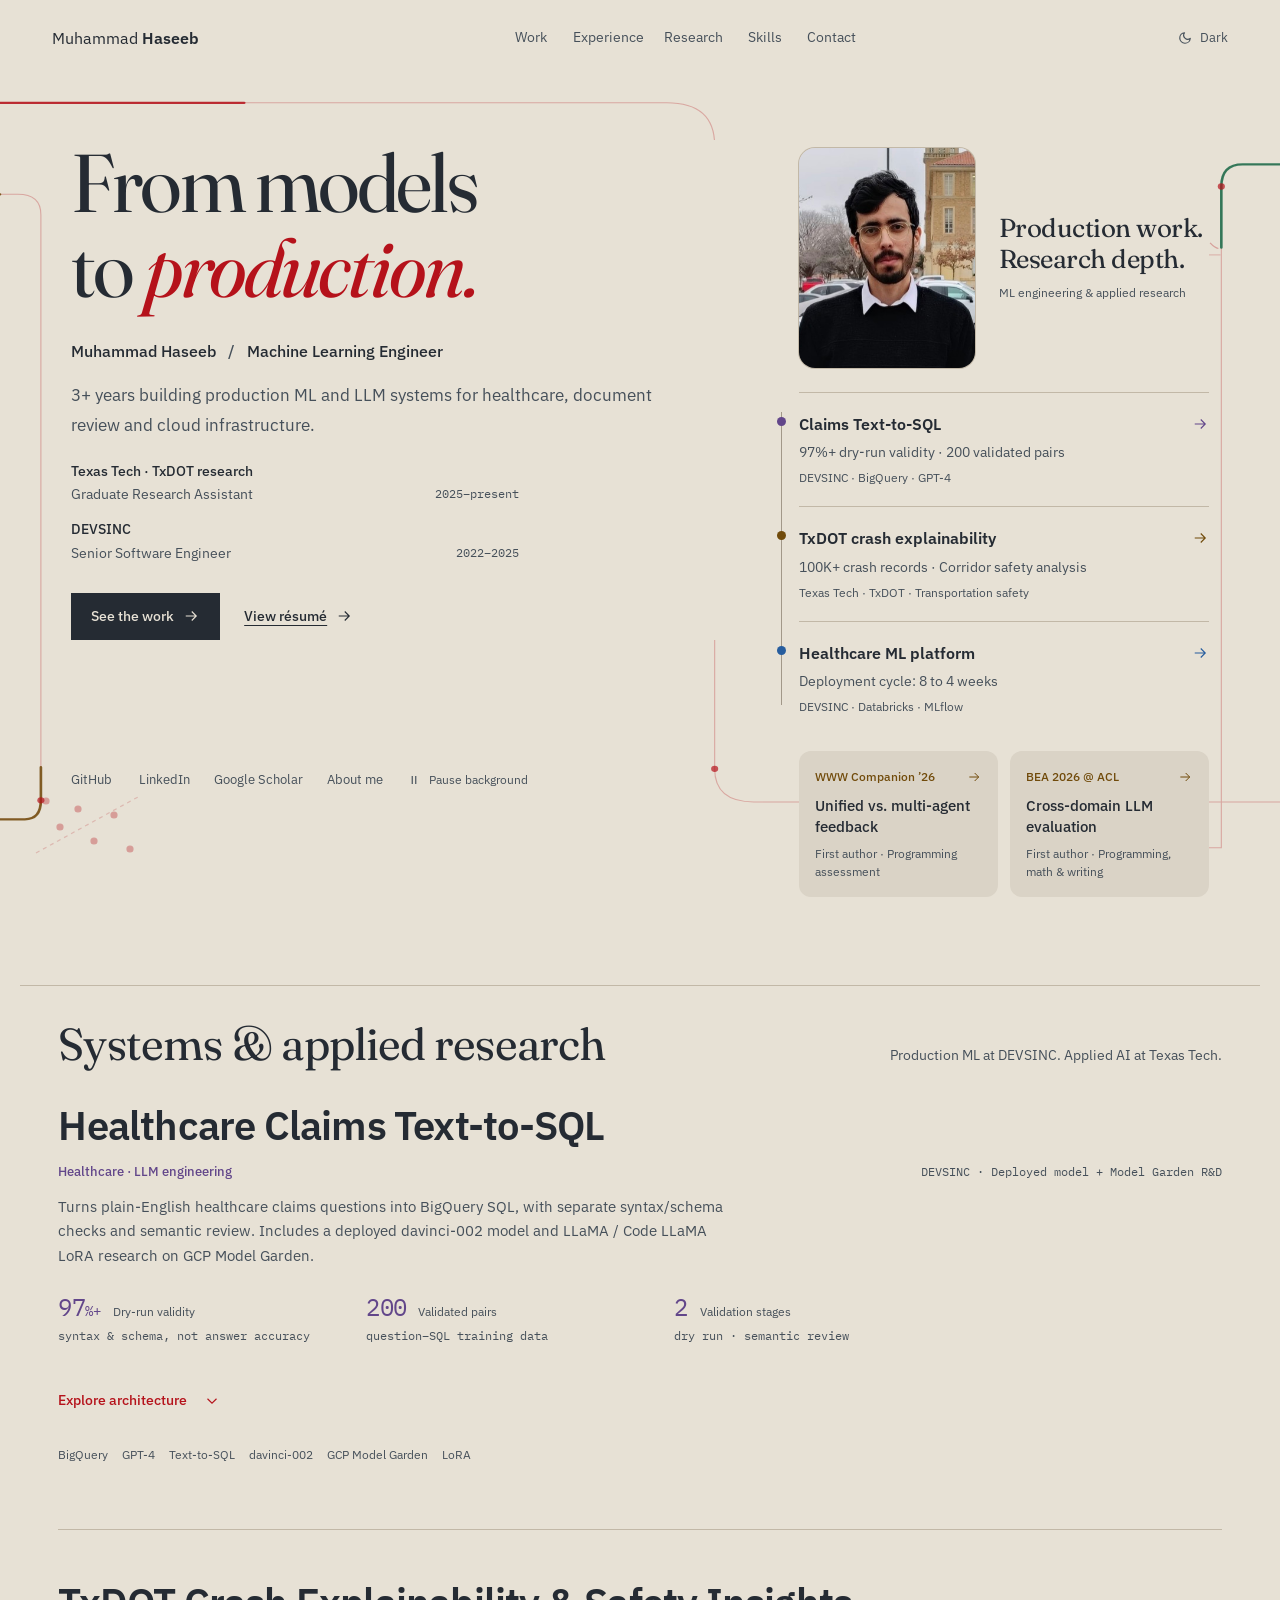
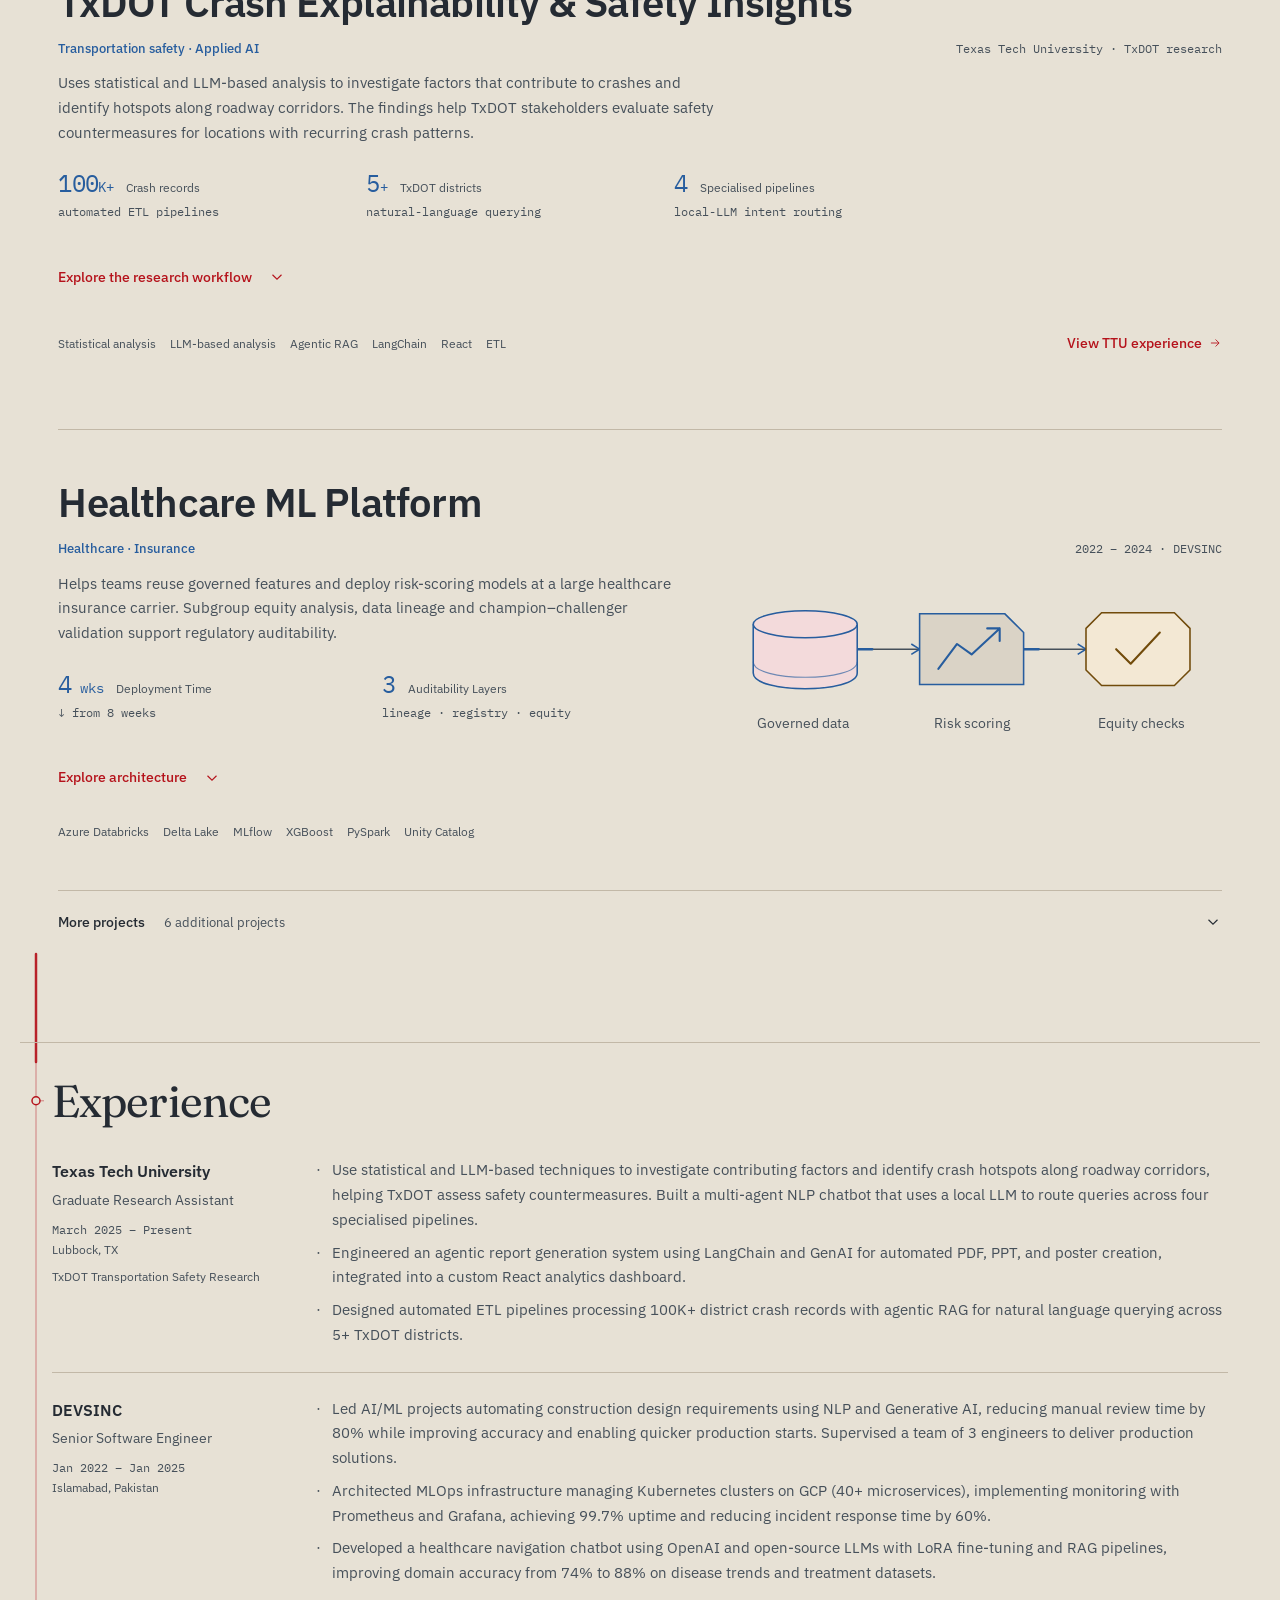
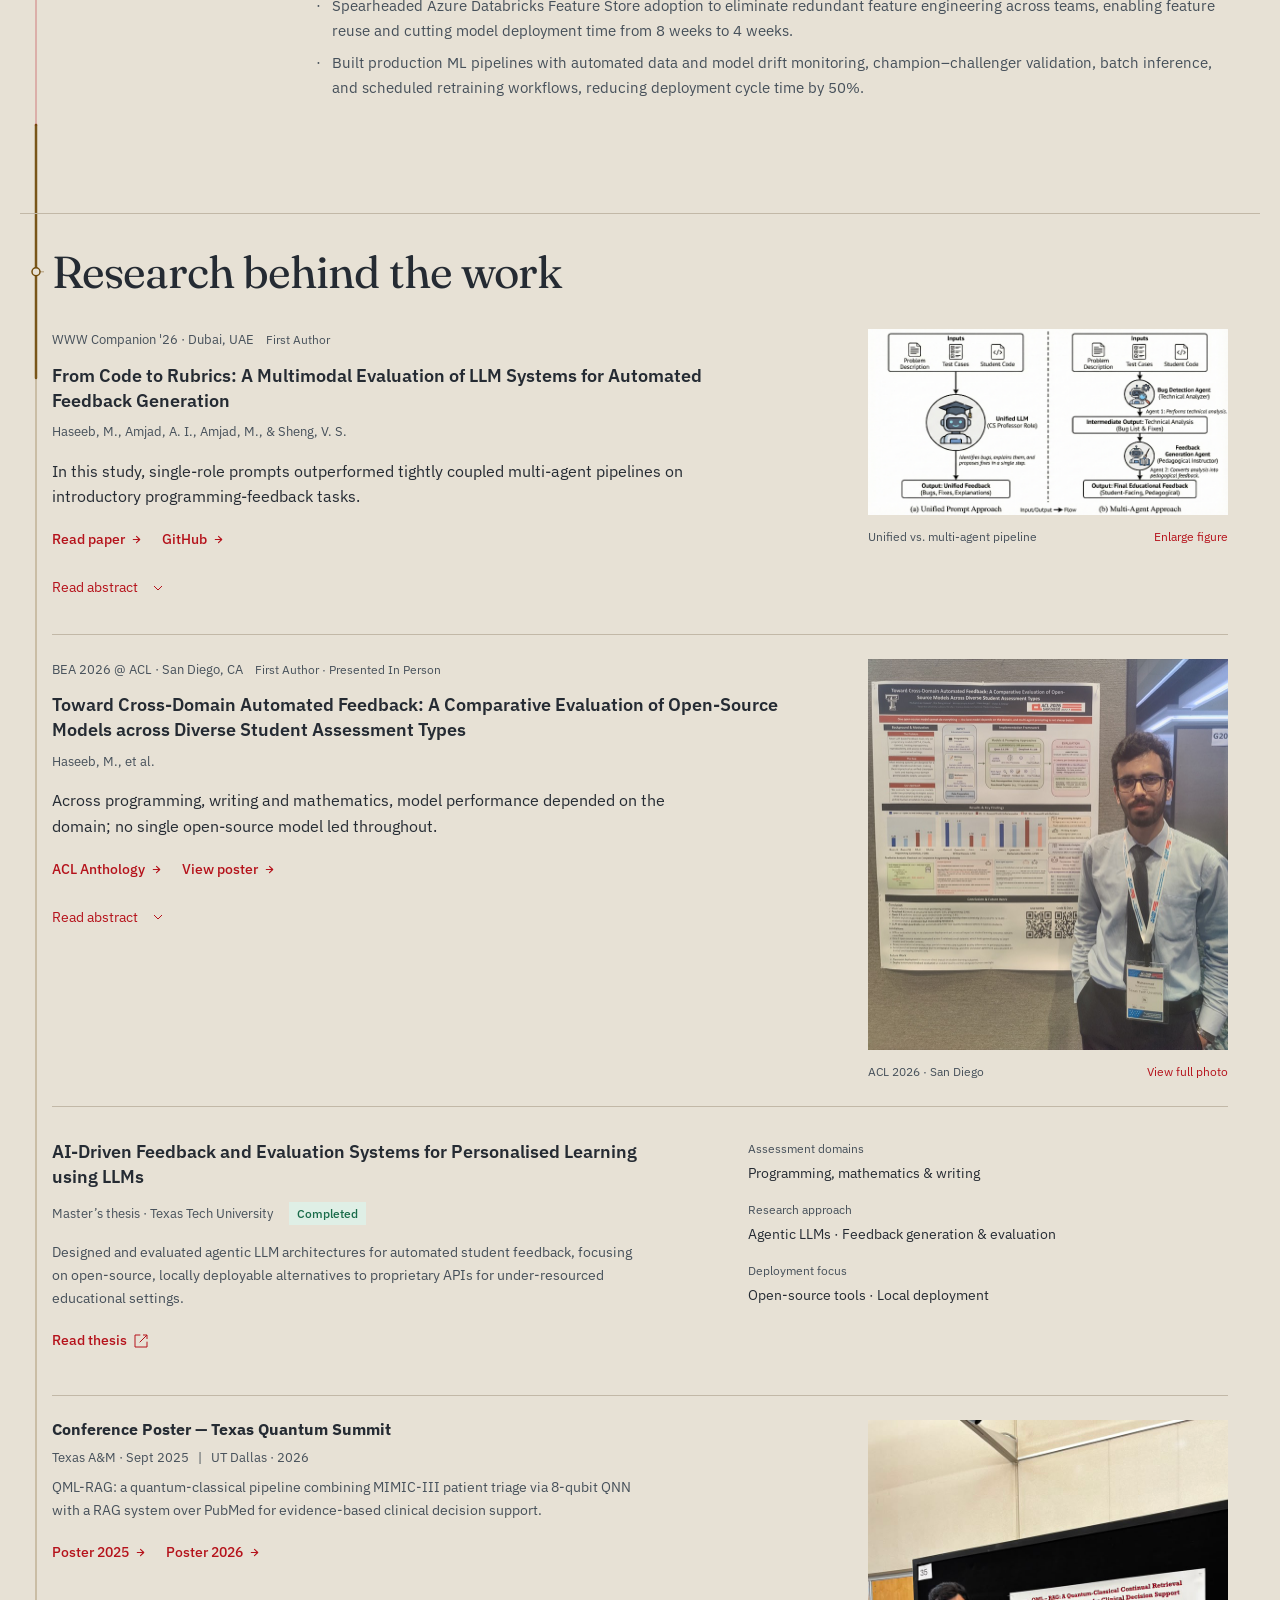
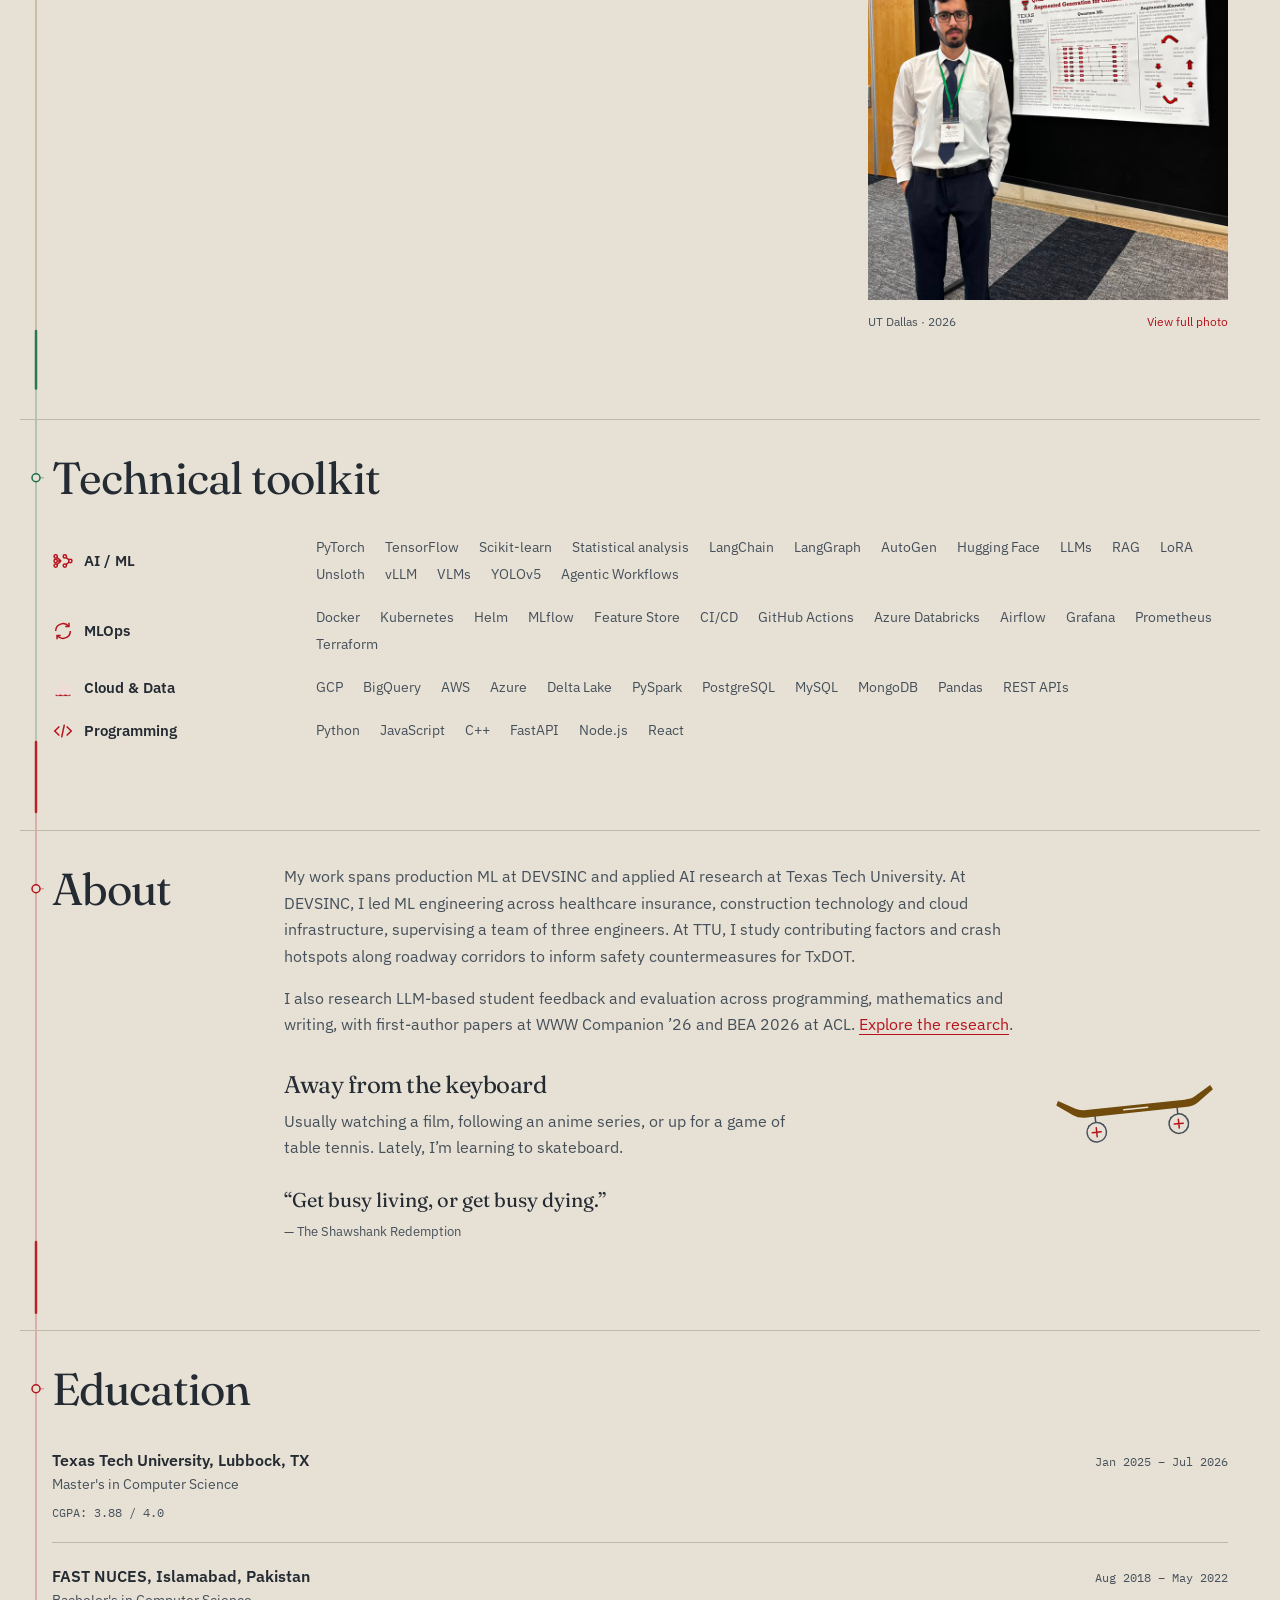
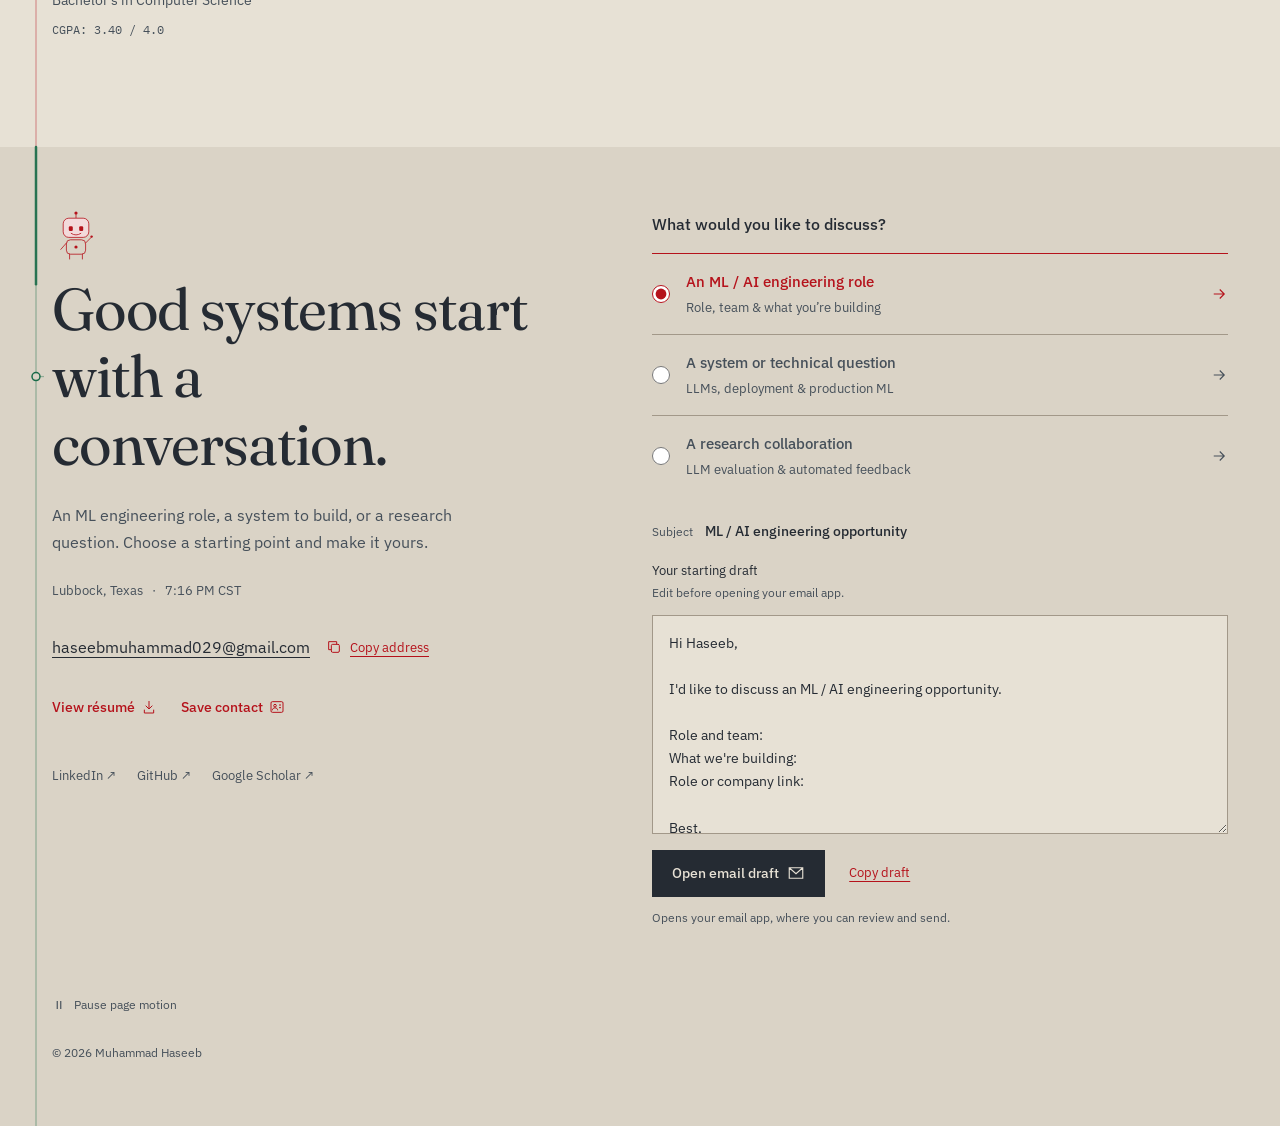
<file: index.html>
<!DOCTYPE html>
<html lang="en" data-theme="dark">
<head>
<meta charset="UTF-8">
<meta name="viewport" content="width=device-width, initial-scale=1.0">
<title>Muhammad Haseeb — ML Engineer</title>
<meta name="description" content="Muhammad Haseeb — Machine Learning Engineer. 3+ years building production LLM, NLP, and agentic AI systems at scale. Researcher at Texas Tech University.">
<link rel="preconnect" href="https://fonts.googleapis.com">
<link rel="preconnect" href="https://fonts.gstatic.com" crossorigin>
<link href="https://fonts.googleapis.com/css2?family=Fraunces:ital,opsz,wght@0,9..144,300;0,9..144,400;0,9..144,600;1,9..144,400&family=IBM+Plex+Sans:wght@300;400;500;600&family=IBM+Plex+Mono:wght@400;500&display=swap" rel="stylesheet">
<!-- Apply saved theme before first paint — prevents flash -->
<script>(()=>{let saved;try{saved=localStorage.getItem('mh-theme')}catch{}const manual=saved==='dark'||saved==='light';document.documentElement.dataset.theme=manual?saved:matchMedia('(prefers-color-scheme: dark)').matches?'dark':'light';document.documentElement.dataset.themeSource=manual?'saved':'system'})()</script>
<link rel="stylesheet" href="style.css">
</head>
<body>
<a class="skip-link" href="#main">Skip to content</a>

<!-- ============================================================
     NAV
     ============================================================ -->
<header class="site-nav">
  <div class="w nav-inner">
    <a href="#" class="nav-logo">Muhammad <strong>Haseeb</strong></a>
    <button class="nav-toggle" id="navToggle" type="button" aria-label="Open navigation" aria-expanded="false" aria-controls="mainNav" hidden>
      <svg width="20" height="20" viewBox="0 0 24 24" fill="none" stroke="currentColor" stroke-width="1.5" stroke-linecap="round" aria-hidden="true"><path class="nav-menu-icon" d="M4 6h16M4 12h16M4 18h16"/><path class="nav-close-icon" d="m6 6 12 12M18 6 6 18"/></svg>
    </button>
    <nav class="nav-links" id="mainNav" aria-label="Main navigation">
      <a href="#work">Work</a>
      <a href="#experience">Experience</a>
      <a href="#research">Research</a>
      <a href="#skills">Skills</a>
      <a href="#contact">Contact</a>
    </nav>
    <button class="theme-btn" id="themeToggle" aria-label="Toggle colour theme">
      <svg id="themeIcon" width="14" height="14" viewBox="0 0 24 24" fill="none" stroke="currentColor" stroke-width="2" stroke-linecap="round" stroke-linejoin="round" aria-hidden="true">
        <!-- moon (shown in dark mode — click to go light) -->
        <path d="M21 12.79A9 9 0 1 1 11.21 3 7 7 0 0 0 21 12.79z"/>
      </svg>
      <span id="themeLabel">Light</span>
    </button>
  </div>
</header>

<!-- ============================================================
     HERO
     ============================================================ -->
<main id="main" tabindex="-1">

<section class="hero" aria-labelledby="intro-title">
  <div class="hero-circuit" aria-hidden="true">
    <svg viewBox="0 0 1440 1040" preserveAspectRatio="none" fill="none">
      <g class="circuit-base">
        <path d="M0 34H750Q804 34 804 88V878Q804 920 848 920H1440"/>
        <path d="M1440 112H1398Q1374 112 1374 140V978H952"/>
        <path d="M0 942H28Q46 942 46 918V176Q46 150 20 150H0"/>
      </g>
      <g class="circuit-traces">
        <path class="circuit-trace" pathLength="100" d="M0 34H750Q804 34 804 88V878Q804 920 848 920H1440"/>
        <path class="circuit-trace circuit-trace-secondary" pathLength="100" d="M1440 112H1398Q1374 112 1374 140V978H952"/>
        <path class="circuit-trace circuit-trace-third" pathLength="100" d="M0 942H28Q46 942 46 918V176Q46 150 20 150H0"/>
      </g>
      <g class="circuit-ports"><circle cx="804" cy="88" r="4"/><circle cx="804" cy="878" r="4"/><circle cx="1374" cy="140" r="4"/><circle cx="46" cy="918" r="4"/></g>
    </svg>
  </div>

  <div class="hero-float" aria-hidden="true">
    <svg class="hf hf-loss" viewBox="0 0 160 90" fill="none"><path class="hf-axis" d="M10 8V78H152"/><path class="hf-curve" pathLength="100" d="M12 16C30 62 46 40 64 52S100 66 118 58S140 70 150 72"/><circle class="hf-dot" r="3.2"><animateMotion dur="7s" repeatCount="indefinite" path="M12 16C30 62 46 40 64 52S100 66 118 58S140 70 150 72"/></circle></svg>
    <svg class="hf hf-scatter" viewBox="0 0 120 90" fill="none"><circle class="hf-p p1" cx="20" cy="22" r="3"/><circle class="hf-p p2" cx="34" cy="48" r="3"/><circle class="hf-p p3" cx="52" cy="30" r="3"/><circle class="hf-p p4" cx="68" cy="62" r="3"/><circle class="hf-p p5" cx="88" cy="36" r="3"/><circle class="hf-p p6" cx="104" cy="70" r="3"/><path class="hf-fit" d="M10 74L112 18"/></svg>
  </div>
  <div class="w hero-inner">
    <div class="hero-text">
      <h1 id="intro-title"><span class="hero-title-line">From models</span><span class="hero-title-line">to <em>production.</em></span></h1>
      <p class="hero-role">Muhammad Haseeb <span aria-hidden="true">/</span> Machine Learning Engineer</p>
      <p class="hero-sub">3+ years building production ML and LLM systems for healthcare, document review and cloud infrastructure.</p>
      <dl class="hero-career" aria-label="Experience at a glance">
        <div><dt>Texas Tech · TxDOT research</dt><dd>Graduate Research Assistant <span>2025–present</span></dd></div>
        <div><dt>DEVSINC</dt><dd>Senior Software Engineer <span>2022–2025</span></dd></div>
      </dl>
      <div class="hero-cta">
        <a class="btn btn-primary" href="#work">See the work <svg width="18" height="18" viewBox="0 0 24 24" fill="none" stroke="currentColor" stroke-width="1.5" aria-hidden="true"><path d="M5 12h14m-6-6 6 6-6 6"/></svg></a>
        <a class="btn btn-resume" href="assets/resume.pdf" target="_blank" rel="noopener">View résumé <svg width="18" height="18" viewBox="0 0 24 24" fill="none" stroke="currentColor" stroke-width="1.5" aria-hidden="true"><path d="M5 12h14m-6-6 6 6-6 6"/></svg></a>
      </div>

    </div>
    <aside class="hero-evidence" aria-label="Selected production results and research">
      <div class="hero-profile">
        <span class="hero-portrait"><img src="assets/photo-portrait-480.jpg" alt="Muhammad Haseeb" width="176" height="220" fetchpriority="high" decoding="async"></span>
        <div><h2>Production work.<br>Research depth.</h2><p>ML engineering &amp; applied research</p></div>
      </div>
      <div class="hero-projects">
        <a class="hero-project hero-project-claims" href="#claims-text-to-sql">
          <span class="hero-project-title">Claims Text-to-SQL <svg width="18" height="18" viewBox="0 0 24 24" fill="none" stroke="currentColor" stroke-width="1.5" aria-hidden="true"><path d="M5 12h14m-6-6 6 6-6 6"/></svg></span>
          <span class="hero-project-impact">97%+ dry-run validity · 200 validated pairs</span>
          <span class="hero-project-stack">DEVSINC · BigQuery · GPT-4</span>
        </a>
        <a class="hero-project hero-project-ttu" href="#txdot-research">
          <span class="hero-project-title">TxDOT crash explainability <svg width="18" height="18" viewBox="0 0 24 24" fill="none" stroke="currentColor" stroke-width="1.5" aria-hidden="true"><path d="M5 12h14m-6-6 6 6-6 6"/></svg></span>
          <span class="hero-project-impact">100K+ crash records · Corridor safety analysis</span>
          <span class="hero-project-stack">Texas Tech · TxDOT · Transportation safety</span>
        </a>
        <a class="hero-project hero-project-health" href="#healthcare-platform">
          <span class="hero-project-title">Healthcare ML platform <svg width="18" height="18" viewBox="0 0 24 24" fill="none" stroke="currentColor" stroke-width="1.5" aria-hidden="true"><path d="M5 12h14m-6-6 6 6-6 6"/></svg></span>
          <span class="hero-project-impact">Deployment cycle: 8 to 4 weeks</span>
          <span class="hero-project-stack">DEVSINC · Databricks · MLflow</span>
        </a>
      </div>

      <div class="hero-papers" aria-label="Selected research publications">
        <a class="hero-paper" href="#paper-www">
          <span class="hero-paper-venue">WWW Companion ’26 <svg width="16" height="16" viewBox="0 0 24 24" fill="none" stroke="currentColor" stroke-width="1.5" aria-hidden="true"><path d="M5 12h14m-6-6 6 6-6 6"/></svg></span>
          <strong>Unified vs. multi-agent feedback</strong>
          <span>First author<span class="hero-paper-detail"> · Programming assessment</span></span>
        </a>
        <a class="hero-paper" href="#paper-bea">
          <span class="hero-paper-venue">BEA 2026 @ ACL <svg width="16" height="16" viewBox="0 0 24 24" fill="none" stroke="currentColor" stroke-width="1.5" aria-hidden="true"><path d="M5 12h14m-6-6 6 6-6 6"/></svg></span>
          <strong>Cross-domain LLM evaluation</strong>
          <span>First author<span class="hero-paper-detail"> · Programming, math &amp; writing</span></span>
        </a>
      </div>
    </aside>
    <div class="hero-credentials">
      <div class="hero-socials" aria-label="Profiles and background">
        <a href="https://github.com/haseeb2001" target="_blank" rel="noopener">GitHub</a>
        <a href="https://www.linkedin.com/in/muhammad-haseeb04" target="_blank" rel="noopener">LinkedIn</a>
        <a href="https://scholar.google.com/citations?view_op=list_works&amp;hl=en&amp;user=Ri3UeNwAAAAJ" target="_blank" rel="noopener">Google Scholar</a>
        <a href="#about">About me</a>
        <button class="motion-toggle" id="motionToggle" data-motion-control type="button" aria-pressed="true" aria-label="Pause background animation">
          <svg width="14" height="14" viewBox="0 0 24 24" fill="none" stroke="currentColor" stroke-width="2" aria-hidden="true"><path d="M9 5v14M15 5v14"/></svg>
          <span>Pause background</span>
        </button>
      </div>
    </div>
  </div>
</section>


<!-- ============================================================
     WORK
     ============================================================ -->
<section id="work" class="sec">
  <div class="w">
    <div class="sec-hd">
      <h2 class="sec-title">Systems &amp; applied research</h2><p class="section-note">Production ML at DEVSINC. Applied AI at Texas Tech.</p>
    </div>

    <div class="work-cards">
      <article class="cs-card cs-card-claims" id="claims-text-to-sql">
        <h3 class="cs-title">Healthcare Claims Text-to-SQL</h3>
        <div class="cs-meta">
          <span class="cs-domain">Healthcare · LLM engineering</span>
          <span class="cs-year">DEVSINC · Deployed model + Model Garden R&amp;D</span>
        </div>
        <p class="cs-desc">Turns plain-English healthcare claims questions into BigQuery SQL, with separate syntax/schema checks and semantic review. Includes a deployed davinci-002 model and LLaMA / Code LLaMA LoRA research on GCP Model Garden.</p>
        <div class="cs-metrics">
          <div class="cs-metric"><span class="cs-mnum">97<small>%+</small></span><span class="cs-mlbl">Dry-run validity</span><span class="cs-mchg">syntax &amp; schema, not answer accuracy</span></div>
          <div class="cs-metric"><span class="cs-mnum">200</span><span class="cs-mlbl">Validated pairs</span><span class="cs-mchg">question–SQL training data</span></div>
          <div class="cs-metric"><span class="cs-mnum">2</span><span class="cs-mlbl">Validation stages</span><span class="cs-mchg">dry run · semantic review</span></div>
        </div>
        <details class="project-details" id="details-claims-text-to-sql">
          <summary><span>Explore architecture</span><svg width="18" height="18" viewBox="0 0 24 24" fill="none" stroke="currentColor" stroke-width="1.5" aria-hidden="true"><path d="m6 9 6 6 6-6"/></svg></summary>
        <div class="cs-arch-wrap">
          <p class="cs-arch-label">System architecture</p>
          <div class="arch-live arch-live-claims">
            <iframe src="assets/healthcare_claims_architecture.html?preview=1" title="Animated Healthcare Claims Text-to-SQL architecture" loading="lazy"></iframe>
          </div>
          <details class="arch-text" open>
            <summary>Read text version</summary>
            <div class="arch-overview" role="group" aria-label="Healthcare Claims Text-to-SQL architecture">
              <div class="arch-phases"><div class="arch-phase"><h4>Ground the query</h4><ol class="arch-flow"><li class="arch-node"><strong>Claims question</strong><span>Plain-English question about healthcare claims</span></li><li class="arch-node"><strong>BigQuery schema</strong><span>INFORMATION_SCHEMA, field descriptions, columns and CREATE TABLE DDL</span></li><li class="arch-node"><strong>GPT-4 prompting</strong><span>Few-shot SQL examples with table and column context</span></li></ol></div><div class="arch-phase"><h4>Generate & validate</h4><ol class="arch-flow"><li class="arch-node"><strong>SQL generation</strong><span>BigQuery-compatible SQL</span></li><li class="arch-node"><strong>Dry-run validation</strong><span>Syntax, schema and field references; no query execution</span></li><li class="arch-node"><strong>Semantic review</strong><span>GPT-4 checks question alignment and suggests corrections</span></li></ol></div><div class="arch-phase"><h4>Export & iterate</h4><ol class="arch-flow"><li class="arch-node"><strong>Training data</strong><span>200 validated question–SQL pairs exported as CSV / JSON</span></li><li class="arch-node"><strong>Deployed model</strong><span>davinci-002 fine-tuning</span></li><li class="arch-node"><strong>Model Garden experiments</strong><span>LLaMA / Code LLaMA LoRA research on GCP</span></li></ol></div></div>
              <p class="arch-note">The 97%+ result measures BigQuery dry-run validity. Semantic review is a separate check; Model Garden experiments are distinct from the deployed davinci-002 model.</p>
            </div>
          </details>
          <button class="cs-arch-expand" onclick="openArchModal('assets/healthcare_claims_architecture.html','Healthcare Claims Text-to-SQL Architecture')" aria-label="Open full-size Healthcare Claims Text-to-SQL architecture"><svg width="16" height="16" viewBox="0 0 24 24" fill="none" stroke="currentColor" stroke-width="1.5" aria-hidden="true"><path d="M15 3h6v6M9 21H3v-6M21 3l-7 7M3 21l7-7"/></svg> Open full-size diagram</button>
        </div>
        </details>
          <aside class="project-note" aria-labelledby="note-claims">
            <h4 id="note-claims">Valid SQL is the first gate</h4>
            <p>A dry run checks syntax and field references without executing the query. Semantic review then checks alignment with the question. Keeping the two separate makes the 97%+ validity result precise: it does not claim answer correctness.</p>
          </aside>
        <div class="cs-foot">
          <div class="cs-chips"><span class="chip">BigQuery</span><span class="chip">GPT-4</span><span class="chip">Text-to-SQL</span><span class="chip">davinci-002</span><span class="chip">GCP Model Garden</span><span class="chip">LoRA</span></div>
        </div>
      </article>

      <article class="cs-card cs-card-ttu" id="txdot-research">
        <h3 class="cs-title">TxDOT Crash Explainability &amp; Safety Insights</h3>
        <div class="cs-meta"><span class="cs-domain">Transportation safety · Applied AI</span><span class="cs-year">Texas Tech University · TxDOT research</span></div>
        <p class="cs-desc">Uses statistical and LLM-based analysis to investigate factors that contribute to crashes and identify hotspots along roadway corridors. The findings help TxDOT stakeholders evaluate safety countermeasures for locations with recurring crash patterns.</p>
        <div class="cs-metrics">
          <div class="cs-metric"><span class="cs-mnum">100<small>K+</small></span><span class="cs-mlbl">Crash records</span><span class="cs-mchg">automated ETL pipelines</span></div>
          <div class="cs-metric"><span class="cs-mnum">5<small>+</small></span><span class="cs-mlbl">TxDOT districts</span><span class="cs-mchg">natural-language querying</span></div>
          <div class="cs-metric"><span class="cs-mnum">4</span><span class="cs-mlbl">Specialised pipelines</span><span class="cs-mchg">local-LLM intent routing</span></div>
        </div>
        <details class="project-details" id="details-txdot-research">
          <summary><span>Explore the research workflow</span><svg width="18" height="18" viewBox="0 0 24 24" fill="none" stroke="currentColor" stroke-width="1.5" aria-hidden="true"><path d="m6 9 6 6 6-6"/></svg></summary>
          <div class="cs-arch-wrap">
            <div class="ttu-workflow">
              <div class="ttu-strip" role="group" aria-label="Crash explainability, corridor safety analysis and safety countermeasures">
                <section class="ttu-capability"><div class="ttu-visual" aria-hidden="true"><svg viewBox="0 0 330 190" fill="none" aria-hidden="true">
                    <path class="ttu-sheet-back" d="M38 16h232v142M28 26h232v142"/>
                    <rect class="ttu-records" x="18" y="36" width="232" height="138" rx="8"/>
                    <path class="ttu-rule" d="M18 74h232M84 74v100M154 74v100M18 108h232M18 141h232"/>
                    <path class="ttu-emphasis" d="M36 55h48m18 0h78M34 91h32m35 0h34m36 0h60M34 125h32m35 0h34m36 0h60M34 158h32m35 0h34m36 0h60"/>

                  </svg></div><h4>Explain crashes</h4><p>Investigate contributing factors with statistical and LLM-based techniques.</p></section>
                <section class="ttu-capability"><div class="ttu-visual" aria-hidden="true"><svg viewBox="0 0 330 190" fill="none" aria-hidden="true">
                    <rect class="ttu-records" x="24" y="24" width="112" height="142" rx="6"/>
                    <rect class="ttu-records" x="194" y="24" width="112" height="142" rx="6"/>
                    <path class="ttu-rule" d="M42 48h76m-76 46h76m-76 46h76M212 48h76m-76 46h76m-76 46h76"/>
                    <path class="ttu-route" d="M136 48h58M136 94h58M136 140h58"/>
                    <path class="ttu-emphasis" d="M42 64h44m-44 46h44m-44 46h44M212 64h44m-44 46h44m-44 46h44"/>
                  </svg></div><h4>Identify corridor hotspots</h4><p>Analyze where crashes recur along roadway corridors and compare patterns across locations.</p></section>
                <section class="ttu-capability"><div class="ttu-visual" aria-hidden="true"><svg viewBox="0 0 330 190" fill="none" aria-hidden="true">
                    <path class="ttu-document" d="M12 45h72l20 20v102H12Z"/>
                    <path class="ttu-document" d="M118 25h72l20 20v122h-92Z"/>
                    <path class="ttu-document" d="M224 45h72l20 20v102h-92Z"/>
                    <path class="ttu-fold" d="M84 45v20h20m86-40v20h20m86 0v20h20"/>
                    <path class="ttu-rule" d="M29 123h58m-58 16h41m58-16h58m-58 16h41m66-16h58m-58 16h41"/>
                  </svg></div><h4>Inform safety countermeasures</h4><p>Help TxDOT stakeholders assess which countermeasures address the risks observed at each location.</p></section>
              </div>
              <details class="ttu-read-more">
                <summary><span>Read more about the research</span><svg width="18" height="18" viewBox="0 0 24 24" fill="none" stroke="currentColor" stroke-width="1.5" aria-hidden="true"><path d="m6 9 6 6 6-6"/></svg></summary>
                <div class="ttu-research-notes">
                  <section><h5>Crash explainability &amp; contributing factors</h5><p>Use statistical and LLM-based techniques to investigate potential root causes and contributing factors. The emphasis is on making crash analysis interpretable and useful for transportation-safety stakeholders.</p></section>
                  <section><h5>Corridor safety analysis and hotspot identification</h5><p>Examine recurring crash patterns along roadway corridors to identify hotspots and investigate contributing factors. Automated ETL processes 100K+ crash records, and agentic RAG supports natural-language queries across 5+ TxDOT districts. A local LLM routes queries across four specialised pipelines.</p></section>
                  <section><h5>Evidence for safety countermeasures</h5><p>Use corridor and hotspot findings to help stakeholders consider safety countermeasures suited to the observed crash patterns. The React analytics dashboard uses LangChain and generative AI to package the analysis in PDFs, presentations and posters for review.</p></section>
                </div>
              </details>
            </div>
          </div>
        </details>
        <aside class="project-note" aria-labelledby="note-ttu"><h4 id="note-ttu">From hotspots to countermeasures</h4><p>A hotspot flags where to investigate. Examining the crash types and contributing factors at that location helps TxDOT assess which countermeasures fit the risk.</p></aside>
        <div class="cs-foot"><div class="cs-chips"><span class="chip">Statistical analysis</span><span class="chip">LLM-based analysis</span><span class="chip">Agentic RAG</span><span class="chip">LangChain</span><span class="chip">React</span><span class="chip">ETL</span></div><a class="link-inline" href="#ttu-experience">View TTU experience <svg width="14" height="14" viewBox="0 0 24 24" fill="none" stroke="currentColor" stroke-width="1.5" aria-hidden="true"><path d="M5 12h14m-6-6 6 6-6 6"/></svg></a></div>
      </article>

      <article class="cs-card" id="healthcare-platform">
        <h3 class="cs-title">Healthcare ML Platform</h3>
        <div class="cs-meta">
          <span class="cs-domain">Healthcare · Insurance</span>
          <span class="cs-year">2022 – 2024 · DEVSINC</span>
        </div>

        <div class="cs-summary-visual">
          <div class="cs-summary-copy">
        <p class="cs-desc">
          Helps teams reuse governed features and deploy risk-scoring models at a large healthcare insurance carrier. Subgroup equity analysis, data lineage and champion–challenger validation support regulatory auditability.
        </p>
        <div class="cs-metrics cs-metrics-health">
          <div class="cs-metric">
            <span class="cs-mnum">4<small> wks</small></span>
            <span class="cs-mlbl">Deployment Time</span>
            <span class="cs-mchg">↓ from 8 weeks</span>
          </div>
          <div class="cs-metric">
            <span class="cs-mnum">3</span>
            <span class="cs-mlbl">Auditability Layers</span>
            <span class="cs-mchg">lineage · registry · equity</span>
          </div>
        </div>
          </div>
          <figure class="project-overview" role="img" aria-label="Simplified healthcare pipeline: governed data, risk scoring, and quality and equity checks. Expand the architecture for implementation details.">
            <svg viewBox="0 0 480 110" fill="none" aria-hidden="true">
              <path class="overview-connection" d="M130 55H190M290 55H350"/>
              <path class="overview-arrow" d="m182 50 8 5-8 5m160-10 8 5-8 5"/>
              <path class="overview-trace" pathLength="100" d="M130 55H190M290 55H350"/>
              <path class="overview-data" d="M30 31v47c0 20 100 20 100 0V31"/>
              <ellipse class="overview-data" cx="80" cy="31" rx="50" ry="13"/>
              <path class="overview-data-ring" d="M30 67c0 20 100 20 100 0"/>
              <path class="overview-model" d="M190 21h82l18 18v50H190Z"/>
              <path class="overview-model-mark" d="m208 74 18-24 14 10 27-25m-12 0h12v12"/>
              <path class="overview-gate" d="M365 20h70l15 15v40l-15 15h-70l-15-15V35Z"/>
              <path class="overview-check" d="m379 55 14 14 28-30"/>
            </svg>
            <figcaption><span>Governed data</span><span>Risk scoring</span><span>Equity checks</span></figcaption>
          </figure>
        </div>
        <!-- Full-width animation, with a reflowing text summary for smaller screens. -->
        <details class="project-details" id="details-healthcare-platform">
          <summary><span>Explore architecture</span><svg width="18" height="18" viewBox="0 0 24 24" fill="none" stroke="currentColor" stroke-width="1.5" aria-hidden="true"><path d="m6 9 6 6 6-6"/></svg></summary>
        <div class="cs-arch-wrap">
          <p class="cs-arch-label">System architecture</p>
          <div class="arch-live arch-live-healthcare">
            <iframe src="assets/healthcare_ml_architecture.html?preview=1" title="Animated Healthcare ML platform architecture" loading="lazy"></iframe>
          </div>
          <details class="arch-text" open>
            <summary>Read text version</summary>
          <div class="arch-overview" role="group" aria-label="Healthcare ML platform architecture">
            <div class="arch-phases"><div class="arch-phase"><h4>Data foundation</h4><ol class="arch-flow"><li class="arch-node"><strong>EHR data sources</strong><span>Clinical records, encounters, labs and diagnoses</span></li><li class="arch-node"><strong>Azure Databricks</strong><span>PySpark ETL: normalize, validate and join</span></li><li class="arch-node"><strong>Delta Lake</strong><span>Versioned features with Unity Catalog governance</span></li></ol><svg class="arch-phase-arrow" width="24" height="24" viewBox="0 0 24 24" fill="none" stroke="currentColor" stroke-width="1.5" aria-hidden="true"><path d="M4 12h15m-6-6 6 6-6 6"/></svg></div><div class="arch-phase"><h4>Model lifecycle</h4><ol class="arch-flow"><li class="arch-node"><strong>MLflow</strong><span>Experiment tracking and model registry</span></li><li class="arch-node"><strong>XGBoost risk model</strong><span>Versioned clinical risk candidates</span></li><li class="arch-node"><strong>Subgroup evaluation</strong><span>Performance across demographic and clinical cohorts</span></li></ol><svg class="arch-phase-arrow" width="24" height="24" viewBox="0 0 24 24" fill="none" stroke="currentColor" stroke-width="1.5" aria-hidden="true"><path d="M4 12h15m-6-6 6 6-6 6"/></svg></div><div class="arch-phase"><h4>Validation &amp; serving</h4><ol class="arch-flow"><li class="arch-node"><strong>Champion–challenger</strong><span>Compare candidates against quality and equity checks</span></li><li class="arch-node"><strong>Batch inference</strong><span>Produce clinical risk scores</span></li><li class="arch-node"><strong>Audit report</strong><span>Reproducible results and supporting evidence</span></li></ol></div></div>
            <p class="arch-note">Traceability across the lifecycle: Unity Catalog lineage, MLflow provenance and subgroup equity reports.</p>
          </div>
          </details>
          <!-- Draft field note: grounded in this architecture; refine with project-specific tradeoffs. -->
          <button class="cs-arch-expand" onclick="openArchModal('assets/healthcare_ml_architecture.html','Healthcare ML Platform Architecture')" aria-label="Open full-size Healthcare ML platform architecture">
            <svg width="16" height="16" viewBox="0 0 24 24" fill="none" stroke="currentColor" stroke-width="1.5" aria-hidden="true"><path d="M15 3h6v6M9 21H3v-6M21 3l-7 7M3 21l7-7"/></svg>
            Open full-size diagram
          </button>
        </div>
        </details>
          <aside class="project-note" aria-labelledby="note-healthcare">
            <h4 id="note-healthcare">Trace the score back</h4>
            <p>Batch inference produces scores in runs rather than serving individual live requests. Unity Catalog lineage, MLflow versions and subgroup reports keep the data, model and equity checks visible together.</p>
          </aside>
        <div class="cs-foot">
          <div class="cs-chips">
            <span class="chip">Azure Databricks</span>
            <span class="chip">Delta Lake</span>
            <span class="chip">MLflow</span>
            <span class="chip">XGBoost</span>
            <span class="chip">PySpark</span>
            <span class="chip">Unity Catalog</span>
          </div>
        </div>
      </article>

    </div><!-- /.work-cards -->
    <details class="more-work" id="more-projects">
      <summary><span>More projects <span class="more-work-count">6 additional projects</span></span><svg width="18" height="18" viewBox="0 0 24 24" fill="none" stroke="currentColor" stroke-width="1.5" aria-hidden="true"><path d="m6 9 6 6 6-6"/></svg></summary>
      <div class="more-work-cards">
      <article class="cs-card cs-card-g" id="cloud-platform">
        <h3 class="cs-title">Cloud DevOps Platform</h3>
        <div class="cs-meta">
          <span class="cs-domain cs-domain-g">DevOps · GCP</span>
          <span class="cs-year">2022 – 2024 · DEVSINC</span>
        </div>

        <p class="cs-desc">
          CI/CD and observability platform managing 40+ microservices on GCP Kubernetes — Terraform-provisioned infrastructure, Prometheus and Grafana monitoring, and runbook-guided incident routing achieving 99.7% uptime.
        </p>
        <div class="cs-metrics">
          <div class="cs-metric">
            <span class="cs-mnum cs-mnum-g">99.7<small>%</small></span>
            <span class="cs-mlbl">Uptime</span>
            <span class="cs-mchg">across 40+ services</span>
          </div>
          <div class="cs-metric">
            <span class="cs-mnum cs-mnum-g">60<small>%</small></span>
            <span class="cs-mlbl">Faster Response</span>
            <span class="cs-mchg">incident resolution</span>
          </div>
          <div class="cs-metric">
            <span class="cs-mnum cs-mnum-g">40<small>+</small></span>
            <span class="cs-mlbl">Microservices</span>
            <span class="cs-mchg">on GCP Kubernetes</span>
          </div>
        </div>
        <!-- Full-width animation, with a reflowing text summary for smaller screens. -->
        <details class="project-details" id="details-cloud-platform">
          <summary><span>Explore architecture</span><svg width="18" height="18" viewBox="0 0 24 24" fill="none" stroke="currentColor" stroke-width="1.5" aria-hidden="true"><path d="m6 9 6 6 6-6"/></svg></summary>
        <div class="cs-arch-wrap">
          <p class="cs-arch-label">System architecture</p>
          <div class="arch-live arch-live-devops">
            <iframe src="assets/devops_architecture.html?preview=1" title="Animated Cloud DevOps platform architecture" loading="lazy"></iframe>
          </div>
          <details class="arch-text" open>
            <summary>Read text version</summary>
          <div class="arch-overview" role="group" aria-label="Cloud DevOps platform architecture">
            <div class="arch-phases"><div class="arch-phase"><h4>Build &amp; deploy</h4><ol class="arch-flow"><li class="arch-node"><strong>GitHub Actions</strong><span>Continuous integration and delivery</span></li><li class="arch-node"><strong>Docker</strong><span>Build, tag and publish container images</span></li><li class="arch-node"><strong>Helm</strong><span>Deploy application releases to Kubernetes</span></li></ol><svg class="arch-phase-arrow" width="24" height="24" viewBox="0 0 24 24" fill="none" stroke="currentColor" stroke-width="1.5" aria-hidden="true"><path d="M4 12h15m-6-6 6 6-6 6"/></svg></div><div class="arch-phase"><h4>Runtime &amp; metrics</h4><ol class="arch-flow"><li class="arch-node"><strong>GCP Kubernetes</strong><span>40+ containerized microservices</span></li><li class="arch-node"><strong>Managed Prometheus</strong><span>Collectors and exporters capture workload metrics</span></li><li class="arch-node"><strong>Rule evaluator</strong><span>Evaluate thresholds and alert conditions</span></li></ol><svg class="arch-phase-arrow" width="24" height="24" viewBox="0 0 24 24" fill="none" stroke="currentColor" stroke-width="1.5" aria-hidden="true"><path d="M4 12h15m-6-6 6 6-6 6"/></svg></div><div class="arch-phase"><h4>Observe &amp; respond</h4><div class="arch-branches"><div><p class="arch-branch-label">Metrics path</p><ol class="arch-flow" aria-label="Metrics visualization"><li class="arch-node"><strong>Monarch DB</strong><span>Managed time-series storage</span></li><li class="arch-node"><strong>Dashboards</strong><span>Prometheus UI, Grafana or Cloud Monitoring</span></li></ol></div><div><p class="arch-branch-label">Alert path</p><ol class="arch-flow" aria-label="Incident response"><li class="arch-node"><strong>Alertmanager</strong><span>Route firing alerts</span></li><li class="arch-node"><strong>Slack &amp; runbooks</strong><span>Triage, internal resolution or owner escalation</span></li></ol></div></div></div></div>
            <p class="arch-note">Provisioning: Terraform manages GCP infrastructure. Managed Prometheus feeds Monarch for dashboards; its rule evaluator feeds Alertmanager for incident response.</p>
          </div>
          </details>
          <!-- Draft field note: grounded in this architecture; refine with project-specific tradeoffs. -->
          <button class="cs-arch-expand" onclick="openArchModal('assets/devops_architecture.html','Cloud DevOps Platform Architecture')" aria-label="Open full-size Cloud DevOps platform architecture">
            <svg width="16" height="16" viewBox="0 0 24 24" fill="none" stroke="currentColor" stroke-width="1.5" aria-hidden="true"><path d="M15 3h6v6M9 21H3v-6M21 3l-7 7M3 21l7-7"/></svg>
            Open full-size diagram
          </button>
        </div>
        </details>
          <aside class="project-note" aria-labelledby="note-devops">
            <h4 id="note-devops">From a signal to an owner</h4>
            <p>Dashboards show what changed; alert routing determines who acts. The metrics path feeds Monarch and dashboards, while evaluated rules route through Alertmanager to Slack and runbooks. Both paths matter for incident response.</p>
          </aside>
        <div class="cs-foot">
          <div class="cs-chips">
            <span class="chip">GCP</span>
            <span class="chip">Kubernetes</span>
            <span class="chip">Helm</span>
            <span class="chip">Terraform</span>
            <span class="chip">Prometheus</span>
            <span class="chip">Grafana</span>
          </div>
        </div>
      </article>

      <!-- ── SmartCompliance (Brians) ── -->
      <article class="cs-card cs-card-o" id="smartcompliance">
        <h3 class="cs-title">SmartCompliance</h3>
        <div class="cs-meta">
          <span class="cs-domain cs-domain-o">Document AI · Construction</span>
          <span class="cs-year">2022 – 2024 · DEVSINC</span>
        </div>

        <p class="cs-desc">
          End-to-end document intelligence pipeline that reads contractor proposals, retrieves relevant sections via hybrid vector search, and generates evidence-grounded compliance verdicts — reducing manual review time by 80%, improving accuracy and helping production start sooner.
        </p>
        <div class="cs-metrics">
          <div class="cs-metric">
            <span class="cs-mnum cs-mnum-o">80<small>%</small></span>
            <span class="cs-mlbl">Less review time</span>
            <span class="cs-mchg">manual proposal review</span>
          </div>
          <div class="cs-metric">
            <span class="cs-mnum cs-mnum-o">3</span>
            <span class="cs-mlbl">Analysis Levels</span>
            <span class="cs-mchg">text · table · image</span>
          </div>
        </div>
        <!-- Full-width animation, with a reflowing text summary for smaller screens. -->
        <details class="project-details" id="details-smartcompliance">
          <summary><span>Explore architecture</span><svg width="18" height="18" viewBox="0 0 24 24" fill="none" stroke="currentColor" stroke-width="1.5" aria-hidden="true"><path d="m6 9 6 6 6-6"/></svg></summary>
        <div class="cs-arch-wrap">
          <p class="cs-arch-label">System architecture</p>
          <div class="arch-live arch-live-construction">
            <iframe src="assets/construction_compliance_architecture.html?preview=1" title="Animated SmartCompliance architecture" loading="lazy"></iframe>
          </div>
          <details class="arch-text" open>
            <summary>Read text version</summary>
          <div class="arch-overview" role="group" aria-label="SmartCompliance architecture">
            <div class="arch-phases"><div class="arch-phase"><h4>Read the proposal</h4><ol class="arch-flow"><li class="arch-node"><strong>Proposal PDF</strong><span>Unstructured contractor submissions</span></li><li class="arch-node"><strong>Azure Document Intelligence</strong><span>Extract text, tables and document sections</span></li><li class="arch-node"><strong>Text chunking</strong><span>Prepare sections for retrieval</span></li></ol><svg class="arch-phase-arrow" width="24" height="24" viewBox="0 0 24 24" fill="none" stroke="currentColor" stroke-width="1.5" aria-hidden="true"><path d="M4 12h15m-6-6 6 6-6 6"/></svg></div><div class="arch-phase"><h4>Retrieve evidence</h4><ol class="arch-flow"><li class="arch-node"><strong>BM25 + embeddings</strong><span>Parallel sparse keyword and dense vector retrieval</span></li><li class="arch-node"><strong>Milvus</strong><span>Hybrid search over indexed proposal content</span></li></ol><p class="arch-support">Dense vectors: OpenAI text-embedding-3-large.</p><svg class="arch-phase-arrow" width="24" height="24" viewBox="0 0 24 24" fill="none" stroke="currentColor" stroke-width="1.5" aria-hidden="true"><path d="M4 12h15m-6-6 6 6-6 6"/></svg></div><div class="arch-phase"><h4>Evaluate &amp; report</h4><ol class="arch-flow"><li class="arch-node"><strong>LLM comparison</strong><span>Compare retrieved evidence with design requirements</span></li><li class="arch-node"><strong>Compliance verdict</strong><span>Evidence-grounded pass or fail decisions</span></li><li class="arch-node"><strong>Excel report</strong><span>Auditable decisions with supporting evidence</span></li></ol></div></div>
            <p class="arch-note">Review context: 250–300 page proposals against 20–25 page design specifications for contractor shortlisting.</p>
          </div>
          </details>
          <!-- Draft field note: grounded in this architecture; refine with project-specific tradeoffs. -->
          <button class="cs-arch-expand" onclick="openArchModal('assets/construction_compliance_architecture.html','SmartCompliance Architecture')" aria-label="Open full-size SmartCompliance architecture">
            <svg width="16" height="16" viewBox="0 0 24 24" fill="none" stroke="currentColor" stroke-width="1.5" aria-hidden="true"><path d="M15 3h6v6M9 21H3v-6M21 3l-7 7M3 21l7-7"/></svg>
            Open full-size diagram
          </button>
        </div>
        </details>
          <aside class="project-note" aria-labelledby="note-construction">
            <h4 id="note-construction">Retrieve terms and meaning</h4>
            <p>BM25 supports exact keyword matches; embeddings retrieve related wording. The hybrid index brings both into the comparison step. Supporting evidence in the Excel report gives a reviewer something to inspect beyond a pass or fail.</p>
          </aside>
        <div class="cs-foot">
          <div class="cs-chips">
            <span class="chip">Azure Document Intelligence</span>
            <span class="chip">Milvus</span>
            <span class="chip">GPT-4o-mini</span>
            <span class="chip">BM25</span>
            <span class="chip">text-embedding-3-large</span>
            <span class="chip">FastAPI</span>
          </div>
        </div>
      </article>

      <article class="cs-card" id="document-semantic-matching">
        <h3 class="cs-title">Clinical Trial Document Intelligence</h3>
        <div class="cs-meta">
          <span class="cs-domain">Clinical research · Document AI</span>
        </div>
        <p class="cs-desc">Contributed to a document intelligence system that organizes prior clinical trial material for reuse in protocol drafting. It ingests protocols and supporting documents, preserves their section structure, and maps varied descriptions of study activities to a shared vocabulary. The structured output supports finding relevant material by study topic and protocol section.</p>

        <details class="project-details" id="details-document-semantic-matching">
          <summary><span>Explore architecture</span><svg width="18" height="18" viewBox="0 0 24 24" fill="none" stroke="currentColor" stroke-width="1.5" aria-hidden="true"><path d="m6 9 6 6 6-6"/></svg></summary>
          <div class="cs-arch-wrap">
            <div class="arch-live arch-live-clinical-documents">
              <iframe src="assets/clinical_document_architecture.html?preview=1" title="Animated clinical trial document intelligence architecture" loading="lazy"></iframe>
            </div>
            <details class="arch-text" open>
              <summary>Read text version</summary>
            <div class="arch-overview" role="group" aria-label="Clinical trial document intelligence architecture">
              <div class="arch-phases">
                <div class="arch-phase">
                  <h4>Ingest and parse</h4>
                  <ol class="arch-flow">
                    <li class="arch-node"><strong>Document intake</strong><span>A file upload emits an event that starts processing. The orchestrator coordinates stage APIs and waits for asynchronous work to finish before advancing.</span></li>
                    <li class="arch-node"><strong>Section extraction</strong><span>Extract the outline and use its page references to recover headings and subsections. Split the structured sections into passages that retain local context.</span></li>
                  </ol>
                  <svg class="arch-phase-arrow" width="24" height="24" viewBox="0 0 24 24" fill="none" stroke="currentColor" stroke-width="1.5" aria-hidden="true"><path d="M4 12h15m-6-6 6 6-6 6"/></svg>
                </div>
                <div class="arch-phase">
                  <h4>Retrieve and select</h4>
                  <ol class="arch-flow">
                    <li class="arch-node"><strong>Semantic retrieval</strong><span>Embed passages and vocabulary entries, including synonyms. Use cosine similarity to rank candidates for each passage.</span></li>
                    <li class="arch-node"><strong>Retrieval-augmented matching</strong><span>Prompt a language model with the passage and the retrieved shortlist. The model selects a concept from those candidates and the pipeline retains its relevant relationships.</span></li>
                  </ol>
                  <svg class="arch-phase-arrow" width="24" height="24" viewBox="0 0 24 24" fill="none" stroke="currentColor" stroke-width="1.5" aria-hidden="true"><path d="M4 12h15m-6-6 6 6-6 6"/></svg>
                </div>
                <div class="arch-phase">
                  <h4>Reuse clinical knowledge</h4>
                  <ol class="arch-flow">
                    <li class="arch-node"><strong>Structured export</strong><span>Serialize selected concepts and relationships for downstream use in a knowledge graph.</span></li>
                    <li class="arch-node"><strong>Protocol authoring</strong><span>Find relevant material from prior protocols by study topic and section. Normalized activity terms also support comparison with standard procedure-code descriptions.</span></li>
                  </ol>
                </div>
              </div>
            </div>
            </details>
            <button class="cs-arch-expand" onclick="openArchModal('assets/clinical_document_architecture.html','Clinical Trial Document Intelligence Architecture')" aria-label="Open full-size clinical trial document intelligence architecture"><svg width="16" height="16" viewBox="0 0 24 24" fill="none" stroke="currentColor" stroke-width="1.5" aria-hidden="true"><path d="M15 3h6v6M9 21H3v-6M21 3l-7 7M3 21l7-7"/></svg> Open full-size diagram</button>
            <div class="clinical-engineering">
              <section>
                <h4>Parsing documents with mixed layouts</h4>
                <p>The team compared direct text extraction, layout-aware parsers, and model-assisted parsing for long PDFs with tables, images, and inconsistent headings. Targeting the outline pages made it easier to attach subsections to the right parent. Searching a small window around each page reference accounted for merged pages and missed page breaks.</p>
              </section>
              <section>
                <h4>Comparing embeddings and mapping vocabulary</h4>
                <p>The project compared biomedical, clinical, and general-purpose encoders on short activity labels and full passage descriptions. Vocabulary labels and synonyms helped align different descriptions to a common concept. A related mapping workflow compared those normalized activities with standard procedure-code descriptions.</p>
              </section>
              <section>
                <h4>Coordinating processing stages</h4>
                <p>Upload events initiate a run. The orchestrator dispatches heavy processing to asynchronous workers and calls lightweight services directly. Workers write completion records, and change events let the orchestrator collect results and start the next stage.</p>
              </section>
            </div>
          </div>
        </details>
        <aside class="project-note" aria-labelledby="note-document-semantic-matching">
          <h4 id="note-document-semantic-matching">Use the section to interpret the match</h4>
          <p>A short activity label can be ambiguous on its own. The retrieval step narrows the vocabulary, and the model uses the surrounding passage to choose among candidates.</p>
        </aside>
        <div class="cs-foot">
          <div class="cs-chips">
            <span class="chip">PDF parsing</span>
            <span class="chip">Clinical ontology mapping</span>
            <span class="chip">Semantic chunking</span>
            <span class="chip">Sentence embeddings</span>
            <span class="chip">Cosine similarity</span>
            <span class="chip">Retrieval-augmented matching</span>
            <span class="chip">Event-driven orchestration</span>
          </div>
        </div>
      </article>

    </div><!-- /.more-work-cards -->

    <!-- Smaller supplementary projects -->
    <p class="proj-also">Additional work</p>
    <div class="proj-grid">
      <div class="proj-card">
        <h3>HealthQuery Intelligence</h3>
        <p>Conversational AI system for natural language querying over a cloud-hosted medical dataset — intent classification routing queries across specialised clinical pipelines.</p>
      </div>
      <div class="proj-card">
        <h3>TradeHub Platform</h3>
        <p>Microservices architecture for a medical-instruments trading platform, managing the complete trade flow from order-making to clearing within a GCP cluster.</p>
      </div>
      <div class="proj-card">
        <h3>Quantum ML + RAG Clinical AI</h3>
        <p>Clinical decision support system combining Quantum ML (MIMIC dataset) with a RAG pipeline over PubMed for evidence-based case retrieval — presented at Texas First Quantum Summit.</p>
      </div>
    </div>

    </details>

  </div>
</section>

<!-- ============================================================
     EXPERIENCE
     ============================================================ -->
<section id="experience" class="sec journey-section" data-journey>
  <div class="w">
    <div class="sec-hd">
      <h2 class="sec-title">Experience</h2>
    </div>
    <div class="exp-list">

      <div class="exp-entry" id="ttu-experience">
        <div class="exp-meta">
          <p class="exp-co">Texas Tech University</p>
          <p class="exp-role">Graduate Research Assistant</p>
          <p class="exp-date">March 2025 – Present</p>
          <p class="exp-loc">Lubbock, TX</p>
          <p class="exp-sub">TxDOT Transportation Safety Research</p>
        </div>
        <ul class="exp-bullets">
          <li>Use statistical and LLM-based techniques to investigate contributing factors and identify crash hotspots along roadway corridors, helping TxDOT assess safety countermeasures. Built a multi-agent NLP chatbot that uses a local LLM to route queries across four specialised pipelines.</li>
          <li>Engineered an agentic report generation system using LangChain and GenAI for automated PDF, PPT, and poster creation, integrated into a custom React analytics dashboard.</li>
          <li>Designed automated ETL pipelines processing 100K+ district crash records with agentic RAG for natural language querying across 5+ TxDOT districts.</li>
        </ul>
      </div>

      <div class="exp-entry">
        <div class="exp-meta">
          <p class="exp-co">DEVSINC</p>
          <p class="exp-role">Senior Software Engineer</p>
          <p class="exp-date">Jan 2022 – Jan 2025</p>
          <p class="exp-loc">Islamabad, Pakistan</p>
        </div>
        <ul class="exp-bullets">
          <li>Led AI/ML projects automating construction design requirements using NLP and Generative AI, reducing manual review time by 80% while improving accuracy and enabling quicker production starts. Supervised a team of 3 engineers to deliver production solutions.</li>
          <li>Architected MLOps infrastructure managing Kubernetes clusters on GCP (40+ microservices), implementing monitoring with Prometheus and Grafana, achieving 99.7% uptime and reducing incident response time by 60%.</li>
          <li>Developed a healthcare navigation chatbot using OpenAI and open-source LLMs with LoRA fine-tuning and RAG pipelines, improving domain accuracy from 74% to 88% on disease trends and treatment datasets.</li>
          <li>Spearheaded Azure Databricks Feature Store adoption to eliminate redundant feature engineering across teams, enabling feature reuse and cutting model deployment time from 8 weeks to 4 weeks.</li>
          <li>Built production ML pipelines with automated data and model drift monitoring, champion–challenger validation, batch inference, and scheduled retraining workflows, reducing deployment cycle time by 50%.</li>
        </ul>
      </div>

    </div>
  </div>
</section>

<!-- ============================================================
     RESEARCH
     ============================================================ -->
<!-- Lightbox overlay -->
<dialog class="fig-overlay" id="figOverlay" aria-label="Figure enlarged view">
  <button class="fig-close" id="figClose" aria-label="Close enlarged figure" autofocus>
    <svg width="16" height="16" viewBox="0 0 24 24" fill="none" stroke="currentColor" stroke-width="2" stroke-linecap="round" aria-hidden="true"><path d="M18 6L6 18M6 6l12 12"/></svg>
  </button>
  <img id="figImg" alt="">
  <div class="fig-caption" id="figCaption"></div>
  <a class="fig-original" id="figOriginal" target="_blank" rel="noopener">Open original image</a>
</dialog>

<section id="research" class="sec journey-section" data-journey>
  <div class="w">
    <div class="sec-hd">
      <h2 class="sec-title">Research behind the work</h2>
    </div>

    <!-- Paper 1 — WWW Companion '26 -->
    <div class="paper-card" id="paper-www">
      <div class="paper-card-body">
        <div>
          <div class="pub-venue">
            WWW Companion '26 · Dubai, UAE
            <span class="pub-badge">First Author</span>
          </div>
          <h3 class="pub-title">From Code to Rubrics: A Multimodal Evaluation of LLM Systems for Automated Feedback Generation</h3>
          <p class="pub-authors">Haseeb, M., Amjad, A. I., Amjad, M., &amp; Sheng, V. S.</p>
          <p class="paper-finding">In this study, single-role prompts outperformed tightly coupled multi-agent pipelines on introductory programming-feedback tasks.</p>
          <div class="paper-links">
            <a class="link-inline" href="https://doi.org/10.1145/3774905.3795458" target="_blank" rel="noopener">
              Read paper
              <svg width="11" height="11" viewBox="0 0 24 24" fill="none" stroke="currentColor" stroke-width="2.5" stroke-linecap="round" stroke-linejoin="round" aria-hidden="true"><path d="M5 12h14M12 5l7 7-7 7"/></svg>
            </a>
            <a class="link-inline" href="https://github.com/ed-grading/programming_feedback_generation" target="_blank" rel="noopener">
              GitHub
              <svg width="11" height="11" viewBox="0 0 24 24" fill="none" stroke="currentColor" stroke-width="2.5" stroke-linecap="round" stroke-linejoin="round" aria-hidden="true"><path d="M5 12h14M12 5l7 7-7 7"/></svg>
            </a>
          </div>
          <details class="paper-details" id="abstract-www">
            <summary aria-label="Read abstract and citation: From Code to Rubrics"><span>Read abstract</span><svg width="16" height="16" viewBox="0 0 24 24" fill="none" stroke="currentColor" stroke-width="1.5" aria-hidden="true"><path d="m6 9 6 6 6-6"/></svg></summary>
            <p class="paper-abstract">Compared unified vs. multi-agent LLM prompting (Qwen2.5-Coder, GPT-OSS, DeepSeek-R1, Llama-3.3) for automated programming feedback on 57 student submissions. Showed single-role prompts outperform tightly-coupled agent pipelines for introductory tasks; introduced a J1-style thinking judge that substantially improved automated evaluation agreement with human annotators.</p>
            <p class="pub-citation">Haseeb, M., Amjad, A. I., Amjad, M., &amp; Sheng, V. S. &mdash; <em>Companion Proceedings of The ACM Web Conference 2026</em>, April 13&ndash;17, Dubai. ACM.</p>
          </details>
        </div>
        <figure class="paper-thumb"><button class="paper-image-button" type="button" onclick="openFig('assets/paper-www-pipeline.png','Unified vs. Multi-Agent Pipeline Architecture — Fig. A.5')" aria-label="Enlarge unified and multi-agent pipeline figure">
          <img src="assets/paper-www-pipeline.png" alt="Unified vs Multi-Agent Pipeline Architecture" width="774" height="400" loading="lazy" decoding="async">
          </button>
          <figcaption>Unified vs. multi-agent pipeline <span>Enlarge figure</span></figcaption>
        </figure>
      </div>
    </div>

    <!-- Paper 2 — BEA 2026 @ ACL -->
    <div class="paper-card" id="paper-bea">
      <div class="paper-card-body">
        <div>
          <div class="pub-venue">
            BEA 2026 @ ACL · San Diego, CA
            <span class="pub-badge">First Author · Presented In Person</span>
          </div>
          <h3 class="pub-title">Toward Cross-Domain Automated Feedback: A Comparative Evaluation of Open-Source Models across Diverse Student Assessment Types</h3>
          <p class="pub-authors">Haseeb, M., et al.</p>
          <p class="paper-finding">Across programming, writing and mathematics, model performance depended on the domain; no single open-source model led throughout.</p>
          <div class="paper-links">
            <a class="link-inline" href="https://aclanthology.org/2026.bea-1.64/" target="_blank" rel="noopener">
              ACL Anthology
              <svg width="11" height="11" viewBox="0 0 24 24" fill="none" stroke="currentColor" stroke-width="2.5" stroke-linecap="round" stroke-linejoin="round" aria-hidden="true"><path d="M5 12h14M12 5l7 7-7 7"/></svg>
            </a>
            <a class="link-inline" href="assets/paper-bea-poster.pdf" target="_blank" rel="noopener">
              View poster
              <svg width="11" height="11" viewBox="0 0 24 24" fill="none" stroke="currentColor" stroke-width="2.5" stroke-linecap="round" stroke-linejoin="round" aria-hidden="true"><path d="M5 12h14M12 5l7 7-7 7"/></svg>
            </a>
          </div>
          <details class="paper-details" id="abstract-bea">
            <summary aria-label="Read abstract and citation: Toward Cross-Domain Automated Feedback"><span>Read abstract</span><svg width="16" height="16" viewBox="0 0 24 24" fill="none" stroke="currentColor" stroke-width="1.5" aria-hidden="true"><path d="m6 9 6 6 6-6"/></svg></summary>
            <p class="paper-abstract">Evaluated Qwen 3.5 and DeepSeek R1 for automated feedback generation across three educational domains — programming, writing, and mathematics — using unified and multi-agent prompting strategies. Key finding: no single open-source model dominates all domains; DeepSeek R1 excels at structured tasks while Qwen 3.5 leads on open-ended ones; multi-agent prompting actively degrades performance on tasks requiring coherent reasoning chains.</p>
            <p class="pub-citation">Haseeb, M., et al. &mdash; <em>21st Workshop on Innovative Use of NLP for Building Educational Applications</em>, ACL 2026.</p>
          </details>
        </div>
        <figure class="paper-thumb"><button class="paper-image-button" type="button" onclick="openFig('assets/paper-bea-photo.jpg','Presenting at BEA 2026 @ ACL San Diego')" aria-label="Enlarge ACL 2026 presentation photo">
          <img src="assets/paper-bea-photo-720.jpg" srcset="assets/paper-bea-photo-720.jpg 720w, assets/paper-bea-photo-1080.jpg 1080w" sizes="(max-width: 520px) calc(100vw - 40px), (max-width: 680px) 480px, (max-width: 860px) 440px, 360px" alt="Presenting BEA 2026 poster at ACL San Diego" width="3002" height="3264" loading="lazy" decoding="async">
          </button>
          <figcaption>ACL 2026 · San Diego <span>View full photo</span></figcaption>
        </figure>
      </div>
    </div>

    <div class="thesis-entry" id="masters-thesis">
      <div class="thesis-summary">
        <h3 class="thesis-title">AI-Driven Feedback and Evaluation Systems for Personalised Learning using LLMs</h3>
        <p class="thesis-meta"><span>Master’s thesis · Texas Tech University</span><span class="thesis-status">Completed</span></p>
        <p class="thesis-desc">Designed and evaluated agentic LLM architectures for automated student feedback, focusing on open-source, locally deployable alternatives to proprietary APIs for under-resourced educational settings.</p>
        <a class="link-inline" href="https://ttu-ir.tdl.org/items/048bf18a-a528-40f2-9ae9-72e5a424f357" target="_blank" rel="noopener">Read thesis <svg width="16" height="16" viewBox="0 0 24 24" fill="none" stroke="currentColor" stroke-width="1.5" aria-hidden="true"><path d="M15 3h6v6M10 14 21 3M21 13v8H3V3h8"/></svg></a>
      </div>
      <dl class="thesis-scope">
        <div><dt>Assessment domains</dt><dd>Programming, mathematics &amp; writing</dd></div>
        <div><dt>Research approach</dt><dd>Agentic LLMs · Feedback generation &amp; evaluation</dd></div>
        <div><dt>Deployment focus</dt><dd>Open-source tools · Local deployment</dd></div>
      </dl>
    </div>

    <div class="poster-entry">
      <div class="poster-left">
        <h4>Conference Poster — Texas Quantum Summit</h4>
        <p class="poster-date">Texas A&amp;M · Sept 2025 &nbsp;&nbsp;|&nbsp;&nbsp; UT Dallas · 2026</p>
        <p>QML-RAG: a quantum-classical pipeline combining MIMIC-III patient triage via 8-qubit QNN with a RAG system over PubMed for evidence-based clinical decision support.</p>
        <div class="paper-links">
          <a class="link-inline" href="assets/Quantum Summit Poster.pdf" target="_blank" rel="noopener">
            Poster 2025
            <svg width="11" height="11" viewBox="0 0 24 24" fill="none" stroke="currentColor" stroke-width="2.5" stroke-linecap="round" stroke-linejoin="round" aria-hidden="true"><path d="M5 12h14M12 5l7 7-7 7"/></svg>
          </a>
          <a class="link-inline" href="assets/quantum-summit-2026-poster.pdf" target="_blank" rel="noopener">
            Poster 2026
            <svg width="11" height="11" viewBox="0 0 24 24" fill="none" stroke="currentColor" stroke-width="2.5" stroke-linecap="round" stroke-linejoin="round" aria-hidden="true"><path d="M5 12h14M12 5l7 7-7 7"/></svg>
          </a>
        </div>
      </div>
      <figure class="paper-thumb"><button class="paper-image-button" type="button" onclick="openFig('assets/quantum-summit-2026-photo.jpg','UT Dallas Quantum Summit 2026 — QML-RAG')" aria-label="Enlarge Quantum Summit presentation photo">
        <img src="assets/quantum-summit-2026-photo.jpg" alt="Presenting at UT Dallas Quantum Summit 2026" width="768" height="1024" loading="lazy" decoding="async">
        </button>
        <figcaption>UT Dallas · 2026 <span>View full photo</span></figcaption>
      </figure>
    </div>

  </div>
</section>

<!-- ============================================================
     SKILLS
     ============================================================ -->
<section id="skills" class="sec journey-section" data-journey>
  <div class="w">
    <div class="sec-hd">
      <h2 class="sec-title">Technical toolkit</h2>
    </div>
    <div class="skills-grid">
      <div class="skill-cat">
        <h4 class="skill-h"><svg class="ml-ico ml-ico-net" viewBox="0 0 24 24" fill="none" stroke="currentColor" stroke-width="1.5" aria-hidden="true"><path d="M4 7l6 5M4 17l6-5M4 12h6M14 7l6 5M14 17l6-5"/><circle cx="4" cy="7" r="1.8"/><circle cx="4" cy="17" r="1.8"/><circle cx="4" cy="12" r="1.8"/><circle cx="14" cy="7" r="1.8"/><circle cx="14" cy="17" r="1.8"/><circle cx="20" cy="12" r="1.8"/></svg><span>AI / ML</span></h4>
        <div class="skill-tags">
          <span class="skill-tag">PyTorch</span>
          <span class="skill-tag">TensorFlow</span>
          <span class="skill-tag">Scikit-learn</span>
          <span class="skill-tag">Statistical analysis</span>
          <span class="skill-tag">LangChain</span>
          <span class="skill-tag">LangGraph</span>
          <span class="skill-tag">AutoGen</span>
          <span class="skill-tag">Hugging Face</span>
          <span class="skill-tag">LLMs</span>
          <span class="skill-tag">RAG</span>
          <span class="skill-tag">LoRA</span>
          <span class="skill-tag">Unsloth</span>
          <span class="skill-tag">vLLM</span>
          <span class="skill-tag">VLMs</span>
          <span class="skill-tag">YOLOv5</span>
          <span class="skill-tag">Agentic Workflows</span>
        </div>
      </div>
      <div class="skill-cat">
        <h4 class="skill-h"><svg class="ml-ico ml-ico-cycle" viewBox="0 0 24 24" fill="none" stroke="currentColor" stroke-width="1.5" aria-hidden="true"><path d="M20 12a8 8 0 0 1-14.3 4.9"/><path d="M4 12a8 8 0 0 1 14.3-4.9"/><path d="M18.5 3v4h-4M5.5 21v-4h4"/></svg><span>MLOps</span></h4>
        <div class="skill-tags">
          <span class="skill-tag">Docker</span>
          <span class="skill-tag">Kubernetes</span>
          <span class="skill-tag">Helm</span>
          <span class="skill-tag">MLflow</span>
          <span class="skill-tag">Feature Store</span>
          <span class="skill-tag">CI/CD</span>
          <span class="skill-tag">GitHub Actions</span>
          <span class="skill-tag">Azure Databricks</span>
          <span class="skill-tag">Airflow</span>
          <span class="skill-tag">Grafana</span>
          <span class="skill-tag">Prometheus</span>
          <span class="skill-tag">Terraform</span>
        </div>
      </div>
      <div class="skill-cat">
        <h4 class="skill-h"><svg class="ml-ico ml-ico-bars" viewBox="0 0 24 24" fill="none" stroke="currentColor" stroke-width="1.5" aria-hidden="true"><path d="M4 20h16"/><rect class="b1" x="5" y="12" width="3" height="8"/><rect class="b2" x="10.5" y="7" width="3" height="13"/><rect class="b3" x="16" y="10" width="3" height="10"/></svg><span>Cloud &amp; Data</span></h4>
        <div class="skill-tags">
          <span class="skill-tag">GCP</span>
          <span class="skill-tag">BigQuery</span>
          <span class="skill-tag">AWS</span>
          <span class="skill-tag">Azure</span>
          <span class="skill-tag">Delta Lake</span>
          <span class="skill-tag">PySpark</span>
          <span class="skill-tag">PostgreSQL</span>
          <span class="skill-tag">MySQL</span>
          <span class="skill-tag">MongoDB</span>
          <span class="skill-tag">Pandas</span>
          <span class="skill-tag">REST APIs</span>
        </div>
      </div>
      <div class="skill-cat">
        <h4 class="skill-h"><svg class="ml-ico ml-ico-code" viewBox="0 0 24 24" fill="none" stroke="currentColor" stroke-width="1.5" aria-hidden="true"><path d="M8 7l-5 5 5 5M16 7l5 5-5 5M13.5 5l-3 14"/></svg><span>Programming</span></h4>
        <div class="skill-tags">
          <span class="skill-tag">Python</span>
          <span class="skill-tag">JavaScript</span>
          <span class="skill-tag">C++</span>
          <span class="skill-tag">FastAPI</span>
          <span class="skill-tag">Node.js</span>
          <span class="skill-tag">React</span>
        </div>
      </div>
    </div>
  </div>
</section>

<!-- ============================================================
     ABOUT
     ============================================================ -->
<section id="about" class="sec journey-section" data-journey>
  <div class="w">
    <div class="sec-hd">
      <h2 class="sec-title">About</h2>
    </div>
    <div class="about-body">
    <p class="about-text">My work spans production ML at DEVSINC and applied AI research at Texas Tech University.
      At DEVSINC, I led ML engineering across healthcare insurance, construction technology and cloud infrastructure,
      supervising a team of three engineers. At TTU, I study contributing factors and crash hotspots along roadway corridors
      to inform safety countermeasures for TxDOT.</p>
    <p class="about-text">I also research LLM-based student feedback and evaluation across programming, mathematics
      and writing, with first-author papers at WWW Companion ’26 and BEA 2026 at ACL.
      <a href="#research">Explore the research</a>.</p>
    <div class="about-personal">
      <div class="about-personal-copy">
        <h3>Away from the keyboard</h3>
        <p>Usually watching a film, following an anime series, or up for a game of table tennis.
          Lately, I’m learning to skateboard.</p>
      </div>
      <svg class="about-skateboard" viewBox="0 0 240 120" aria-hidden="true" focusable="false">
        <g class="skate-board">
          <path class="skate-deck" d="M18 36 40 49 Q45 52 54 52 H186 Q195 52 200 49 L222 36 L225 42 204 57 Q197 62 186 62 H54 Q43 62 36 57 L15 42Z"/>
          <g class="skate-trucks">
            <path d="M65 62V74M175 62V74M55 74H75M165 74H185"/>
            <circle cx="65" cy="83" r="13"/><circle cx="175" cy="83" r="13"/>
          </g>
          <g class="skate-wheel skate-wheel-front">
            <path d="M59 83H71M65 77V89"/>
          </g>
          <g class="skate-wheel skate-wheel-rear">
            <path d="M169 83H181M175 77V89"/>
          </g>
          <path class="skate-deck-mark" d="M104 57H136"/>
        </g>
      </svg>
    </div>
    <figure class="about-quote">
      <blockquote><p>“Get busy living, or get busy dying.”</p></blockquote>
      <figcaption>— <cite>The Shawshank Redemption</cite></figcaption>
    </figure>
    </div>
  </div>
</section>

<!-- ============================================================
     EDUCATION
     ============================================================ -->
<section id="education" class="sec journey-section" data-journey>
  <div class="w">
    <div class="sec-hd">
      <h2 class="sec-title">Education</h2>
    </div>
    <div class="edu-list">
      <div class="edu-entry">
        <div>
          <p class="edu-school">Texas Tech University, Lubbock, TX</p>
          <p class="edu-degree">Master's in Computer Science</p>
          <p class="edu-gpa">CGPA: 3.88 / 4.0</p>
        </div>
        <span class="edu-date">Jan 2025 – Jul 2026</span>
      </div>
      <div class="edu-entry">
        <div>
          <p class="edu-school">FAST NUCES, Islamabad, Pakistan</p>
          <p class="edu-degree">Bachelor's in Computer Science</p>
          <p class="edu-gpa">CGPA: 3.40 / 4.0</p>
        </div>
        <span class="edu-date">Aug 2018 – May 2022</span>
      </div>
    </div>
  </div>
</section>

</main>

<!-- ============================================================
     FOOTER / CONTACT
     ============================================================ -->
<!-- Architecture modal -->
<dialog class="arch-modal-overlay" id="archModal" aria-labelledby="archModalTitle">
  <div class="arch-modal-inner">
    <div class="arch-modal-bar">
      <span class="arch-modal-title" id="archModalTitle"></span>
      <div class="arch-modal-actions"><a id="archOpenPage" target="_blank" rel="noopener">Open separately ↗</a>
      <button class="arch-modal-close" id="archModalClose" autofocus>
        <svg width="12" height="12" viewBox="0 0 24 24" fill="none" stroke="currentColor" stroke-width="2.5" stroke-linecap="round" aria-hidden="true"><path d="M18 6L6 18M6 6l12 12"/></svg>
        Close
      </button></div>
    </div>
    <div class="arch-modal-frame">
      <iframe id="archModalFrame" title="Architecture diagram" allowfullscreen></iframe>
    </div>
  </div>
</dialog>

<footer id="contact" class="site-footer journey-section" data-journey>
  <div class="w">
    <div class="contact-layout">
      <div class="contact-intro">
        <svg class="bot" viewBox="0 0 120 130" fill="none" aria-hidden="true">
          <line class="bot-ant" x1="60" y1="18" x2="60" y2="6" stroke="currentColor" stroke-width="2"/>
          <circle class="bot-light" cx="60" cy="5" r="4"/>
          <rect class="bot-head" x="28" y="18" width="64" height="48" rx="14" stroke="currentColor" stroke-width="2"/>
          <rect class="bot-eye bot-eye-l" x="42" y="38" width="10" height="12" rx="3" fill="currentColor"/>
          <rect class="bot-eye bot-eye-r" x="68" y="38" width="10" height="12" rx="3" fill="currentColor"/>
          <path d="M48 56q12 8 24 0" stroke="currentColor" stroke-width="2" stroke-linecap="round"/>
          <rect x="36" y="72" width="48" height="36" rx="10" stroke="currentColor" stroke-width="2"/>
          <circle class="bot-dot" cx="60" cy="90" r="4" fill="currentColor"/>
          <path class="bot-arm-l" d="M36 80 L22 96" stroke="currentColor" stroke-width="2" stroke-linecap="round"/>
          <g class="bot-arm-r"><path d="M84 80 L98 66" stroke="currentColor" stroke-width="2" stroke-linecap="round"/><circle cx="99" cy="64" r="3" fill="currentColor"/></g>
          <path d="M44 108v12M76 108v12" stroke="currentColor" stroke-width="2" stroke-linecap="round"/>
        </svg>
        <h2 class="footer-title">Good systems start with a conversation.</h2>
        <p class="contact-lead">An ML engineering role, a system to build, or a research question. Choose a starting point and make it yours.</p>
        <p class="contact-location">Lubbock, Texas <span aria-hidden="true">·</span> <time id="contactLocalTime">Central Time</time></p>
        <div class="contact-address">
          <a href="mailto:haseebmuhammad029@gmail.com" id="contactEmail">haseebmuhammad029@gmail.com</a>
          <button class="contact-copy" id="copyEmail" type="button" hidden><svg width="16" height="16" viewBox="0 0 24 24" fill="none" stroke="currentColor" stroke-width="1.5" aria-hidden="true"><rect x="8" y="8" width="12" height="12" rx="2"/><path d="M16 8V4H4v12h4"/></svg><span>Copy address</span></button>
        </div>
        <div class="contact-resources">
          <a class="link-inline" href="assets/resume.pdf" target="_blank" rel="noopener">View résumé <svg width="16" height="16" viewBox="0 0 24 24" fill="none" stroke="currentColor" stroke-width="1.5" aria-hidden="true"><path d="M12 3v12m-5-5 5 5 5-5M5 16v5h14v-5"/></svg></a>
          <a class="link-inline" href="assets/muhammad-haseeb.vcf" download>Save contact <svg width="16" height="16" viewBox="0 0 24 24" fill="none" stroke="currentColor" stroke-width="1.5" aria-hidden="true"><rect x="3" y="4" width="18" height="16" rx="2"/><circle cx="9" cy="10" r="2"/><path d="M5 17c0-5 8-5 8 0m2-8h3m-3 4h3"/></svg></a>
        </div>
        <nav class="contact-profiles" aria-label="Contact profiles">
          <a href="https://www.linkedin.com/in/muhammad-haseeb04" target="_blank" rel="noopener">LinkedIn ↗</a>
          <a href="https://github.com/haseeb2001" target="_blank" rel="noopener">GitHub ↗</a>
          <a href="https://scholar.google.com/citations?view_op=list_works&amp;hl=en&amp;user=Ri3UeNwAAAAJ" target="_blank" rel="noopener">Google Scholar ↗</a>
        </nav>
      </div>
      <section class="contact-composer" id="contactComposer" aria-label="Prepare an email" hidden>
        <fieldset class="contact-topics">
          <legend>What would you like to discuss?</legend>
          <label><input type="radio" name="contact-topic" value="role" checked><span><strong>An ML / AI engineering role</strong><small>Role, team &amp; what you’re building</small></span><svg width="18" height="18" viewBox="0 0 24 24" fill="none" stroke="currentColor" stroke-width="1.5" aria-hidden="true"><path d="M5 12h14m-6-6 6 6-6 6"/></svg></label>
          <label><input type="radio" name="contact-topic" value="engineering"><span><strong>A system or technical question</strong><small>LLMs, deployment &amp; production ML</small></span><svg width="18" height="18" viewBox="0 0 24 24" fill="none" stroke="currentColor" stroke-width="1.5" aria-hidden="true"><path d="M5 12h14m-6-6 6 6-6 6"/></svg></label>
          <label><input type="radio" name="contact-topic" value="research"><span><strong>A research collaboration</strong><small>LLM evaluation &amp; automated feedback</small></span><svg width="18" height="18" viewBox="0 0 24 24" fill="none" stroke="currentColor" stroke-width="1.5" aria-hidden="true"><path d="M5 12h14m-6-6 6 6-6 6"/></svg></label>
        </fieldset>
        <div class="contact-draft">
          <p class="contact-subject">Subject <strong id="contactSubject"></strong></p>
          <label class="contact-message-label" for="contactMessage">Your starting draft <span>Edit before opening your email app.</span></label>
          <textarea id="contactMessage" rows="8" spellcheck="true"></textarea>
          <div class="contact-draft-actions">
            <a class="btn btn-primary" id="contactMailto" href="mailto:haseebmuhammad029@gmail.com">Open email draft <svg width="18" height="18" viewBox="0 0 24 24" fill="none" stroke="currentColor" stroke-width="1.5" aria-hidden="true"><path d="M3 5h18v14H3zm0 0 9 8 9-8"/></svg></a>
            <button class="contact-copy" id="copyDraft" type="button"><span>Copy draft</span></button>
          </div>
          <p class="contact-draft-help">Opens your email app, where you can review and send.</p>
        </div>
      </section>
    </div>
    <p class="contact-status" id="contactStatus" role="status" aria-live="polite" aria-atomic="true"></p>
    <div class="footer-motion">
      <button class="motion-toggle" data-motion-control data-motion-context="page" type="button" aria-pressed="true" aria-label="Pause page background animation">
        <svg width="14" height="14" viewBox="0 0 24 24" fill="none" stroke="currentColor" stroke-width="2" aria-hidden="true"><path d="M9 5v14M15 5v14"/></svg>
        <span>Pause page motion</span>
      </button>
    </div>
    <p class="footer-note">&copy; <span id="year"></span> Muhammad Haseeb</p>
  </div>
</footer>

<script src="assets/portfolio.js" defer></script>
<script>
// Portrait: tilts toward the cursor and lights up under it. Desktop with a mouse only.
(() => {
  const el = document.querySelector('.hero-portrait');
  if (!el || matchMedia('(prefers-reduced-motion: reduce)').matches || matchMedia('(pointer: coarse)').matches) return;
  const max = 12;
  el.addEventListener('pointerenter', () => el.style.setProperty('--glow', 1));
  el.addEventListener('pointermove', e => {
    const r = el.getBoundingClientRect();
    const x = (e.clientX - r.left) / r.width, y = (e.clientY - r.top) / r.height;
    el.style.setProperty('--ry', ((x - 0.5) * max).toFixed(2) + 'deg');
    el.style.setProperty('--rx', ((0.5 - y) * max).toFixed(2) + 'deg');
    el.style.setProperty('--mx', (x * 100).toFixed(1) + '%');
    el.style.setProperty('--my', (y * 100).toFixed(1) + '%');
  });
  el.addEventListener('pointerleave', () => {
    el.style.setProperty('--rx', '0deg');
    el.style.setProperty('--ry', '0deg');
    el.style.setProperty('--glow', 0);
  });
})();
</script>
<script>
  // Keep the mobile summary visible; wide layouts lead with the animation.
  const wideArchitecture = matchMedia('(min-width: 1200px)');
  function syncArchitectureLayout() {
    document.querySelectorAll('.arch-text').forEach(summary => {
      summary.open = !wideArchitecture.matches;
    });
  }
  syncArchitectureLayout();
  wideArchitecture.addEventListener('change', syncArchitectureLayout);

  // Year
  document.getElementById('year').textContent = new Date().getFullYear();

  // Architecture modal
  const archModal   = document.getElementById('archModal');
  const archFrame   = document.getElementById('archModalFrame');
  const archTitle   = document.getElementById('archModalTitle');
  const archClose   = document.getElementById('archModalClose');

  window.openArchModal = function(src, title) {
    archFrame.src = src;
    archFrame.title = title;
    document.getElementById('archOpenPage').href = src;
    archTitle.textContent = title || 'System architecture';
    archModal.showModal();
    document.body.style.overflow = 'hidden';
  };
  function closeArchModal() { if (archModal.open) archModal.close(); }
  archModal.addEventListener('close', () => {
    document.body.style.overflow = '';
    archFrame.removeAttribute('src');
  });
  archClose.addEventListener('click', closeArchModal);
  archModal.addEventListener('click', e => { if (e.target === archModal) closeArchModal(); });
  window.addEventListener('message', e => {
    if (e.source === archFrame.contentWindow && e.data === 'close-architecture') closeArchModal();
  });

  // Theme toggle
  const html   = document.documentElement;
  const btn    = document.getElementById('themeToggle');
  const icon   = document.getElementById('themeIcon');
  const lbl    = document.getElementById('themeLabel');

  const MOON = '<path d="M21 12.79A9 9 0 1 1 11.21 3 7 7 0 0 0 21 12.79z"/>';
  const SUN  = '<circle cx="12" cy="12" r="5"/>'
             + '<line x1="12" y1="1" x2="12" y2="3"/>'
             + '<line x1="12" y1="21" x2="12" y2="23"/>'
             + '<line x1="4.22" y1="4.22" x2="5.64" y2="5.64"/>'
             + '<line x1="18.36" y1="18.36" x2="19.78" y2="19.78"/>'
             + '<line x1="1" y1="12" x2="3" y2="12"/>'
             + '<line x1="21" y1="12" x2="23" y2="12"/>'
             + '<line x1="4.22" y1="19.78" x2="5.64" y2="18.36"/>'
             + '<line x1="18.36" y1="5.64" x2="19.78" y2="4.22"/>';

  function syncToggle(theme) {
    btn.setAttribute('aria-label', theme === 'light' ? 'Switch to dark theme' : 'Switch to light theme');
    btn.title = theme === 'light' ? 'Switch to Graphite' : 'Switch to Warm Parchment';
    if (theme === 'light') {
      icon.innerHTML = MOON;
      lbl.textContent = 'Dark';
    } else {
      icon.innerHTML = SUN;
      lbl.textContent = 'Light';
    }
  }

  const systemTheme = matchMedia('(prefers-color-scheme: dark)');
  let hasThemeChoice = html.dataset.themeSource === 'saved';
  function applyTheme(theme) {
    html.dataset.theme = theme;
    html.dataset.themeSource = hasThemeChoice ? 'saved' : 'system';
    syncToggle(theme);
  }
  applyTheme(html.dataset.theme);
  systemTheme.addEventListener('change', event => {
    if (!hasThemeChoice) applyTheme(event.matches ? 'dark' : 'light');
  });
  btn.addEventListener('click', () => {
    hasThemeChoice = true;
    const next = html.dataset.theme === 'light' ? 'dark' : 'light';
    try { localStorage.setItem('mh-theme', next); } catch {}
    applyTheme(next);
  });
  // Keep other tabs aligned when the visitor changes or clears their preference.
  addEventListener('storage', event => {
    if (event.key !== 'mh-theme' && event.key !== null) return;
    const saved = event.key === null ? null : event.newValue;
    hasThemeChoice = saved === 'dark' || saved === 'light';
    applyTheme(hasThemeChoice ? saved : systemTheme.matches ? 'dark' : 'light');
  });

  // Figure lightbox
  const overlay   = document.getElementById('figOverlay');
  const overlayImg = document.getElementById('figImg');
  window.openFig = function(src, alt) {
    overlayImg.src = src;
    document.getElementById('figOriginal').href = src;
    overlayImg.alt = alt || '';
    document.getElementById('figCaption').textContent = alt || '';
    overlay.showModal();
    document.body.style.overflow = 'hidden';
  };
  document.getElementById('figClose').addEventListener('click', closeFig);
  overlay.addEventListener('click', e => { if (e.target === overlay) closeFig(); });
  overlay.addEventListener('close', () => {
    document.body.style.overflow = '';
    overlayImg.removeAttribute('src');
  });
  function closeFig() {
    if (overlay.open) overlay.close();
  }
</script>

</body>
</html>
</file>
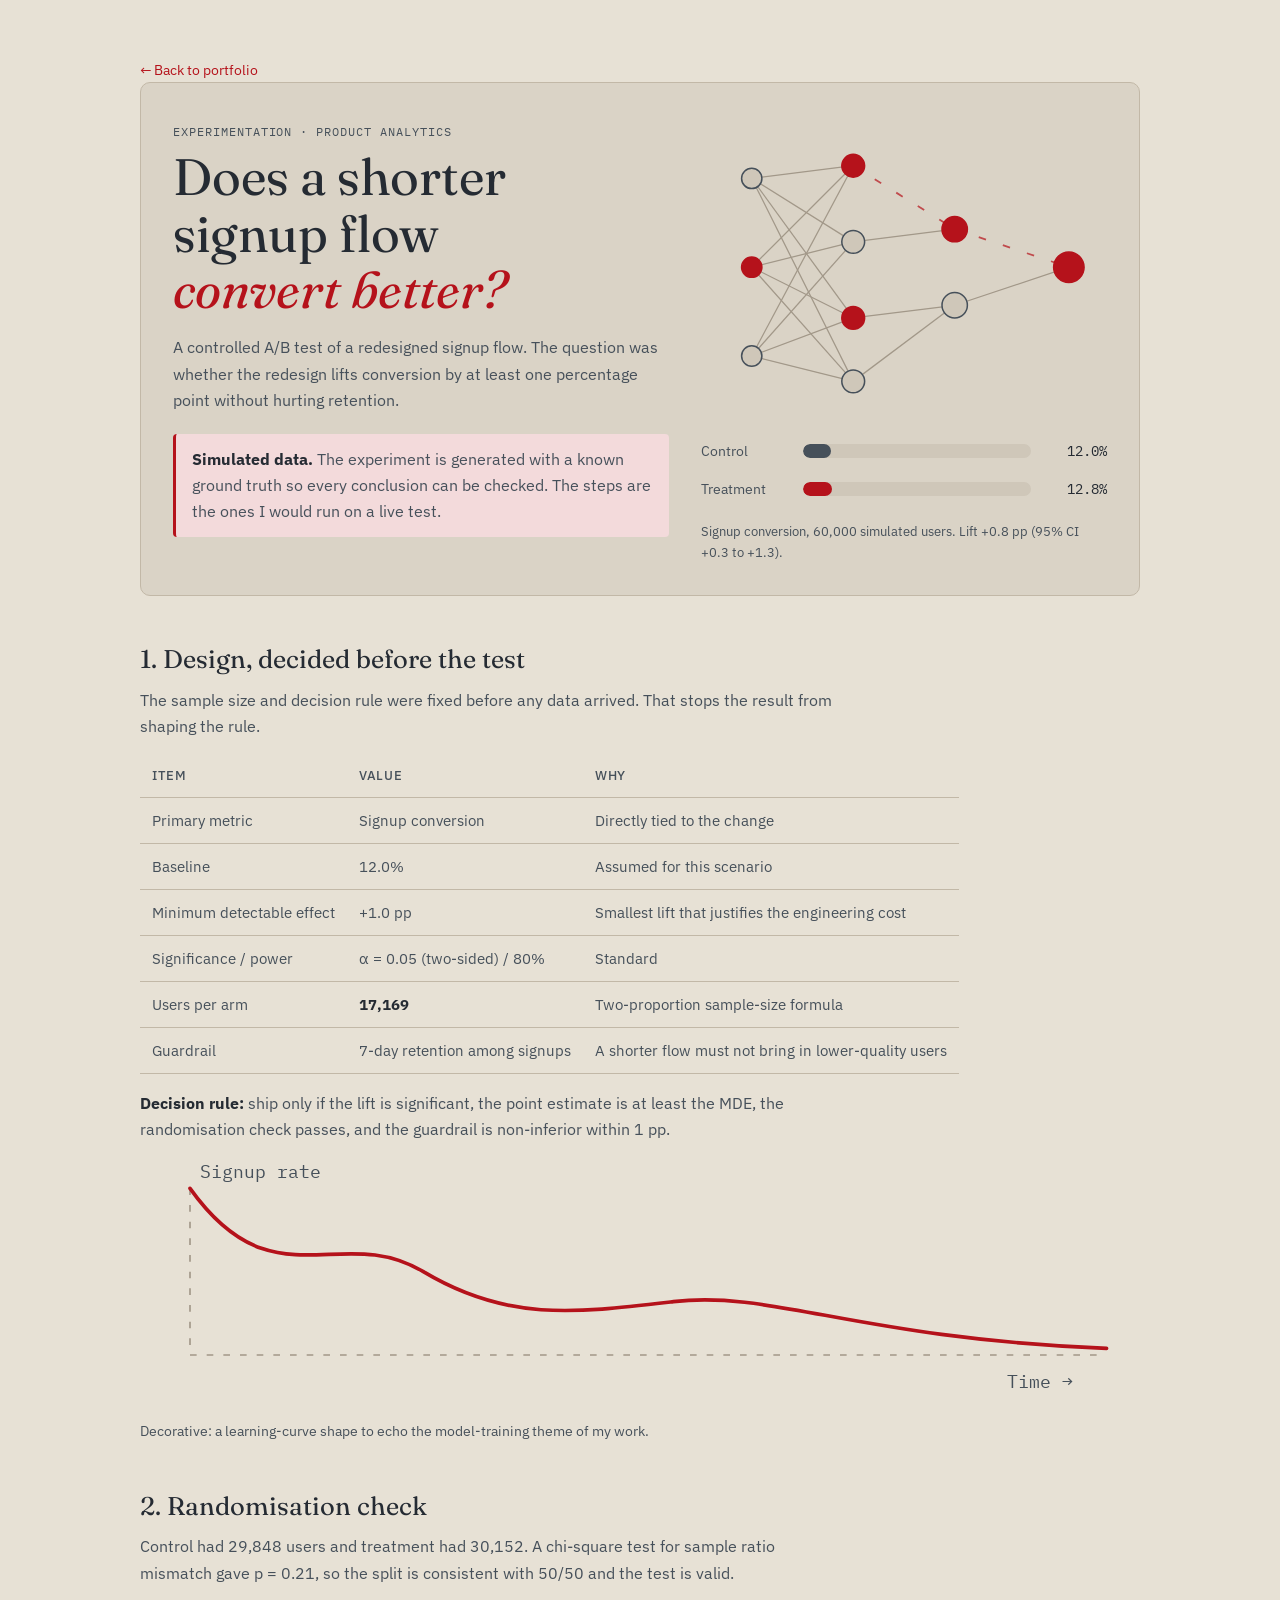
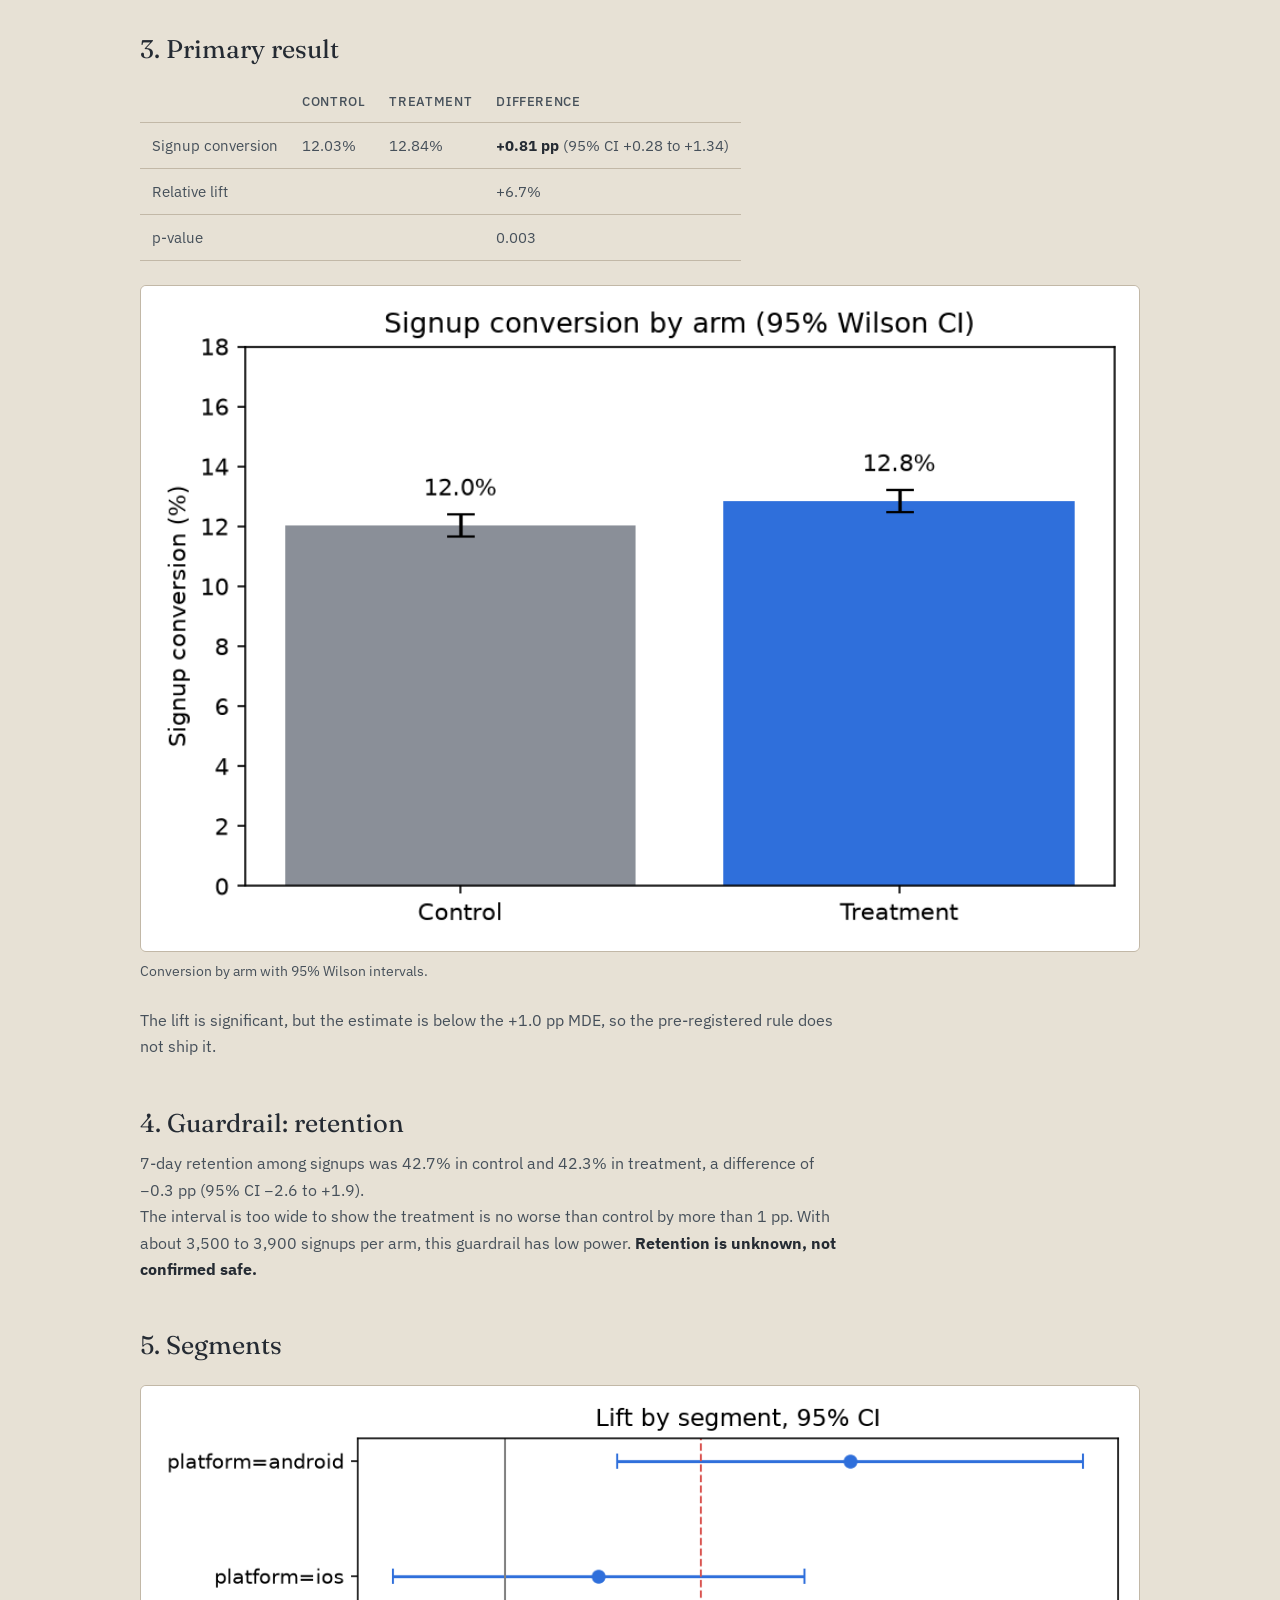
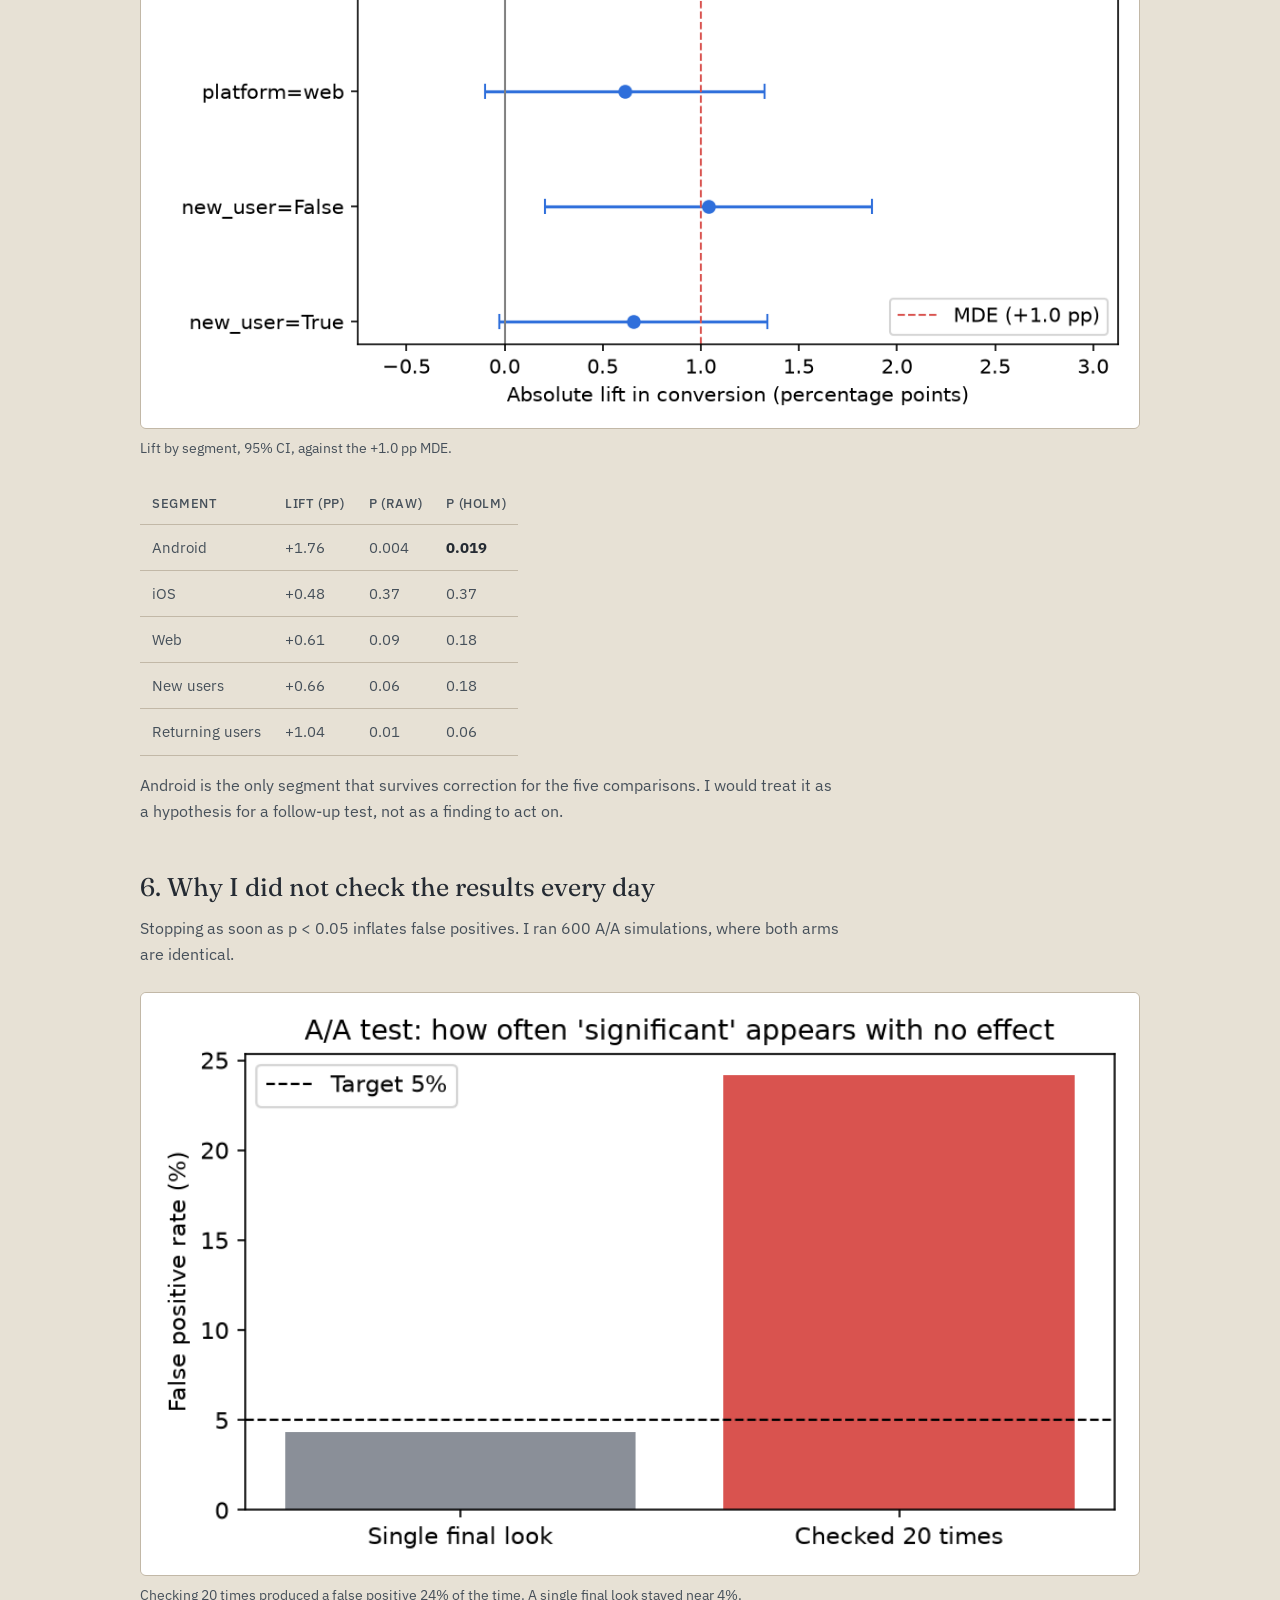
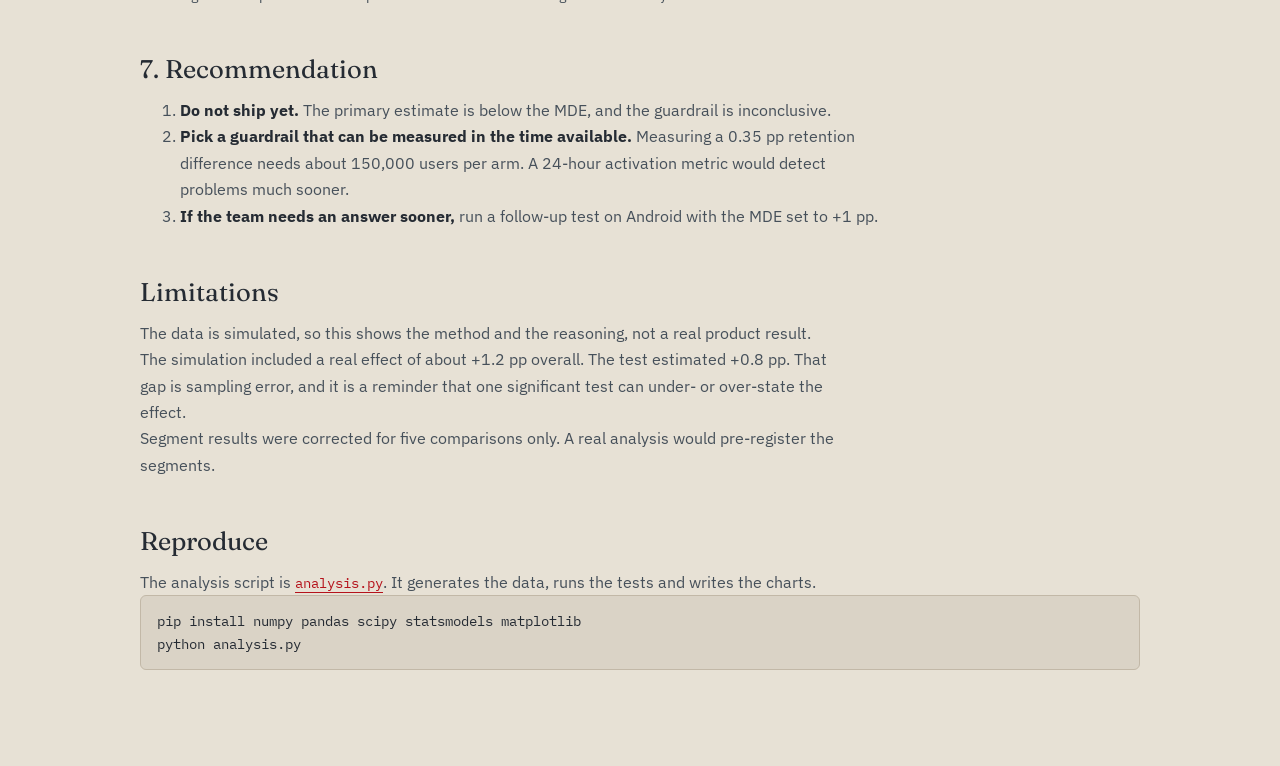
<file: ab-testing.html>
<!doctype html>
<html lang="en">
<head>
<meta charset="utf-8">
<meta name="viewport" content="width=device-width, initial-scale=1">
<title>Experimentation case study · Muhammad Haseeb</title>
<meta name="description" content="A/B test case study: signup redesign, power analysis, guardrails and peeking. Simulated data with a known ground truth.">
<link rel="preconnect" href="https://fonts.googleapis.com">
<link rel="preconnect" href="https://fonts.gstatic.com" crossorigin>
<link href="https://fonts.googleapis.com/css2?family=Fraunces:ital,opsz,wght@0,9..144,300;0,9..144,400;0,9..144,600;1,9..144,400&family=IBM+Plex+Sans:wght@300;400;500;600&family=IBM+Plex+Mono:wght@400;500&display=swap" rel="stylesheet">
<script>(()=>{let saved;try{saved=localStorage.getItem('mh-theme')}catch{}const manual=saved==='dark'||saved==='light';document.documentElement.dataset.theme=manual?saved:matchMedia('(prefers-color-scheme: dark)').matches?'dark':'light'})()</script>
<link rel="stylesheet" href="style.css">
<style>
  .cs-page { max-width: 1040px; margin: 0 auto; padding: 56px 20px 96px; }
  table { display: block; overflow-x: auto; }
  .cs-page h1 { font-family: var(--fh); font-weight: 400; font-size: clamp(2rem, 4.5vw, 3.2rem); line-height: 1.1; margin: 8px 0 16px; }
  .cs-page h1 em { color: var(--accent); font-style: italic; }
  .cs-page h2 { font-family: var(--fh); font-weight: 400; font-size: 1.6rem; margin: 48px 0 12px; }
  .cs-page p, .cs-page li { color: var(--fg-m); line-height: 1.65; max-width: 70ch; }
  .cs-page strong { color: var(--fg); }
  .back { font-size: .875rem; color: var(--accent); text-decoration: none; }
  .back:hover { text-decoration: underline; }
  .eyebrow { font-family: var(--fm); font-size: .75rem; letter-spacing: .08em; text-transform: uppercase; color: var(--fg-sub); }
  .notice { border-left: 3px solid var(--accent); padding: 12px 16px; background: var(--accent-d); border-radius: 4px; margin: 20px 0; }
  .notice p { margin: 0; color: var(--fg); }
  table { width: 100%; border-collapse: collapse; margin: 16px 0; font-size: .95rem; }
  th, td { text-align: left; padding: 10px 12px; border-bottom: 1px solid var(--border-s); }
  th { color: var(--fg-sub); font-weight: 500; font-size: .8rem; text-transform: uppercase; letter-spacing: .05em; }
  td { color: var(--fg-m); }
  figure { margin: 24px 0; }
  figure img { width: 100%; height: auto; border-radius: 6px; border: 1px solid var(--border-s); background: var(--bg-e); }
  figcaption { font-size: .85rem; color: var(--fg-sub); margin-top: 8px; }
  pre { background: var(--bg-s); border: 1px solid var(--border-s); border-radius: 6px; padding: 14px 16px; overflow-x: auto; font-family: var(--fm); font-size: .85rem; color: var(--fg); }

  /* Hero with a small neural-network animation */
  .cs-hero { position: relative; overflow: hidden; border: 1px solid var(--border-s); border-radius: 10px; padding: 32px; background: var(--bg-s); }
  .cs-hero-grid { display: grid; grid-template-columns: 1.1fr 0.9fr; gap: 32px; align-items: center; }
  .net { width: 100%; height: auto; }
  .net line { stroke: var(--border); stroke-width: 1; }
  .net circle { fill: var(--bg-e); stroke: var(--fg-sub); stroke-width: 1.2; }
  .net circle.hot { fill: var(--accent); stroke: var(--accent); animation: pulse 2.8s ease-in-out infinite; }
  .net circle.hot:nth-of-type(3n) { animation-delay: .6s; }
  .net circle.hot:nth-of-type(4n) { animation-delay: 1.4s; }
  .net line.flow { stroke: var(--accent); stroke-width: 1.4; stroke-dasharray: 6 14; animation: flow 3.5s linear infinite; opacity: .7; }
  @keyframes pulse { 0%,100% { opacity: .45; } 50% { opacity: 1; } }
  @keyframes flow { to { stroke-dashoffset: -80; } }

  /* Animated A/B bars */
  .ab-bars { display: grid; gap: 14px; }
  .ab-row { display: grid; grid-template-columns: 90px 1fr 64px; gap: 12px; align-items: center; font-size: .9rem; color: var(--fg-m); }
  .ab-track { height: 14px; background: var(--bg-e); border-radius: 7px; overflow: hidden; }
  .ab-fill { height: 100%; width: 0; border-radius: 7px; background: var(--fg-sub); transition: width 1.4s cubic-bezier(.2,.7,.2,1); }
  .ab-fill.treat { background: var(--accent); }
  .ab-val { font-family: var(--fm); color: var(--fg); text-align: right; }
  .ab-caption { font-size: .8rem; color: var(--fg-sub); margin-top: 6px; }

  /* Training-curve decoration in the design section */
  .curve { width: 100%; height: auto; margin: 12px 0 0; }
  .curve path.line { fill: none; stroke: var(--accent); stroke-width: 2.2; stroke-linecap: round; stroke-dasharray: 600; stroke-dashoffset: 600; animation: draw 3s ease-out forwards; }
  .curve path.base { fill: none; stroke: var(--border); stroke-width: 1; stroke-dasharray: 4 6; }
  .curve text { fill: var(--fg-sub); font-family: var(--fm); font-size: 11px; }
  @keyframes draw { to { stroke-dashoffset: 0; } }

  .fade-in { opacity: 0; transform: translateY(8px); transition: opacity .6s ease, transform .6s ease; }
  .fade-in.in { opacity: 1; transform: none; }

  .code-link { font-family: var(--fm); font-size: .85rem; }

  @media (max-width: 760px) {
    .cs-hero-grid { grid-template-columns: 1fr; }
    .cs-hero { padding: 22px; }
  }
  @media (prefers-reduced-motion: reduce) {
    .net circle.hot, .net line.flow, .curve path.line { animation: none; }
    .curve path.line { stroke-dashoffset: 0; }
    .ab-fill { transition: none; }
    .fade-in { opacity: 1; transform: none; transition: none; }
  }
</style>
</head>
<body>
<main class="cs-page w" id="main">
  <a class="back" href="index.html#work">← Back to portfolio</a>

  <section class="cs-hero" aria-labelledby="title">
    <div class="cs-hero-grid">
      <div>
        <p class="eyebrow">Experimentation · Product analytics</p>
        <h1 id="title">Does a shorter signup flow <em>convert better?</em></h1>
        <p>A controlled A/B test of a redesigned signup flow. The question was whether the redesign lifts conversion by at least one percentage point without hurting retention.</p>
        <p class="notice"><strong>Simulated data.</strong> The experiment is generated with a known ground truth so every conclusion can be checked. The steps are the ones I would run on a live test.</p>
      </div>
      <div aria-hidden="true">
        <svg class="net" viewBox="0 0 320 240" fill="none">
          <!-- layers: 3 inputs, 4 hidden, 2 outputs -->
          <g>
            <line x1="40" y1="50" x2="120" y2="40"/><line x1="40" y1="50" x2="120" y2="100"/><line x1="40" y1="50" x2="120" y2="160"/><line x1="40" y1="50" x2="120" y2="210"/>
            <line x1="40" y1="120" x2="120" y2="40"/><line x1="40" y1="120" x2="120" y2="100"/><line x1="40" y1="120" x2="120" y2="160"/><line x1="40" y1="120" x2="120" y2="210"/>
            <line x1="40" y1="190" x2="120" y2="40"/><line x1="40" y1="190" x2="120" y2="100"/><line x1="40" y1="190" x2="120" y2="160"/><line x1="40" y1="190" x2="120" y2="210"/>
            <line x1="120" y1="40" x2="200" y2="90" class="flow"/><line x1="120" y1="100" x2="200" y2="90"/><line x1="120" y1="160" x2="200" y2="150"/><line x1="120" y1="210" x2="200" y2="150"/>
            <line x1="200" y1="90" x2="290" y2="120" class="flow"/><line x1="200" y1="150" x2="290" y2="120"/>
          </g>
          <g>
            <circle cx="40" cy="50" r="8"/><circle cx="40" cy="120" r="8" class="hot"/><circle cx="40" cy="190" r="8"/>
            <circle cx="120" cy="40" r="9" class="hot"/><circle cx="120" cy="100" r="9"/><circle cx="120" cy="160" r="9" class="hot"/><circle cx="120" cy="210" r="9"/>
            <circle cx="200" cy="90" r="10" class="hot"/><circle cx="200" cy="150" r="10"/>
            <circle cx="290" cy="120" r="12" class="hot"/>
          </g>
        </svg>
        <div class="ab-bars" style="margin-top:12px" id="abBars">
          <div class="ab-row"><span>Control</span><div class="ab-track"><div class="ab-fill" data-w="12.03"></div></div><span class="ab-val">12.0%</span></div>
          <div class="ab-row"><span>Treatment</span><div class="ab-track"><div class="ab-fill treat" data-w="12.84"></div></div><span class="ab-val">12.8%</span></div>
          <p class="ab-caption">Signup conversion, 60,000 simulated users. Lift +0.8 pp (95% CI +0.3 to +1.3).</p>
        </div>
      </div>
    </div>
  </section>

  <h2>1. Design, decided before the test</h2>
  <p>The sample size and decision rule were fixed before any data arrived. That stops the result from shaping the rule.</p>
  <table>
    <thead><tr><th>Item</th><th>Value</th><th>Why</th></tr></thead>
    <tbody>
      <tr><td>Primary metric</td><td>Signup conversion</td><td>Directly tied to the change</td></tr>
      <tr><td>Baseline</td><td>12.0%</td><td>Assumed for this scenario</td></tr>
      <tr><td>Minimum detectable effect</td><td>+1.0 pp</td><td>Smallest lift that justifies the engineering cost</td></tr>
      <tr><td>Significance / power</td><td>α = 0.05 (two-sided) / 80%</td><td>Standard</td></tr>
      <tr><td>Users per arm</td><td><strong>17,169</strong></td><td>Two-proportion sample-size formula</td></tr>
      <tr><td>Guardrail</td><td>7-day retention among signups</td><td>A shorter flow must not bring in lower-quality users</td></tr>
    </tbody>
  </table>
  <p><strong>Decision rule:</strong> ship only if the lift is significant, the point estimate is at least the MDE, the randomisation check passes, and the guardrail is non-inferior within 1 pp.</p>
  <div class="curve-wrap fade-in" aria-hidden="true">
    <svg class="curve" viewBox="0 0 600 150" preserveAspectRatio="none">
      <path class="base" d="M30 20 V120 H580"/>
      <path class="line" pathLength="600" d="M30 20 C 80 90, 120 40, 170 70 S 260 95, 320 88 S 430 110, 580 116"/>
      <text x="36" y="14">Signup rate</text>
      <text x="520" y="140">Time →</text>
    </svg>
    <figcaption>Decorative: a learning-curve shape to echo the model-training theme of my work.</figcaption>
  </div>

  <h2>2. Randomisation check</h2>
  <p>Control had 29,848 users and treatment had 30,152. A chi-square test for sample ratio mismatch gave p = 0.21, so the split is consistent with 50/50 and the test is valid.</p>

  <h2>3. Primary result</h2>
  <table>
    <thead><tr><th></th><th>Control</th><th>Treatment</th><th>Difference</th></tr></thead>
    <tbody>
      <tr><td>Signup conversion</td><td>12.03%</td><td>12.84%</td><td><strong>+0.81 pp</strong> (95% CI +0.28 to +1.34)</td></tr>
      <tr><td>Relative lift</td><td></td><td></td><td>+6.7%</td></tr>
      <tr><td>p-value</td><td></td><td></td><td>0.003</td></tr>
    </tbody>
  </table>
  <figure class="fade-in">
    <img src="assets/ab-test/conversion_by_arm.png" alt="Bar chart of signup conversion for control (12.0%) and treatment (12.8%) with 95% confidence intervals" loading="lazy">
    <figcaption>Conversion by arm with 95% Wilson intervals.</figcaption>
  </figure>
  <p>The lift is significant, but the estimate is below the +1.0 pp MDE, so the pre-registered rule does not ship it.</p>

  <h2>4. Guardrail: retention</h2>
  <p>7-day retention among signups was 42.7% in control and 42.3% in treatment, a difference of −0.3 pp (95% CI −2.6 to +1.9).</p>
  <p>The interval is too wide to show the treatment is no worse than control by more than 1 pp. With about 3,500 to 3,900 signups per arm, this guardrail has low power. <strong>Retention is unknown, not confirmed safe.</strong></p>

  <h2>5. Segments</h2>
  <figure class="fade-in">
    <img src="assets/ab-test/lift_by_segment.png" alt="Forest plot of lift by platform and user type with 95% intervals; the Android segment is the only one that survives correction" loading="lazy">
    <figcaption>Lift by segment, 95% CI, against the +1.0 pp MDE.</figcaption>
  </figure>
  <table>
    <thead><tr><th>Segment</th><th>Lift (pp)</th><th>p (raw)</th><th>p (Holm)</th></tr></thead>
    <tbody>
      <tr><td>Android</td><td>+1.76</td><td>0.004</td><td><strong>0.019</strong></td></tr>
      <tr><td>iOS</td><td>+0.48</td><td>0.37</td><td>0.37</td></tr>
      <tr><td>Web</td><td>+0.61</td><td>0.09</td><td>0.18</td></tr>
      <tr><td>New users</td><td>+0.66</td><td>0.06</td><td>0.18</td></tr>
      <tr><td>Returning users</td><td>+1.04</td><td>0.01</td><td>0.06</td></tr>
    </tbody>
  </table>
  <p>Android is the only segment that survives correction for the five comparisons. I would treat it as a hypothesis for a follow-up test, not as a finding to act on.</p>

  <h2>6. Why I did not check the results every day</h2>
  <p>Stopping as soon as p &lt; 0.05 inflates false positives. I ran 600 A/A simulations, where both arms are identical.</p>
  <figure class="fade-in">
    <img src="assets/ab-test/peeking_false_positives.png" alt="Bar chart: false positive rate is about 4% with one final look and about 24% when checked 20 times" loading="lazy">
    <figcaption>Checking 20 times produced a false positive 24% of the time. A single final look stayed near 4%.</figcaption>
  </figure>

  <h2>7. Recommendation</h2>
  <ol>
    <li><strong>Do not ship yet.</strong> The primary estimate is below the MDE, and the guardrail is inconclusive.</li>
    <li><strong>Pick a guardrail that can be measured in the time available.</strong> Measuring a 0.35 pp retention difference needs about 150,000 users per arm. A 24-hour activation metric would detect problems much sooner.</li>
    <li><strong>If the team needs an answer sooner,</strong> run a follow-up test on Android with the MDE set to +1 pp.</li>
  </ol>

  <h2>Limitations</h2>
  <ul>
    <li>The data is simulated, so this shows the method and the reasoning, not a real product result.</li>
    <li>The simulation included a real effect of about +1.2 pp overall. The test estimated +0.8 pp. That gap is sampling error, and it is a reminder that one significant test can under- or over-state the effect.</li>
    <li>Segment results were corrected for five comparisons only. A real analysis would pre-register the segments.</li>
  </ul>

  <h2>Reproduce</h2>
  <p>The analysis script is <a class="code-link" href="assets/ab-test/analysis.py">analysis.py</a>. It generates the data, runs the tests and writes the charts.</p>
<pre>pip install numpy pandas scipy statsmodels matplotlib
python analysis.py</pre>
</main>

<script>
  // Animate the A/B bars once they are on screen; skip under reduced motion.
  (() => {
    const fills = document.querySelectorAll('#abBars .ab-fill');
    const reduce = matchMedia('(prefers-reduced-motion: reduce)').matches;
    const go = () => fills.forEach(f => f.style.width = f.dataset.w + '%');
    if (reduce || !('IntersectionObserver' in window)) { go(); return; }
    const io = new IntersectionObserver(entries => {
      if (entries.some(e => e.isIntersecting)) { go(); io.disconnect(); }
    }, { threshold: 0.4 });
    io.observe(document.getElementById('abBars'));
  })();
  // Fade figures in as they scroll into view.
  (() => {
    const items = document.querySelectorAll('.fade-in');
    if (!('IntersectionObserver' in window) || matchMedia('(prefers-reduced-motion: reduce)').matches) { items.forEach(i => i.classList.add('in')); return; }
    const io = new IntersectionObserver(entries => entries.forEach(e => { if (e.isIntersecting) { e.target.classList.add('in'); io.unobserve(e.target); } }), { threshold: 0.15 });
    items.forEach(i => io.observe(i));
  })();
</script>
</body>
</html>
</file>
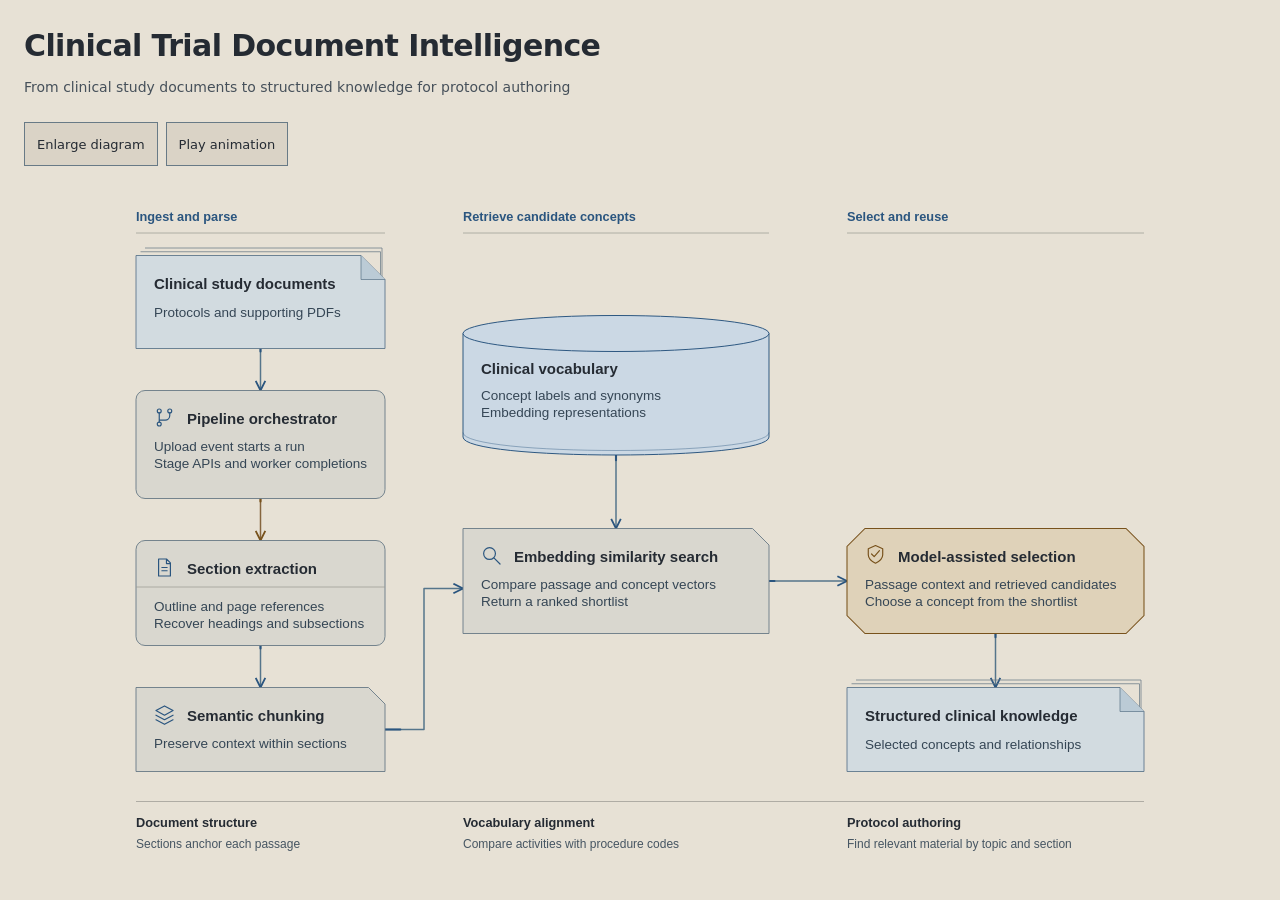
<file: assets/clinical_document_architecture.html>
<!doctype html>
<html lang="en">
<head>
<meta charset="utf-8">
<meta name="viewport" content="width=device-width, initial-scale=1">
<title>Clinical Trial Document Intelligence | Architecture</title>
<script>document.documentElement.classList.toggle('preview', new URLSearchParams(location.search).has('preview'));try{const t=localStorage.getItem('mh-theme');if(t==='dark'||t==='light')document.documentElement.dataset.theme=t;}catch{}</script>
<link rel="stylesheet" href="architecture-viewer.css">
</head>
<body>
<main class="wrap">
<header class="head"><h1>Clinical Trial Document Intelligence</h1><p>From clinical study documents to structured knowledge for protocol authoring</p></header>
<div class="viewport"><svg xmlns="http://www.w3.org/2000/svg" class="atlas" viewBox="0 0 1440 912" role="img" aria-labelledby="diagram-title diagram-description">
<title id="diagram-title">Clinical Trial Document Intelligence</title>
<desc id="diagram-description">An upload event starts an orchestrated pipeline that extracts clinical document sections and creates contextual passages. Embedding similarity retrieves vocabulary candidates, and a language model selects from the shortlist. The structured results support protocol authoring workflows.</desc>
<style>.atlas {--atlas-bg:#181b20;--atlas-title:#eeebe5;--atlas-body:#cbd1da;--atlas-note:#b7c2cf;--atlas-rule:#505e6e;--atlas-panel:#252e39;--atlas-outline:#71869e;--atlas-paper:#293847;--atlas-paper-stroke:#8ba5bd;--atlas-fold:#3c5064;--atlas-gate:#38312b;--atlas-cluster:#22383c;--atlas-cluster-well:#192c32;--atlas-pod:#2a4a48;--atlas-pod-stroke:#78bfb7;--atlas-pod-mark:#a1d7ce;--atlas-edge:#8ba5bd;--atlas-signal-edge:#bba080;--atlas-data:#93bcff;--atlas-signal:#e8c58a;--atlas-tint:#1b304d}
@media(prefers-color-scheme:light) {:root:not([data-theme="dark"]) .atlas, :root.atlas:not([data-theme="dark"]) {--atlas-bg:#e7e1d5;--atlas-title:#252b33;--atlas-body:#354655;--atlas-note:#465562;--atlas-rule:#9d9b94;--atlas-panel:#d9d7cf;--atlas-outline:#687a86;--atlas-paper:#d2dbe0;--atlas-paper-stroke:#5f788d;--atlas-fold:#bbcbd6;--atlas-gate:#dfd2b9;--atlas-cluster:#cddbd5;--atlas-cluster-well:#dce4dd;--atlas-pod:#b9d0c6;--atlas-pod-stroke:#3f756c;--atlas-pod-mark:#305e55;--atlas-edge:#55758b;--atlas-signal-edge:#85653e;--atlas-data:#2a557f;--atlas-signal:#78521c;--atlas-tint:#cbd8e4}}
:root[data-theme="light"] .atlas, :root.atlas[data-theme="light"] {--atlas-bg:#e7e1d5;--atlas-title:#252b33;--atlas-body:#354655;--atlas-note:#465562;--atlas-rule:#9d9b94;--atlas-panel:#d9d7cf;--atlas-outline:#687a86;--atlas-paper:#d2dbe0;--atlas-paper-stroke:#5f788d;--atlas-fold:#bbcbd6;--atlas-gate:#dfd2b9;--atlas-cluster:#cddbd5;--atlas-cluster-well:#dce4dd;--atlas-pod:#b9d0c6;--atlas-pod-stroke:#3f756c;--atlas-pod-mark:#305e55;--atlas-edge:#55758b;--atlas-signal-edge:#85653e;--atlas-data:#2a557f;--atlas-signal:#78521c;--atlas-tint:#cbd8e4}

.atlas { background:var(--atlas-bg); font-family:Arial,Helvetica,sans-serif; }
.atlas-canvas { fill:var(--atlas-bg); }
.atlas text { font-family:Arial,Helvetica,sans-serif; }
.atlas-title { font-size:20px; font-weight:600; fill:var(--atlas-title); }
.atlas-body { font-size:18px; fill:var(--atlas-body); }
.atlas-phase { font-size:17px; font-weight:600; fill:var(--atlas-data); }
.atlas-label { font-size:17px; font-weight:600; fill:var(--atlas-title); }
.atlas-note { font-size:16px; fill:var(--atlas-note); }
.atlas-rule { fill:none; stroke:var(--atlas-rule); stroke-width:1; }
.atlas-panel { fill:var(--atlas-panel); stroke:var(--atlas-outline); stroke-width:1.2; }
.atlas-paper { fill:var(--atlas-paper); stroke:var(--atlas-paper-stroke); stroke-width:1.2; }
.atlas-sheet-back { fill:none; stroke:var(--atlas-outline); stroke-width:1; }
.atlas-fold { fill:var(--atlas-fold); stroke:var(--atlas-paper-stroke); stroke-width:1; }
.atlas-paper-line { fill:none; stroke:var(--atlas-paper-stroke); stroke-width:2; }
.atlas-cylinder { fill:var(--atlas-tint); stroke:var(--atlas-data); stroke-width:1.3; }
.atlas-cylinder-top { fill:var(--atlas-tint); stroke:var(--atlas-data); stroke-width:1.3; }
.atlas-cylinder-ring { fill:none; stroke:var(--atlas-data); stroke-width:1; opacity:.55; }
.atlas-gate { fill:var(--atlas-gate); stroke:var(--atlas-signal); stroke-width:1.4; }
.atlas-icon { fill:none; stroke:var(--atlas-data); stroke-width:1.8; stroke-linecap:round; stroke-linejoin:round; }
.atlas-window-rule { stroke:var(--atlas-rule); stroke-width:1; }
.atlas-cluster { fill:var(--atlas-cluster); stroke:var(--atlas-data); stroke-width:1.5; }
.atlas-pod { fill:var(--atlas-pod); stroke:var(--atlas-pod-stroke); stroke-width:1; }
.atlas-pod-mark { fill:none; stroke:var(--atlas-pod-mark); stroke-width:1.5; }
.atlas-edge { fill:none; stroke:var(--atlas-edge); stroke-width:2; stroke-linejoin:round; }
.atlas-edge.signal { stroke:var(--atlas-signal-edge); }
.atlas-trace { fill:none; stroke:var(--atlas-data); stroke-width:2.8; stroke-dasharray:7 93; stroke-linecap:round; animation:atlas-flow 7s linear infinite; }
.atlas-trace.signal { stroke:var(--atlas-signal); }
.paused .atlas-trace { animation-play-state:paused !important; }
@keyframes atlas-flow { from { stroke-dashoffset:100; } to { stroke-dashoffset:0; } }
@media(prefers-reduced-motion:reduce) { .atlas-trace { animation:none !important; display:none; } }
</style>
<defs>
<symbol id="icon-file" viewBox="0 0 32 32"><path d="M7 3h12l6 6v20H7zM19 3v7h6M12 16h8M12 21h8"/></symbol>
<symbol id="icon-layers" viewBox="0 0 32 32"><path d="m3 10 13-7 13 7-13 7zM3 17l13 7 13-7M3 24l13 7 13-7"/></symbol>
<symbol id="icon-branch" viewBox="0 0 32 32"><circle cx="8" cy="6" r="3"/><circle cx="24" cy="6" r="3"/><circle cx="8" cy="26" r="3"/><path d="M8 9v14M24 9v4a7 7 0 0 1-7 7H8"/></symbol>
<symbol id="icon-cloud" viewBox="0 0 32 32"><path d="M8 25h16a6 6 0 0 0 0-12A9 9 0 0 0 7 11a7 7 0 0 0 1 14z"/></symbol>
<symbol id="icon-bell" viewBox="0 0 32 32"><path d="M7 22h18l-3-4v-7a6 6 0 0 0-12 0v7zM13 27h6"/></symbol>
<symbol id="icon-model" viewBox="0 0 32 32"><path d="m4 25 8-11 7 5L28 6M21 6h7v7"/></symbol>
<symbol id="icon-search" viewBox="0 0 32 32"><circle cx="13" cy="13" r="9"/><path d="m20 20 9 9"/></symbol>
<symbol id="icon-shield" viewBox="0 0 32 32"><path d="m16 3 11 5v9c0 7-5 10-11 13C10 27 5 24 5 17V8zM10 16l4 4 8-9"/></symbol>
<marker id="arrow-data" viewBox="0 0 10 10" refX="9" refY="5" markerWidth="8" markerHeight="8" orient="auto"><path d="m1 1 8 4-8 4" fill="none" stroke="var(--atlas-data)" stroke-width="1.5"/></marker>
<marker id="arrow-signal" viewBox="0 0 10 10" refX="9" refY="5" markerWidth="8" markerHeight="8" orient="auto"><path d="m1 1 8 4-8 4" fill="none" stroke="var(--atlas-signal)" stroke-width="1.5"/></marker>
</defs>
<rect width="1440" height="912" class="atlas-canvas"/>
<text class="atlas-phase" x="48" y="52">Ingest and parse</text>
<path class="atlas-rule" d="M48 68h332"/>
<text class="atlas-phase" x="484" y="52">Retrieve candidate concepts</text>
<path class="atlas-rule" d="M484 68h408"/>
<text class="atlas-phase" x="996" y="52">Select and reuse</text>
<path class="atlas-rule" d="M996 68h396"/>
<g aria-hidden="true"><path class="atlas-edge data" d="M214 222V278" marker-end="url(#arrow-data)"/><path class="atlas-trace data" pathLength="100" d="M214 222V278" style="animation-delay:0.0s"/></g>
<g aria-hidden="true"><path class="atlas-edge signal" d="M214 422V478" marker-end="url(#arrow-signal)"/><path class="atlas-trace signal" pathLength="100" d="M214 422V478" style="animation-delay:0.7s"/></g>
<g aria-hidden="true"><path class="atlas-edge data" d="M214 618V674" marker-end="url(#arrow-data)"/><path class="atlas-trace data" pathLength="100" d="M214 618V674" style="animation-delay:1.4s"/></g>
<g aria-hidden="true"><path class="atlas-edge data" d="M380 730H432V542H484" marker-end="url(#arrow-data)"/><path class="atlas-trace data" pathLength="100" d="M380 730H432V542H484" style="animation-delay:2.0999999999999996s"/></g>
<g aria-hidden="true"><path class="atlas-edge data" d="M688 364V462" marker-end="url(#arrow-data)"/><path class="atlas-trace data" pathLength="100" d="M688 364V462" style="animation-delay:2.0999999999999996s"/></g>
<g aria-hidden="true"><path class="atlas-edge data" d="M892 532H996" marker-end="url(#arrow-data)"/><path class="atlas-trace data" pathLength="100" d="M892 532H996" style="animation-delay:2.8s"/></g>
<g aria-hidden="true"><path class="atlas-edge data" d="M1194 602V674" marker-end="url(#arrow-data)"/><path class="atlas-trace data" pathLength="100" d="M1194 602V674" style="animation-delay:3.5s"/></g>
<g id="clinical-documents">
<path d="M60 88h316v124" class="atlas-sheet-back"/>
<path d="M54 93h320v124" class="atlas-sheet-back"/>
<path d="M48 98h300l32 32v92H48Z" class="atlas-paper"/>
<path d="M348 98v32h32" class="atlas-fold"/>
<text class="atlas-title" x="72" y="142">Clinical study documents</text>
<text class="atlas-body" x="72" y="180">Protocols and supporting PDFs</text>
</g>
<g id="orchestrator">
<rect class="atlas-panel" x="48" y="278" width="332" height="144" rx="12"/>
<use class="atlas-icon" href="#icon-branch" x="72" y="300" width="28" height="28"/>
<text class="atlas-title" x="116" y="322">Pipeline orchestrator</text>
<text class="atlas-body" x="72" y="358">Upload event starts a run</text>
<text class="atlas-body" x="72" y="381">Stage APIs and worker completions</text>
</g>
<g id="sections">
<rect class="atlas-panel" x="48" y="478" width="332" height="140" rx="12"/>
<use class="atlas-icon" href="#icon-file" x="72" y="500" width="28" height="28"/>
<path class="atlas-window-rule" d="M48 540h332"/>
<text class="atlas-title" x="116" y="522">Section extraction</text>
<text class="atlas-body" x="72" y="572">Outline and page references</text>
<text class="atlas-body" x="72" y="595">Recover headings and subsections</text>
</g>
<g id="passages">
<path class="atlas-panel" d="M48 674h310l22 22v90H48Z"/>
<use class="atlas-icon" href="#icon-layers" x="72" y="696" width="28" height="28"/>
<text class="atlas-title" x="116" y="718">Semantic chunking</text>
<text class="atlas-body" x="72" y="754">Preserve context within sections</text>
</g>
<g id="vocabulary">
<path class="atlas-cylinder" d="M484 202v138c0 32 408 32 408 0V202Z"/>
<ellipse cx="688.0" cy="202" rx="204.0" ry="24" class="atlas-cylinder-top"/>
<path class="atlas-cylinder-ring" d="M484 334c0 32 408 32 408 0"/>
<text class="atlas-title" x="508" y="256">Clinical vocabulary</text>
<text class="atlas-body" x="508" y="290">Concept labels and synonyms</text>
<text class="atlas-body" x="508" y="313">Embedding representations</text>
</g>
<g id="ranking">
<path class="atlas-panel" d="M484 462h386l22 22v118H484Z"/>
<use class="atlas-icon" href="#icon-search" x="508" y="484" width="28" height="28"/>
<text class="atlas-title" x="552" y="506">Embedding similarity search</text>
<text class="atlas-body" x="508" y="542">Compare passage and concept vectors</text>
<text class="atlas-body" x="508" y="565">Return a ranked shortlist</text>
</g>
<g id="matching">
<path class="atlas-gate" d="M1020 462h348l24 24v92l-24 24H1020l-24-24V486Z"/>
<use class="atlas-icon" href="#icon-shield" x="1020" y="482" width="28" height="28" style="stroke:var(--atlas-signal)"/>
<text class="atlas-title" x="1064" y="506">Model-assisted selection</text>
<text class="atlas-body" x="1020" y="542">Passage context and retrieved candidates</text>
<text class="atlas-body" x="1020" y="565">Choose a concept from the shortlist</text>
</g>
<g id="output">
<path d="M1008 664h380v112" class="atlas-sheet-back"/>
<path d="M1002 669h384v112" class="atlas-sheet-back"/>
<path d="M996 674h364l32 32v80H996Z" class="atlas-paper"/>
<path d="M1360 674v32h32" class="atlas-fold"/>
<text class="atlas-title" x="1020" y="718">Structured clinical knowledge</text>
<text class="atlas-body" x="1020" y="756">Selected concepts and relationships</text>
</g>
<path class="atlas-rule" d="M48 826h1344"/>
<text class="atlas-label" x="48" y="860">Document structure</text>
<text class="atlas-note" x="48" y="888">Sections anchor each passage</text>
<text class="atlas-label" x="484" y="860">Vocabulary alignment</text>
<text class="atlas-note" x="484" y="888">Compare activities with procedure codes</text>
<text class="atlas-label" x="996" y="860">Protocol authoring</text>
<text class="atlas-note" x="996" y="888">Find relevant material by topic and section</text>
</svg></div>
</main>
<script src="architecture-viewer.js"></script>
</body>
</html>
</file>
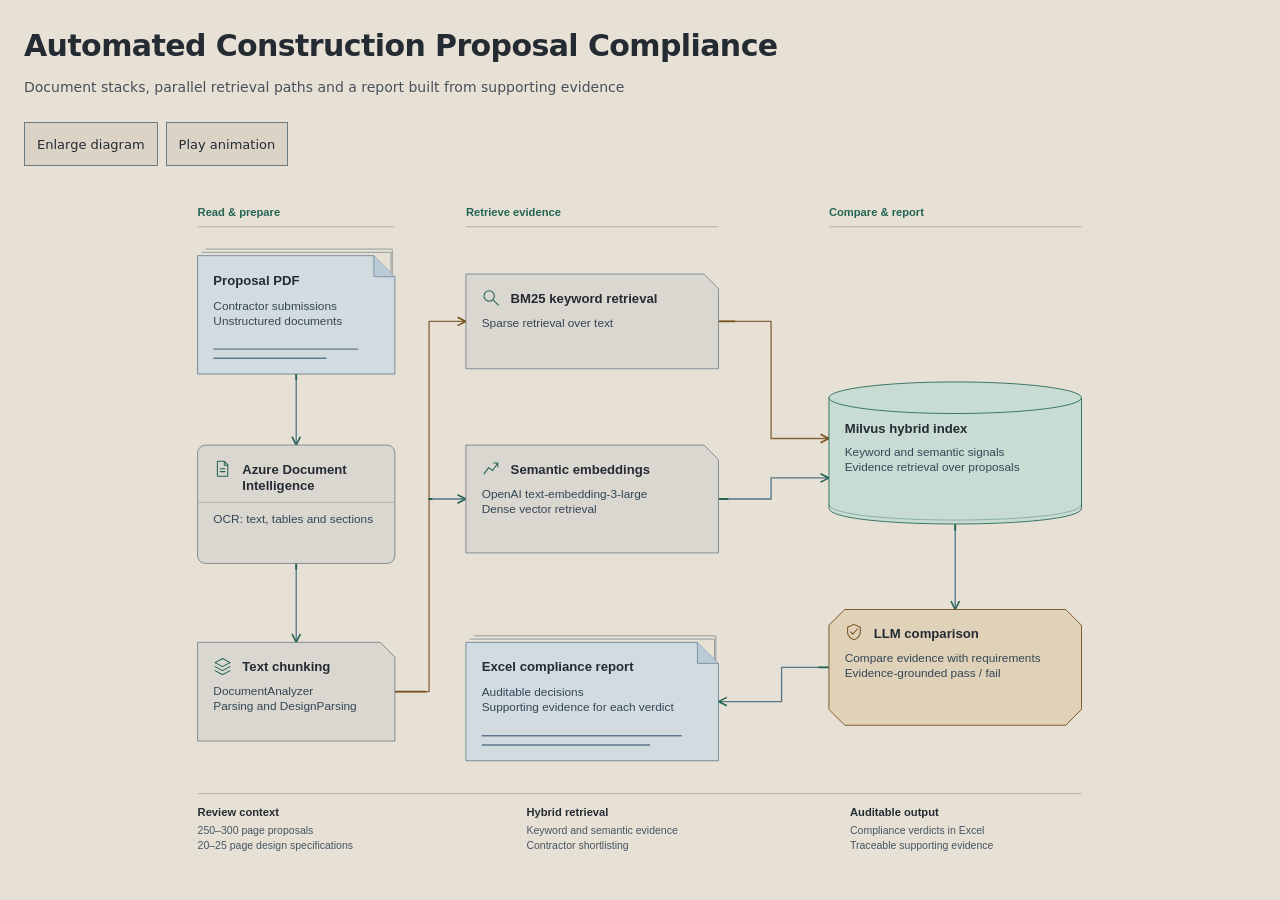
<file: assets/construction_compliance_architecture.html>
<!doctype html>
<html lang="en">
<head>
<meta charset="utf-8">
<meta name="viewport" content="width=device-width, initial-scale=1">
<title>Automated Construction Proposal Compliance | Architecture</title>
<script>document.documentElement.classList.toggle('preview', new URLSearchParams(location.search).has('preview'));try{const t=localStorage.getItem('mh-theme');if(t==='dark'||t==='light')document.documentElement.dataset.theme=t;}catch{}</script>
<link rel="stylesheet" href="architecture-viewer.css">
</head>
<body>
<main class="wrap">
<header class="head"><h1>Automated Construction Proposal Compliance</h1><p>Document stacks, parallel retrieval paths and a report built from supporting evidence</p></header>
<div class="viewport"><svg xmlns="http://www.w3.org/2000/svg" class="atlas" viewBox="0 0 1440 1040" role="img" aria-labelledby="diagram-title diagram-description">
<title id="diagram-title">Automated Construction Proposal Compliance</title>
<desc id="diagram-description">Proposal documents pass through Azure Document Intelligence and text chunking. Retrieval splits into BM25 keywords and OpenAI embeddings; both feed Milvus hybrid search. An LLM compares the retrieved evidence with requirements and produces an auditable Excel report.</desc>
<style>.atlas {--atlas-bg:#181b20;--atlas-title:#eeebe5;--atlas-body:#cbd1da;--atlas-note:#b7c2cf;--atlas-rule:#505e6e;--atlas-panel:#252e39;--atlas-outline:#71869e;--atlas-paper:#293847;--atlas-paper-stroke:#8ba5bd;--atlas-fold:#3c5064;--atlas-gate:#38312b;--atlas-cluster:#22383c;--atlas-cluster-well:#192c32;--atlas-pod:#2a4a48;--atlas-pod-stroke:#78bfb7;--atlas-pod-mark:#a1d7ce;--atlas-edge:#8ba5bd;--atlas-signal-edge:#bba080;--atlas-data:#8cddc7;--atlas-signal:#edc27b;--atlas-tint:#183d36}
@media(prefers-color-scheme:light) {:root:not([data-theme="dark"]) .atlas, :root.atlas:not([data-theme="dark"]) {--atlas-bg:#e7e1d5;--atlas-title:#252b33;--atlas-body:#354655;--atlas-note:#465562;--atlas-rule:#9d9b94;--atlas-panel:#d9d7cf;--atlas-outline:#687a86;--atlas-paper:#d2dbe0;--atlas-paper-stroke:#5f788d;--atlas-fold:#bbcbd6;--atlas-gate:#dfd2b9;--atlas-cluster:#cddbd5;--atlas-cluster-well:#dce4dd;--atlas-pod:#b9d0c6;--atlas-pod-stroke:#3f756c;--atlas-pod-mark:#305e55;--atlas-edge:#55758b;--atlas-signal-edge:#85653e;--atlas-data:#236453;--atlas-signal:#78501c;--atlas-tint:#c8dcd3}}
:root[data-theme="light"] .atlas, :root.atlas[data-theme="light"] {--atlas-bg:#e7e1d5;--atlas-title:#252b33;--atlas-body:#354655;--atlas-note:#465562;--atlas-rule:#9d9b94;--atlas-panel:#d9d7cf;--atlas-outline:#687a86;--atlas-paper:#d2dbe0;--atlas-paper-stroke:#5f788d;--atlas-fold:#bbcbd6;--atlas-gate:#dfd2b9;--atlas-cluster:#cddbd5;--atlas-cluster-well:#dce4dd;--atlas-pod:#b9d0c6;--atlas-pod-stroke:#3f756c;--atlas-pod-mark:#305e55;--atlas-edge:#55758b;--atlas-signal-edge:#85653e;--atlas-data:#236453;--atlas-signal:#78501c;--atlas-tint:#c8dcd3}

.atlas { background:var(--atlas-bg); font-family:Arial,Helvetica,sans-serif; }
.atlas-canvas { fill:var(--atlas-bg); }
.atlas text { font-family:Arial,Helvetica,sans-serif; }
.atlas-title { font-size:20px; font-weight:600; fill:var(--atlas-title); }
.atlas-body { font-size:18px; fill:var(--atlas-body); }
.atlas-phase { font-size:17px; font-weight:600; fill:var(--atlas-data); }
.atlas-label { font-size:17px; font-weight:600; fill:var(--atlas-title); }
.atlas-note { font-size:16px; fill:var(--atlas-note); }
.atlas-rule { fill:none; stroke:var(--atlas-rule); stroke-width:1; }
.atlas-panel { fill:var(--atlas-panel); stroke:var(--atlas-outline); stroke-width:1.2; }
.atlas-paper { fill:var(--atlas-paper); stroke:var(--atlas-paper-stroke); stroke-width:1.2; }
.atlas-sheet-back { fill:none; stroke:var(--atlas-outline); stroke-width:1; }
.atlas-fold { fill:var(--atlas-fold); stroke:var(--atlas-paper-stroke); stroke-width:1; }
.atlas-paper-line { fill:none; stroke:var(--atlas-paper-stroke); stroke-width:2; }
.atlas-cylinder { fill:var(--atlas-tint); stroke:var(--atlas-data); stroke-width:1.3; }
.atlas-cylinder-top { fill:var(--atlas-tint); stroke:var(--atlas-data); stroke-width:1.3; }
.atlas-cylinder-ring { fill:none; stroke:var(--atlas-data); stroke-width:1; opacity:.55; }
.atlas-gate { fill:var(--atlas-gate); stroke:var(--atlas-signal); stroke-width:1.4; }
.atlas-icon { fill:none; stroke:var(--atlas-data); stroke-width:1.8; stroke-linecap:round; stroke-linejoin:round; }
.atlas-window-rule { stroke:var(--atlas-rule); stroke-width:1; }
.atlas-cluster { fill:var(--atlas-cluster); stroke:var(--atlas-data); stroke-width:1.5; }
.atlas-pod { fill:var(--atlas-pod); stroke:var(--atlas-pod-stroke); stroke-width:1; }
.atlas-pod-mark { fill:none; stroke:var(--atlas-pod-mark); stroke-width:1.5; }
.atlas-edge { fill:none; stroke:var(--atlas-edge); stroke-width:2; stroke-linejoin:round; }
.atlas-edge.signal { stroke:var(--atlas-signal-edge); }
.atlas-trace { fill:none; stroke:var(--atlas-data); stroke-width:2.8; stroke-dasharray:7 93; stroke-linecap:round; animation:atlas-flow 7s linear infinite; }
.atlas-trace.signal { stroke:var(--atlas-signal); }
.paused .atlas-trace { animation-play-state:paused !important; }
@keyframes atlas-flow { from { stroke-dashoffset:100; } to { stroke-dashoffset:0; } }
@media(prefers-reduced-motion:reduce) { .atlas-trace { animation:none !important; display:none; } }
</style>
<defs>
<symbol id="icon-file" viewBox="0 0 32 32"><path d="M7 3h12l6 6v20H7zM19 3v7h6M12 16h8M12 21h8"/></symbol>
<symbol id="icon-layers" viewBox="0 0 32 32"><path d="m3 10 13-7 13 7-13 7zM3 17l13 7 13-7M3 24l13 7 13-7"/></symbol>
<symbol id="icon-branch" viewBox="0 0 32 32"><circle cx="8" cy="6" r="3"/><circle cx="24" cy="6" r="3"/><circle cx="8" cy="26" r="3"/><path d="M8 9v14M24 9v4a7 7 0 0 1-7 7H8"/></symbol>
<symbol id="icon-cloud" viewBox="0 0 32 32"><path d="M8 25h16a6 6 0 0 0 0-12A9 9 0 0 0 7 11a7 7 0 0 0 1 14z"/></symbol>
<symbol id="icon-bell" viewBox="0 0 32 32"><path d="M7 22h18l-3-4v-7a6 6 0 0 0-12 0v7zM13 27h6"/></symbol>
<symbol id="icon-model" viewBox="0 0 32 32"><path d="m4 25 8-11 7 5L28 6M21 6h7v7"/></symbol>
<symbol id="icon-search" viewBox="0 0 32 32"><circle cx="13" cy="13" r="9"/><path d="m20 20 9 9"/></symbol>
<symbol id="icon-shield" viewBox="0 0 32 32"><path d="m16 3 11 5v9c0 7-5 10-11 13C10 27 5 24 5 17V8zM10 16l4 4 8-9"/></symbol>
<marker id="arrow-data" viewBox="0 0 10 10" refX="9" refY="5" markerWidth="8" markerHeight="8" orient="auto"><path d="m1 1 8 4-8 4" fill="none" stroke="var(--atlas-data)" stroke-width="1.5"/></marker>
<marker id="arrow-signal" viewBox="0 0 10 10" refX="9" refY="5" markerWidth="8" markerHeight="8" orient="auto"><path d="m1 1 8 4-8 4" fill="none" stroke="var(--atlas-signal)" stroke-width="1.5"/></marker>
</defs>
<rect width="1440" height="1040" class="atlas-canvas"/>
<text class="atlas-phase" x="48" y="52">Read &amp; prepare</text>
<path class="atlas-rule" d="M48 68h300"/>
<text class="atlas-phase" x="456" y="52">Retrieve evidence</text>
<path class="atlas-rule" d="M456 68h384"/>
<text class="atlas-phase" x="1008" y="52">Compare &amp; report</text>
<path class="atlas-rule" d="M1008 68h384"/>
<g aria-hidden="true"><path class="atlas-edge data" d="M198 292V400" marker-end="url(#arrow-data)"/><path class="atlas-trace data" pathLength="100" d="M198 292V400" style="animation-delay:0.0s"/></g>
<g aria-hidden="true"><path class="atlas-edge data" d="M198 580V700" marker-end="url(#arrow-data)"/><path class="atlas-trace data" pathLength="100" d="M198 580V700" style="animation-delay:0.7s"/></g>
<g aria-hidden="true"><path class="atlas-edge signal" d="M348 775H400V212H456" marker-end="url(#arrow-signal)"/><path class="atlas-trace signal" pathLength="100" d="M348 775H400V212H456" style="animation-delay:1.4s"/></g>
<g aria-hidden="true"><path class="atlas-edge data" d="M400 482H456" marker-end="url(#arrow-data)"/><path class="atlas-trace data" pathLength="100" d="M400 482H456" style="animation-delay:1.4s"/></g>
<g aria-hidden="true"><path class="atlas-edge signal" d="M840 212H920V390H1008" marker-end="url(#arrow-signal)"/><path class="atlas-trace signal" pathLength="100" d="M840 212H920V390H1008" style="animation-delay:2.0999999999999996s"/></g>
<g aria-hidden="true"><path class="atlas-edge data" d="M840 482H920V450H1008" marker-end="url(#arrow-data)"/><path class="atlas-trace data" pathLength="100" d="M840 482H920V450H1008" style="animation-delay:2.0999999999999996s"/></g>
<g aria-hidden="true"><path class="atlas-edge data" d="M1200 520V650" marker-end="url(#arrow-data)"/><path class="atlas-trace data" pathLength="100" d="M1200 520V650" style="animation-delay:2.8s"/></g>
<g aria-hidden="true"><path class="atlas-edge data" d="M1008 738H936V790H840" marker-end="url(#arrow-data)"/><path class="atlas-trace data" pathLength="100" d="M1008 738H936V790H840" style="animation-delay:3.5s"/></g>
<g id="proposal">
<path d="M60 102h284v180" class="atlas-sheet-back"/>
<path d="M54 107h288v180" class="atlas-sheet-back"/>
<path d="M48 112h268l32 32v148H48Z" class="atlas-paper"/>
<path d="M316 112v32h32" class="atlas-fold"/>
<path class="atlas-paper-line" d="M72 254h220M72 268h172"/>
<text class="atlas-title" x="72" y="156">Proposal PDF</text>
<text class="atlas-body" x="72" y="194">Contractor submissions</text>
<text class="atlas-body" x="72" y="217">Unstructured documents</text>
</g>
<g id="ocr">
<rect class="atlas-panel" x="48" y="400" width="300" height="180" rx="12"/>
<use class="atlas-icon" href="#icon-file" x="72" y="422" width="28" height="28"/>
<path class="atlas-window-rule" d="M48 487h300"/>
<text class="atlas-title" x="116" y="444">Azure Document</text>
<text class="atlas-title" x="116" y="469">Intelligence</text>
<text class="atlas-body" x="72" y="519">OCR: text, tables and sections</text>
</g>
<g id="chunking">
<path class="atlas-panel" d="M48 700h278l22 22v128H48Z"/>
<use class="atlas-icon" href="#icon-layers" x="72" y="722" width="28" height="28"/>
<text class="atlas-title" x="116" y="744">Text chunking</text>
<text class="atlas-body" x="72" y="780">DocumentAnalyzer</text>
<text class="atlas-body" x="72" y="803">Parsing and DesignParsing</text>
</g>
<g id="bm25">
<path class="atlas-panel" d="M456 140h362l22 22v122H456Z"/>
<use class="atlas-icon" href="#icon-search" x="480" y="162" width="28" height="28"/>
<text class="atlas-title" x="524" y="184">BM25 keyword retrieval</text>
<text class="atlas-body" x="480" y="220">Sparse retrieval over text</text>
</g>
<g id="embeddings">
<path class="atlas-panel" d="M456 400h362l22 22v142H456Z"/>
<use class="atlas-icon" href="#icon-model" x="480" y="422" width="28" height="28"/>
<text class="atlas-title" x="524" y="444">Semantic embeddings</text>
<text class="atlas-body" x="480" y="480">OpenAI text-embedding-3-large</text>
<text class="atlas-body" x="480" y="503">Dense vector retrieval</text>
</g>
<g id="milvus">
<path class="atlas-cylinder" d="M1008 328v168c0 32 384 32 384 0V328Z"/>
<ellipse cx="1200.0" cy="328" rx="192.0" ry="24" class="atlas-cylinder-top"/>
<path class="atlas-cylinder-ring" d="M1008 490c0 32 384 32 384 0"/>
<text class="atlas-title" x="1032" y="382">Milvus hybrid index</text>
<text class="atlas-body" x="1032" y="416">Keyword and semantic signals</text>
<text class="atlas-body" x="1032" y="439">Evidence retrieval over proposals</text>
</g>
<g id="comparison">
<path class="atlas-gate" d="M1032 650h336l24 24v128l-24 24H1032l-24-24V674Z"/>
<use class="atlas-icon" href="#icon-shield" x="1032" y="670" width="28" height="28" style="stroke:var(--atlas-signal)"/>
<text class="atlas-title" x="1076" y="694">LLM comparison</text>
<text class="atlas-body" x="1032" y="730">Compare evidence with requirements</text>
<text class="atlas-body" x="1032" y="753">Evidence-grounded pass / fail</text>
</g>
<g id="report">
<path d="M468 690h368v180" class="atlas-sheet-back"/>
<path d="M462 695h372v180" class="atlas-sheet-back"/>
<path d="M456 700h352l32 32v148H456Z" class="atlas-paper"/>
<path d="M808 700v32h32" class="atlas-fold"/>
<path class="atlas-paper-line" d="M480 842h304M480 856h256"/>
<text class="atlas-title" x="480" y="744">Excel compliance report</text>
<text class="atlas-body" x="480" y="782">Auditable decisions</text>
<text class="atlas-body" x="480" y="805">Supporting evidence for each verdict</text>
</g>
<path class="atlas-rule" d="M48 930h1344"/>
<text class="atlas-label" x="48" y="964">Review context</text>
<text class="atlas-note" x="48" y="992">250–300 page proposals</text>
<text class="atlas-note" x="48" y="1014">20–25 page design specifications</text>
<text class="atlas-label" x="548" y="964">Hybrid retrieval</text>
<text class="atlas-note" x="548" y="992">Keyword and semantic evidence</text>
<text class="atlas-note" x="548" y="1014">Contractor shortlisting</text>
<text class="atlas-label" x="1040" y="964">Auditable output</text>
<text class="atlas-note" x="1040" y="992">Compliance verdicts in Excel</text>
<text class="atlas-note" x="1040" y="1014">Traceable supporting evidence</text>
</svg></div>
</main>
<script src="architecture-viewer.js"></script>
</body>
</html>
</file>
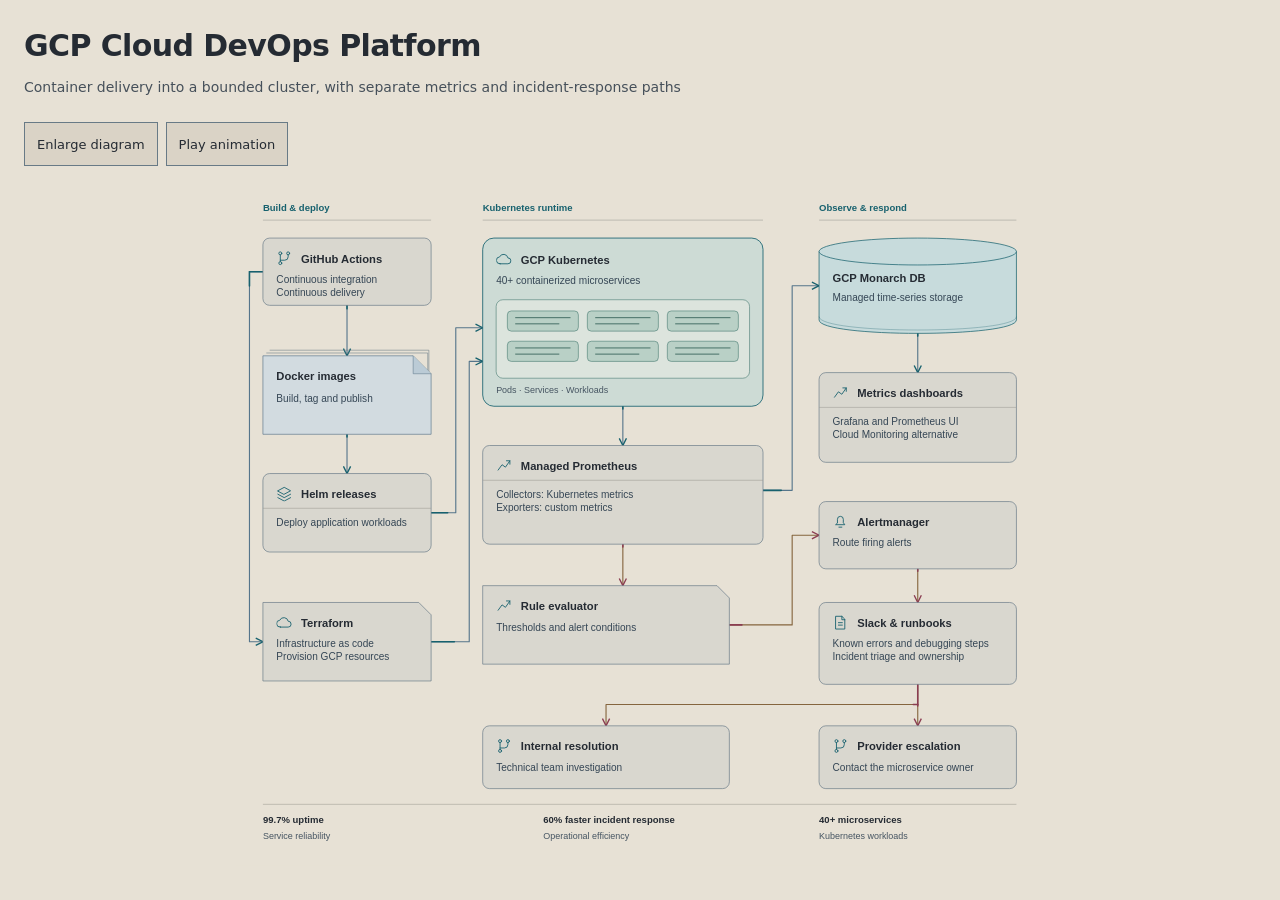
<file: assets/devops_architecture.html>
<!doctype html>
<html lang="en">
<head>
<meta charset="utf-8">
<meta name="viewport" content="width=device-width, initial-scale=1">
<title>GCP Cloud DevOps Platform | Architecture</title>
<script>document.documentElement.classList.toggle('preview', new URLSearchParams(location.search).has('preview'));try{const t=localStorage.getItem('mh-theme');if(t==='dark'||t==='light')document.documentElement.dataset.theme=t;}catch{}</script>
<link rel="stylesheet" href="architecture-viewer.css">
</head>
<body>
<main class="wrap">
<header class="head"><h1>GCP Cloud DevOps Platform</h1><p>Container delivery into a bounded cluster, with separate metrics and incident-response paths</p></header>
<div class="viewport"><svg xmlns="http://www.w3.org/2000/svg" class="atlas" viewBox="0 0 1440 1220" role="img" aria-labelledby="diagram-title diagram-description">
<title id="diagram-title">GCP Cloud DevOps Platform</title>
<desc id="diagram-description">GitHub Actions builds Docker images and Helm releases. Terraform provisions the GCP Kubernetes infrastructure. Managed Prometheus collects metrics; Monarch supports dashboards, while rule evaluation feeds Alertmanager, Slack runbooks and incident resolution.</desc>
<style>.atlas {--atlas-bg:#181b20;--atlas-title:#eeebe5;--atlas-body:#cbd1da;--atlas-note:#b7c2cf;--atlas-rule:#505e6e;--atlas-panel:#252e39;--atlas-outline:#71869e;--atlas-paper:#293847;--atlas-paper-stroke:#8ba5bd;--atlas-fold:#3c5064;--atlas-gate:#38312b;--atlas-cluster:#22383c;--atlas-cluster-well:#192c32;--atlas-pod:#2a4a48;--atlas-pod-stroke:#78bfb7;--atlas-pod-mark:#a1d7ce;--atlas-edge:#8ba5bd;--atlas-signal-edge:#bba080;--atlas-data:#81d4df;--atlas-signal:#f0a1ae;--atlas-tint:#173741}
@media(prefers-color-scheme:light) {:root:not([data-theme="dark"]) .atlas, :root.atlas:not([data-theme="dark"]) {--atlas-bg:#e7e1d5;--atlas-title:#252b33;--atlas-body:#354655;--atlas-note:#465562;--atlas-rule:#9d9b94;--atlas-panel:#d9d7cf;--atlas-outline:#687a86;--atlas-paper:#d2dbe0;--atlas-paper-stroke:#5f788d;--atlas-fold:#bbcbd6;--atlas-gate:#dfd2b9;--atlas-cluster:#cddbd5;--atlas-cluster-well:#dce4dd;--atlas-pod:#b9d0c6;--atlas-pod-stroke:#3f756c;--atlas-pod-mark:#305e55;--atlas-edge:#55758b;--atlas-signal-edge:#85653e;--atlas-data:#17616e;--atlas-signal:#8b3d51;--atlas-tint:#c7dbdc}}
:root[data-theme="light"] .atlas, :root.atlas[data-theme="light"] {--atlas-bg:#e7e1d5;--atlas-title:#252b33;--atlas-body:#354655;--atlas-note:#465562;--atlas-rule:#9d9b94;--atlas-panel:#d9d7cf;--atlas-outline:#687a86;--atlas-paper:#d2dbe0;--atlas-paper-stroke:#5f788d;--atlas-fold:#bbcbd6;--atlas-gate:#dfd2b9;--atlas-cluster:#cddbd5;--atlas-cluster-well:#dce4dd;--atlas-pod:#b9d0c6;--atlas-pod-stroke:#3f756c;--atlas-pod-mark:#305e55;--atlas-edge:#55758b;--atlas-signal-edge:#85653e;--atlas-data:#17616e;--atlas-signal:#8b3d51;--atlas-tint:#c7dbdc}

.atlas { background:var(--atlas-bg); font-family:Arial,Helvetica,sans-serif; }
.atlas-canvas { fill:var(--atlas-bg); }
.atlas text { font-family:Arial,Helvetica,sans-serif; }
.atlas-title { font-size:20px; font-weight:600; fill:var(--atlas-title); }
.atlas-body { font-size:18px; fill:var(--atlas-body); }
.atlas-phase { font-size:17px; font-weight:600; fill:var(--atlas-data); }
.atlas-label { font-size:17px; font-weight:600; fill:var(--atlas-title); }
.atlas-note { font-size:16px; fill:var(--atlas-note); }
.atlas-rule { fill:none; stroke:var(--atlas-rule); stroke-width:1; }
.atlas-panel { fill:var(--atlas-panel); stroke:var(--atlas-outline); stroke-width:1.2; }
.atlas-paper { fill:var(--atlas-paper); stroke:var(--atlas-paper-stroke); stroke-width:1.2; }
.atlas-sheet-back { fill:none; stroke:var(--atlas-outline); stroke-width:1; }
.atlas-fold { fill:var(--atlas-fold); stroke:var(--atlas-paper-stroke); stroke-width:1; }
.atlas-paper-line { fill:none; stroke:var(--atlas-paper-stroke); stroke-width:2; }
.atlas-cylinder { fill:var(--atlas-tint); stroke:var(--atlas-data); stroke-width:1.3; }
.atlas-cylinder-top { fill:var(--atlas-tint); stroke:var(--atlas-data); stroke-width:1.3; }
.atlas-cylinder-ring { fill:none; stroke:var(--atlas-data); stroke-width:1; opacity:.55; }
.atlas-gate { fill:var(--atlas-gate); stroke:var(--atlas-signal); stroke-width:1.4; }
.atlas-icon { fill:none; stroke:var(--atlas-data); stroke-width:1.8; stroke-linecap:round; stroke-linejoin:round; }
.atlas-window-rule { stroke:var(--atlas-rule); stroke-width:1; }
.atlas-cluster { fill:var(--atlas-cluster); stroke:var(--atlas-data); stroke-width:1.5; }
.atlas-pod { fill:var(--atlas-pod); stroke:var(--atlas-pod-stroke); stroke-width:1; }
.atlas-pod-mark { fill:none; stroke:var(--atlas-pod-mark); stroke-width:1.5; }
.atlas-edge { fill:none; stroke:var(--atlas-edge); stroke-width:2; stroke-linejoin:round; }
.atlas-edge.signal { stroke:var(--atlas-signal-edge); }
.atlas-trace { fill:none; stroke:var(--atlas-data); stroke-width:2.8; stroke-dasharray:7 93; stroke-linecap:round; animation:atlas-flow 7s linear infinite; }
.atlas-trace.signal { stroke:var(--atlas-signal); }
.paused .atlas-trace { animation-play-state:paused !important; }
@keyframes atlas-flow { from { stroke-dashoffset:100; } to { stroke-dashoffset:0; } }
@media(prefers-reduced-motion:reduce) { .atlas-trace { animation:none !important; display:none; } }
</style>
<defs>
<symbol id="icon-file" viewBox="0 0 32 32"><path d="M7 3h12l6 6v20H7zM19 3v7h6M12 16h8M12 21h8"/></symbol>
<symbol id="icon-layers" viewBox="0 0 32 32"><path d="m3 10 13-7 13 7-13 7zM3 17l13 7 13-7M3 24l13 7 13-7"/></symbol>
<symbol id="icon-branch" viewBox="0 0 32 32"><circle cx="8" cy="6" r="3"/><circle cx="24" cy="6" r="3"/><circle cx="8" cy="26" r="3"/><path d="M8 9v14M24 9v4a7 7 0 0 1-7 7H8"/></symbol>
<symbol id="icon-cloud" viewBox="0 0 32 32"><path d="M8 25h16a6 6 0 0 0 0-12A9 9 0 0 0 7 11a7 7 0 0 0 1 14z"/></symbol>
<symbol id="icon-bell" viewBox="0 0 32 32"><path d="M7 22h18l-3-4v-7a6 6 0 0 0-12 0v7zM13 27h6"/></symbol>
<symbol id="icon-model" viewBox="0 0 32 32"><path d="m4 25 8-11 7 5L28 6M21 6h7v7"/></symbol>
<symbol id="icon-search" viewBox="0 0 32 32"><circle cx="13" cy="13" r="9"/><path d="m20 20 9 9"/></symbol>
<symbol id="icon-shield" viewBox="0 0 32 32"><path d="m16 3 11 5v9c0 7-5 10-11 13C10 27 5 24 5 17V8zM10 16l4 4 8-9"/></symbol>
<marker id="arrow-data" viewBox="0 0 10 10" refX="9" refY="5" markerWidth="8" markerHeight="8" orient="auto"><path d="m1 1 8 4-8 4" fill="none" stroke="var(--atlas-data)" stroke-width="1.5"/></marker>
<marker id="arrow-signal" viewBox="0 0 10 10" refX="9" refY="5" markerWidth="8" markerHeight="8" orient="auto"><path d="m1 1 8 4-8 4" fill="none" stroke="var(--atlas-signal)" stroke-width="1.5"/></marker>
</defs>
<rect width="1440" height="1220" class="atlas-canvas"/>
<text class="atlas-phase" x="48" y="52">Build &amp; deploy</text>
<path class="atlas-rule" d="M48 68h300"/>
<text class="atlas-phase" x="440" y="52">Kubernetes runtime</text>
<path class="atlas-rule" d="M440 68h500"/>
<text class="atlas-phase" x="1040" y="52">Observe &amp; respond</text>
<path class="atlas-rule" d="M1040 68h352"/>
<g aria-hidden="true"><path class="atlas-edge data" d="M198 220V310" marker-end="url(#arrow-data)"/><path class="atlas-trace data" pathLength="100" d="M198 220V310" style="animation-delay:0.0s"/></g>
<g aria-hidden="true"><path class="atlas-edge data" d="M198 450V520" marker-end="url(#arrow-data)"/><path class="atlas-trace data" pathLength="100" d="M198 450V520" style="animation-delay:0.7s"/></g>
<g aria-hidden="true"><path class="atlas-edge data" d="M348 590H392V260H440" marker-end="url(#arrow-data)"/><path class="atlas-trace data" pathLength="100" d="M348 590H392V260H440" style="animation-delay:1.4s"/></g>
<g aria-hidden="true"><path class="atlas-edge data" d="M48 160H24V820H48" marker-end="url(#arrow-data)"/><path class="atlas-trace data" pathLength="100" d="M48 160H24V820H48" style="animation-delay:0.0s"/></g>
<g aria-hidden="true"><path class="atlas-edge data" d="M348 820H416V320H440" marker-end="url(#arrow-data)"/><path class="atlas-trace data" pathLength="100" d="M348 820H416V320H440" style="animation-delay:0.7s"/></g>
<g aria-hidden="true"><path class="atlas-edge data" d="M690 400V470" marker-end="url(#arrow-data)"/><path class="atlas-trace data" pathLength="100" d="M690 400V470" style="animation-delay:2.0999999999999996s"/></g>
<g aria-hidden="true"><path class="atlas-edge data" d="M940 550H992V185H1040" marker-end="url(#arrow-data)"/><path class="atlas-trace data" pathLength="100" d="M940 550H992V185H1040" style="animation-delay:2.8s"/></g>
<g aria-hidden="true"><path class="atlas-edge data" d="M1216 270V340" marker-end="url(#arrow-data)"/><path class="atlas-trace data" pathLength="100" d="M1216 270V340" style="animation-delay:3.5s"/></g>
<g aria-hidden="true"><path class="atlas-edge signal" d="M690 646V720" marker-end="url(#arrow-signal)"/><path class="atlas-trace signal" pathLength="100" d="M690 646V720" style="animation-delay:2.8s"/></g>
<g aria-hidden="true"><path class="atlas-edge signal" d="M880 790H992V630H1040" marker-end="url(#arrow-signal)"/><path class="atlas-trace signal" pathLength="100" d="M880 790H992V630H1040" style="animation-delay:3.5s"/></g>
<g aria-hidden="true"><path class="atlas-edge signal" d="M1216 690V750" marker-end="url(#arrow-signal)"/><path class="atlas-trace signal" pathLength="100" d="M1216 690V750" style="animation-delay:4.199999999999999s"/></g>
<g aria-hidden="true"><path class="atlas-edge signal" d="M1216 896V932H660V970" marker-end="url(#arrow-signal)"/><path class="atlas-trace signal" pathLength="100" d="M1216 896V932H660V970" style="animation-delay:4.8999999999999995s"/></g>
<g aria-hidden="true"><path class="atlas-edge signal" d="M1216 932V970" marker-end="url(#arrow-signal)"/><path class="atlas-trace signal" pathLength="100" d="M1216 932V970" style="animation-delay:4.8999999999999995s"/></g>
<g id="github">
<rect class="atlas-panel" x="48" y="100" width="300" height="120" rx="12"/>
<use class="atlas-icon" href="#icon-branch" x="72" y="122" width="28" height="28"/>
<text class="atlas-title" x="116" y="144">GitHub Actions</text>
<text class="atlas-body" x="72" y="180">Continuous integration</text>
<text class="atlas-body" x="72" y="203">Continuous delivery</text>
</g>
<g id="docker">
<path d="M60 300h284v140" class="atlas-sheet-back"/>
<path d="M54 305h288v140" class="atlas-sheet-back"/>
<path d="M48 310h268l32 32v108H48Z" class="atlas-paper"/>
<path d="M316 310v32h32" class="atlas-fold"/>
<text class="atlas-title" x="72" y="354">Docker images</text>
<text class="atlas-body" x="72" y="392">Build, tag and publish</text>
</g>
<g id="helm">
<rect class="atlas-panel" x="48" y="520" width="300" height="140" rx="12"/>
<use class="atlas-icon" href="#icon-layers" x="72" y="542" width="28" height="28"/>
<path class="atlas-window-rule" d="M48 582h300"/>
<text class="atlas-title" x="116" y="564">Helm releases</text>
<text class="atlas-body" x="72" y="614">Deploy application workloads</text>
</g>
<g id="terraform">
<path class="atlas-panel" d="M48 750h278l22 22v118H48Z"/>
<use class="atlas-icon" href="#icon-cloud" x="72" y="772" width="28" height="28"/>
<text class="atlas-title" x="116" y="794">Terraform</text>
<text class="atlas-body" x="72" y="830">Infrastructure as code</text>
<text class="atlas-body" x="72" y="853">Provision GCP resources</text>
</g>
<g id="kubernetes">
<rect class="atlas-cluster" x="440" y="100" width="500" height="300" rx="20"/>
<use class="atlas-icon" href="#icon-cloud" x="464" y="124" width="28" height="28"/>
<text class="atlas-title" x="508" y="146">GCP Kubernetes</text>
<text class="atlas-body" x="464" y="182">40+ containerized microservices</text>
<rect x="464" y="210" width="452" height="140" rx="12" fill="var(--atlas-cluster-well)" stroke="var(--atlas-pod-stroke)"/>
<rect class="atlas-pod" x="484.0" y="230" width="126.66666666666667" height="36" rx="7"/>
<path class="atlas-pod-mark" d="M498.0 242h98.66666666666667M498.0 253h78.66666666666667"/>
<rect class="atlas-pod" x="626.6666666666667" y="230" width="126.66666666666667" height="36" rx="7"/>
<path class="atlas-pod-mark" d="M640.6666666666667 242h98.66666666666667M640.6666666666667 253h78.66666666666667"/>
<rect class="atlas-pod" x="769.3333333333334" y="230" width="126.66666666666667" height="36" rx="7"/>
<path class="atlas-pod-mark" d="M783.3333333333334 242h98.66666666666667M783.3333333333334 253h78.66666666666667"/>
<rect class="atlas-pod" x="484.0" y="284" width="126.66666666666667" height="36" rx="7"/>
<path class="atlas-pod-mark" d="M498.0 296h98.66666666666667M498.0 307h78.66666666666667"/>
<rect class="atlas-pod" x="626.6666666666667" y="284" width="126.66666666666667" height="36" rx="7"/>
<path class="atlas-pod-mark" d="M640.6666666666667 296h98.66666666666667M640.6666666666667 307h78.66666666666667"/>
<rect class="atlas-pod" x="769.3333333333334" y="284" width="126.66666666666667" height="36" rx="7"/>
<path class="atlas-pod-mark" d="M783.3333333333334 296h98.66666666666667M783.3333333333334 307h78.66666666666667"/>
<text class="atlas-note" x="464" y="376">Pods · Services · Workloads</text>
</g>
<g id="prometheus">
<rect class="atlas-panel" x="440" y="470" width="500" height="176" rx="12"/>
<use class="atlas-icon" href="#icon-model" x="464" y="492" width="28" height="28"/>
<path class="atlas-window-rule" d="M440 532h500"/>
<text class="atlas-title" x="508" y="514">Managed Prometheus</text>
<text class="atlas-body" x="464" y="564">Collectors: Kubernetes metrics</text>
<text class="atlas-body" x="464" y="587">Exporters: custom metrics</text>
</g>
<g id="rules">
<path class="atlas-panel" d="M440 720h418l22 22v118H440Z"/>
<use class="atlas-icon" href="#icon-model" x="464" y="742" width="28" height="28"/>
<text class="atlas-title" x="508" y="764">Rule evaluator</text>
<text class="atlas-body" x="464" y="800">Thresholds and alert conditions</text>
</g>
<g id="monarch">
<path class="atlas-cylinder" d="M1040 124v122c0 32 352 32 352 0V124Z"/>
<ellipse cx="1216.0" cy="124" rx="176.0" ry="24" class="atlas-cylinder-top"/>
<path class="atlas-cylinder-ring" d="M1040 240c0 32 352 32 352 0"/>
<text class="atlas-title" x="1064" y="178">GCP Monarch DB</text>
<text class="atlas-body" x="1064" y="212">Managed time-series storage</text>
</g>
<g id="dashboards">
<rect class="atlas-panel" x="1040" y="340" width="352" height="160" rx="12"/>
<use class="atlas-icon" href="#icon-model" x="1064" y="362" width="28" height="28"/>
<path class="atlas-window-rule" d="M1040 402h352"/>
<text class="atlas-title" x="1108" y="384">Metrics dashboards</text>
<text class="atlas-body" x="1064" y="434">Grafana and Prometheus UI</text>
<text class="atlas-body" x="1064" y="457">Cloud Monitoring alternative</text>
</g>
<g id="alerts">
<rect class="atlas-panel" x="1040" y="570" width="352" height="120" rx="12"/>
<use class="atlas-icon" href="#icon-bell" x="1064" y="592" width="28" height="28"/>
<text class="atlas-title" x="1108" y="614">Alertmanager</text>
<text class="atlas-body" x="1064" y="650">Route firing alerts</text>
</g>
<g id="slack">
<rect class="atlas-panel" x="1040" y="750" width="352" height="146" rx="12"/>
<use class="atlas-icon" href="#icon-file" x="1064" y="772" width="28" height="28"/>
<text class="atlas-title" x="1108" y="794">Slack &amp; runbooks</text>
<text class="atlas-body" x="1064" y="830">Known errors and debugging steps</text>
<text class="atlas-body" x="1064" y="853">Incident triage and ownership</text>
</g>
<g id="internal">
<rect class="atlas-panel" x="440" y="970" width="440" height="112" rx="12"/>
<use class="atlas-icon" href="#icon-branch" x="464" y="992" width="28" height="28"/>
<text class="atlas-title" x="508" y="1014">Internal resolution</text>
<text class="atlas-body" x="464" y="1050">Technical team investigation</text>
</g>
<g id="provider">
<rect class="atlas-panel" x="1040" y="970" width="352" height="112" rx="12"/>
<use class="atlas-icon" href="#icon-branch" x="1064" y="992" width="28" height="28"/>
<text class="atlas-title" x="1108" y="1014">Provider escalation</text>
<text class="atlas-body" x="1064" y="1050">Contact the microservice owner</text>
</g>
<path class="atlas-rule" d="M48 1110h1344"/>
<text class="atlas-label" x="48" y="1144">99.7% uptime</text>
<text class="atlas-note" x="48" y="1172">Service reliability</text>
<text class="atlas-label" x="548" y="1144">60% faster incident response</text>
<text class="atlas-note" x="548" y="1172">Operational efficiency</text>
<text class="atlas-label" x="1040" y="1144">40+ microservices</text>
<text class="atlas-note" x="1040" y="1172">Kubernetes workloads</text>
</svg></div>
</main>
<script src="architecture-viewer.js"></script>
</body>
</html>
</file>
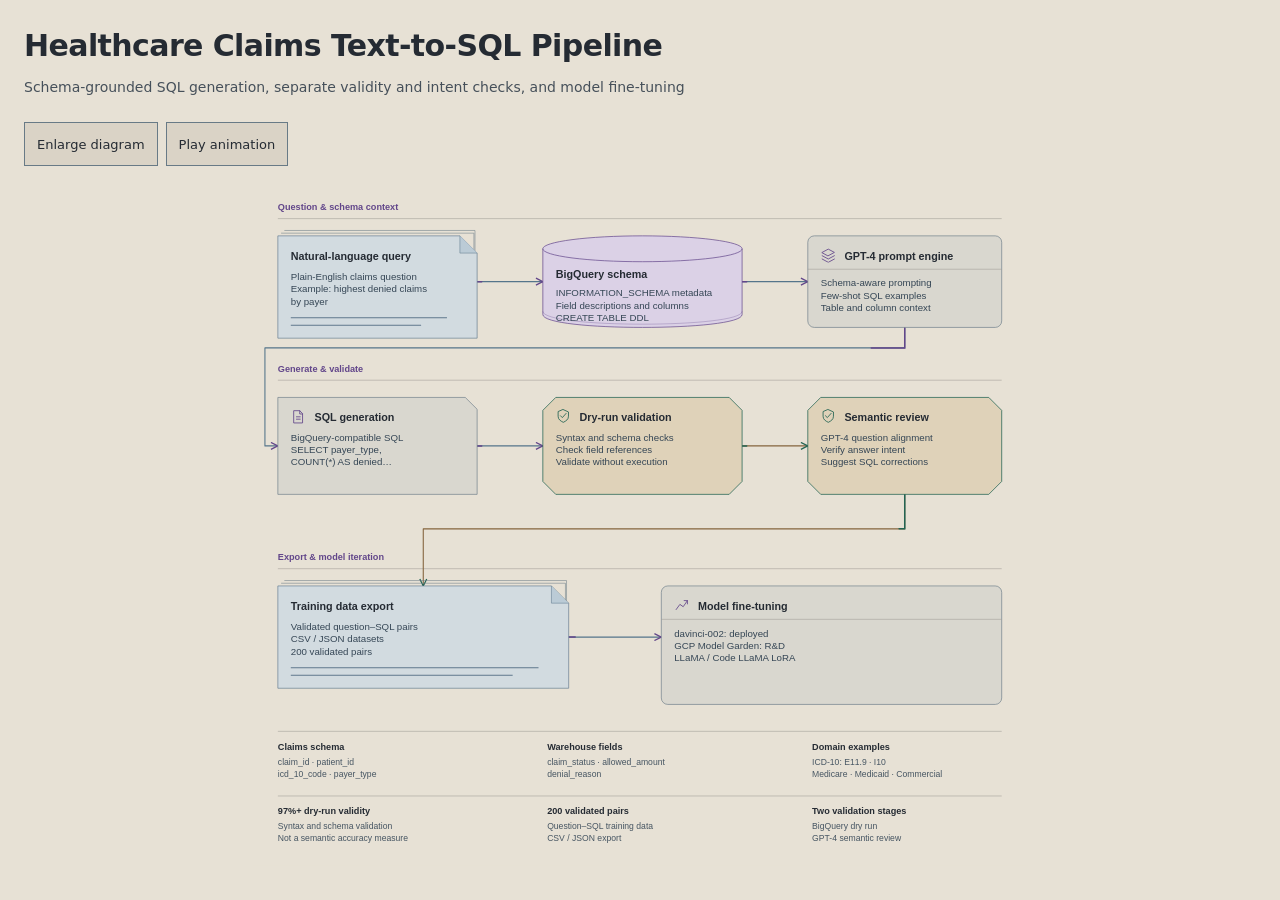
<file: assets/healthcare_claims_architecture.html>
<!doctype html>
<html lang="en">
<head>
<meta charset="utf-8">
<meta name="viewport" content="width=device-width, initial-scale=1">
<title>Healthcare Claims Text-to-SQL Pipeline | Architecture</title>
<script>document.documentElement.classList.toggle('preview', new URLSearchParams(location.search).has('preview'));try{const t=localStorage.getItem('mh-theme');if(t==='dark'||t==='light')document.documentElement.dataset.theme=t;}catch{}</script>
<link rel="stylesheet" href="architecture-viewer.css">
</head>
<body>
<main class="wrap">
<header class="head"><h1>Healthcare Claims Text-to-SQL Pipeline</h1><p>Schema-grounded SQL generation, separate validity and intent checks, and model fine-tuning</p></header>
<div class="viewport"><svg xmlns="http://www.w3.org/2000/svg" class="atlas" viewBox="0 0 1440 1270" role="img" aria-labelledby="diagram-title diagram-description">
<title id="diagram-title">Healthcare Claims Text-to-SQL Pipeline</title>
<desc id="diagram-description">Natural-language claims questions use BigQuery schema extraction and GPT-4 few-shot prompting to generate SQL. BigQuery dry runs check syntax and schema without execution; GPT-4 separately reviews question alignment and suggests corrections. Validated question–SQL pairs are exported for model fine-tuning. The source reports 97%+ dry-run validity and 200 validated pairs, a deployed davinci-002 model, and GCP Model Garden LLaMA / Code LLaMA LoRA experiments.</desc>
<style>.atlas {--atlas-bg:#181b20;--atlas-title:#eeebe5;--atlas-body:#cbd1da;--atlas-note:#b7c2cf;--atlas-rule:#505e6e;--atlas-panel:#252e39;--atlas-outline:#71869e;--atlas-paper:#293847;--atlas-paper-stroke:#8ba5bd;--atlas-fold:#3c5064;--atlas-gate:#38312b;--atlas-cluster:#22383c;--atlas-cluster-well:#192c32;--atlas-pod:#2a4a48;--atlas-pod-stroke:#78bfb7;--atlas-pod-mark:#a1d7ce;--atlas-edge:#8ba5bd;--atlas-signal-edge:#bba080;--atlas-data:#c3b4f4;--atlas-signal:#8cddc7;--atlas-tint:#332c4c}
@media(prefers-color-scheme:light) {:root:not([data-theme="dark"]) .atlas, :root.atlas:not([data-theme="dark"]) {--atlas-bg:#e7e1d5;--atlas-title:#252b33;--atlas-body:#354655;--atlas-note:#465562;--atlas-rule:#9d9b94;--atlas-panel:#d9d7cf;--atlas-outline:#687a86;--atlas-paper:#d2dbe0;--atlas-paper-stroke:#5f788d;--atlas-fold:#bbcbd6;--atlas-gate:#dfd2b9;--atlas-cluster:#cddbd5;--atlas-cluster-well:#dce4dd;--atlas-pod:#b9d0c6;--atlas-pod-stroke:#3f756c;--atlas-pod-mark:#305e55;--atlas-edge:#55758b;--atlas-signal-edge:#85653e;--atlas-data:#62468a;--atlas-signal:#236453;--atlas-tint:#dbd1e6}}
:root[data-theme="light"] .atlas, :root.atlas[data-theme="light"] {--atlas-bg:#e7e1d5;--atlas-title:#252b33;--atlas-body:#354655;--atlas-note:#465562;--atlas-rule:#9d9b94;--atlas-panel:#d9d7cf;--atlas-outline:#687a86;--atlas-paper:#d2dbe0;--atlas-paper-stroke:#5f788d;--atlas-fold:#bbcbd6;--atlas-gate:#dfd2b9;--atlas-cluster:#cddbd5;--atlas-cluster-well:#dce4dd;--atlas-pod:#b9d0c6;--atlas-pod-stroke:#3f756c;--atlas-pod-mark:#305e55;--atlas-edge:#55758b;--atlas-signal-edge:#85653e;--atlas-data:#62468a;--atlas-signal:#236453;--atlas-tint:#dbd1e6}

.atlas { background:var(--atlas-bg); font-family:Arial,Helvetica,sans-serif; }
.atlas-canvas { fill:var(--atlas-bg); }
.atlas text { font-family:Arial,Helvetica,sans-serif; }
.atlas-title { font-size:20px; font-weight:600; fill:var(--atlas-title); }
.atlas-body { font-size:18px; fill:var(--atlas-body); }
.atlas-phase { font-size:17px; font-weight:600; fill:var(--atlas-data); }
.atlas-label { font-size:17px; font-weight:600; fill:var(--atlas-title); }
.atlas-note { font-size:16px; fill:var(--atlas-note); }
.atlas-rule { fill:none; stroke:var(--atlas-rule); stroke-width:1; }
.atlas-panel { fill:var(--atlas-panel); stroke:var(--atlas-outline); stroke-width:1.2; }
.atlas-paper { fill:var(--atlas-paper); stroke:var(--atlas-paper-stroke); stroke-width:1.2; }
.atlas-sheet-back { fill:none; stroke:var(--atlas-outline); stroke-width:1; }
.atlas-fold { fill:var(--atlas-fold); stroke:var(--atlas-paper-stroke); stroke-width:1; }
.atlas-paper-line { fill:none; stroke:var(--atlas-paper-stroke); stroke-width:2; }
.atlas-cylinder { fill:var(--atlas-tint); stroke:var(--atlas-data); stroke-width:1.3; }
.atlas-cylinder-top { fill:var(--atlas-tint); stroke:var(--atlas-data); stroke-width:1.3; }
.atlas-cylinder-ring { fill:none; stroke:var(--atlas-data); stroke-width:1; opacity:.55; }
.atlas-gate { fill:var(--atlas-gate); stroke:var(--atlas-signal); stroke-width:1.4; }
.atlas-icon { fill:none; stroke:var(--atlas-data); stroke-width:1.8; stroke-linecap:round; stroke-linejoin:round; }
.atlas-window-rule { stroke:var(--atlas-rule); stroke-width:1; }
.atlas-cluster { fill:var(--atlas-cluster); stroke:var(--atlas-data); stroke-width:1.5; }
.atlas-pod { fill:var(--atlas-pod); stroke:var(--atlas-pod-stroke); stroke-width:1; }
.atlas-pod-mark { fill:none; stroke:var(--atlas-pod-mark); stroke-width:1.5; }
.atlas-edge { fill:none; stroke:var(--atlas-edge); stroke-width:2; stroke-linejoin:round; }
.atlas-edge.signal { stroke:var(--atlas-signal-edge); }
.atlas-trace { fill:none; stroke:var(--atlas-data); stroke-width:2.8; stroke-dasharray:7 93; stroke-linecap:round; animation:atlas-flow 7s linear infinite; }
.atlas-trace.signal { stroke:var(--atlas-signal); }
.paused .atlas-trace { animation-play-state:paused !important; }
@keyframes atlas-flow { from { stroke-dashoffset:100; } to { stroke-dashoffset:0; } }
@media(prefers-reduced-motion:reduce) { .atlas-trace { animation:none !important; display:none; } }
</style>
<defs>
<symbol id="icon-file" viewBox="0 0 32 32"><path d="M7 3h12l6 6v20H7zM19 3v7h6M12 16h8M12 21h8"/></symbol>
<symbol id="icon-layers" viewBox="0 0 32 32"><path d="m3 10 13-7 13 7-13 7zM3 17l13 7 13-7M3 24l13 7 13-7"/></symbol>
<symbol id="icon-branch" viewBox="0 0 32 32"><circle cx="8" cy="6" r="3"/><circle cx="24" cy="6" r="3"/><circle cx="8" cy="26" r="3"/><path d="M8 9v14M24 9v4a7 7 0 0 1-7 7H8"/></symbol>
<symbol id="icon-cloud" viewBox="0 0 32 32"><path d="M8 25h16a6 6 0 0 0 0-12A9 9 0 0 0 7 11a7 7 0 0 0 1 14z"/></symbol>
<symbol id="icon-bell" viewBox="0 0 32 32"><path d="M7 22h18l-3-4v-7a6 6 0 0 0-12 0v7zM13 27h6"/></symbol>
<symbol id="icon-model" viewBox="0 0 32 32"><path d="m4 25 8-11 7 5L28 6M21 6h7v7"/></symbol>
<symbol id="icon-search" viewBox="0 0 32 32"><circle cx="13" cy="13" r="9"/><path d="m20 20 9 9"/></symbol>
<symbol id="icon-shield" viewBox="0 0 32 32"><path d="m16 3 11 5v9c0 7-5 10-11 13C10 27 5 24 5 17V8zM10 16l4 4 8-9"/></symbol>
<marker id="arrow-data" viewBox="0 0 10 10" refX="9" refY="5" markerWidth="8" markerHeight="8" orient="auto"><path d="m1 1 8 4-8 4" fill="none" stroke="var(--atlas-data)" stroke-width="1.5"/></marker>
<marker id="arrow-signal" viewBox="0 0 10 10" refX="9" refY="5" markerWidth="8" markerHeight="8" orient="auto"><path d="m1 1 8 4-8 4" fill="none" stroke="var(--atlas-signal)" stroke-width="1.5"/></marker>
</defs>
<rect width="1440" height="1270" class="atlas-canvas"/>
<text class="atlas-phase" x="48" y="52">Question &amp; schema context</text>
<path class="atlas-rule" d="M48 68h1344"/>
<text class="atlas-phase" x="48" y="352">Generate &amp; validate</text>
<path class="atlas-rule" d="M48 368h1344"/>
<text class="atlas-phase" x="48" y="702">Export &amp; model iteration</text>
<path class="atlas-rule" d="M48 718h1344"/>
<g aria-hidden="true"><path class="atlas-edge data" d="M418 185H540" marker-end="url(#arrow-data)"/><path class="atlas-trace data" pathLength="100" d="M418 185H540" style="animation-delay:0.0s"/></g>
<g aria-hidden="true"><path class="atlas-edge data" d="M910 185H1032" marker-end="url(#arrow-data)"/><path class="atlas-trace data" pathLength="100" d="M910 185H1032" style="animation-delay:0.7s"/></g>
<g aria-hidden="true"><path class="atlas-edge data" d="M1212 270V308H24V490H48" marker-end="url(#arrow-data)"/><path class="atlas-trace data" pathLength="100" d="M1212 270V308H24V490H48" style="animation-delay:1.4s"/></g>
<g aria-hidden="true"><path class="atlas-edge data" d="M418 490H540" marker-end="url(#arrow-data)"/><path class="atlas-trace data" pathLength="100" d="M418 490H540" style="animation-delay:2.0999999999999996s"/></g>
<g aria-hidden="true"><path class="atlas-edge signal" d="M910 490H1032" marker-end="url(#arrow-signal)"/><path class="atlas-trace signal" pathLength="100" d="M910 490H1032" style="animation-delay:2.8s"/></g>
<g aria-hidden="true"><path class="atlas-edge signal" d="M1212 580V644H318V750" marker-end="url(#arrow-signal)"/><path class="atlas-trace signal" pathLength="100" d="M1212 580V644H318V750" style="animation-delay:3.5s"/></g>
<g aria-hidden="true"><path class="atlas-edge data" d="M588 845H760" marker-end="url(#arrow-data)"/><path class="atlas-trace data" pathLength="100" d="M588 845H760" style="animation-delay:4.199999999999999s"/></g>
<g id="question">
<path d="M60 90h354v190" class="atlas-sheet-back"/>
<path d="M54 95h358v190" class="atlas-sheet-back"/>
<path d="M48 100h338l32 32v158H48Z" class="atlas-paper"/>
<path d="M386 100v32h32" class="atlas-fold"/>
<path class="atlas-paper-line" d="M72 252h290M72 266h242"/>
<text class="atlas-title" x="72" y="144">Natural-language query</text>
<text class="atlas-body" x="72" y="182">Plain-English claims question</text>
<text class="atlas-body" x="72" y="205">Example: highest denied claims</text>
<text class="atlas-body" x="72" y="228">by payer</text>
</g>
<g id="schema">
<path class="atlas-cylinder" d="M540 124v122c0 32 370 32 370 0V124Z"/>
<ellipse cx="725.0" cy="124" rx="185.0" ry="24" class="atlas-cylinder-top"/>
<path class="atlas-cylinder-ring" d="M540 240c0 32 370 32 370 0"/>
<text class="atlas-title" x="564" y="178">BigQuery schema</text>
<text class="atlas-body" x="564" y="212">INFORMATION_SCHEMA metadata</text>
<text class="atlas-body" x="564" y="235">Field descriptions and columns</text>
<text class="atlas-body" x="564" y="258">CREATE TABLE DDL</text>
</g>
<g id="prompt">
<rect class="atlas-panel" x="1032" y="100" width="360" height="170" rx="12"/>
<use class="atlas-icon" href="#icon-layers" x="1056" y="122" width="28" height="28"/>
<path class="atlas-window-rule" d="M1032 162h360"/>
<text class="atlas-title" x="1100" y="144">GPT-4 prompt engine</text>
<text class="atlas-body" x="1056" y="194">Schema-aware prompting</text>
<text class="atlas-body" x="1056" y="217">Few-shot SQL examples</text>
<text class="atlas-body" x="1056" y="240">Table and column context</text>
</g>
<g id="sql">
<path class="atlas-panel" d="M48 400h348l22 22v158H48Z"/>
<use class="atlas-icon" href="#icon-file" x="72" y="422" width="28" height="28"/>
<text class="atlas-title" x="116" y="444">SQL generation</text>
<text class="atlas-body" x="72" y="480">BigQuery-compatible SQL</text>
<text class="atlas-body" x="72" y="503">SELECT payer_type,</text>
<text class="atlas-body" x="72" y="526">COUNT(*) AS denied…</text>
</g>
<g id="dry-run">
<path class="atlas-gate" d="M564 400h322l24 24v132l-24 24H564l-24-24V424Z"/>
<use class="atlas-icon" href="#icon-shield" x="564" y="420" width="28" height="28" style="stroke:var(--atlas-signal)"/>
<text class="atlas-title" x="608" y="444">Dry-run validation</text>
<text class="atlas-body" x="564" y="480">Syntax and schema checks</text>
<text class="atlas-body" x="564" y="503">Check field references</text>
<text class="atlas-body" x="564" y="526">Validate without execution</text>
</g>
<g id="semantic">
<path class="atlas-gate" d="M1056 400h312l24 24v132l-24 24H1056l-24-24V424Z"/>
<use class="atlas-icon" href="#icon-shield" x="1056" y="420" width="28" height="28" style="stroke:var(--atlas-signal)"/>
<text class="atlas-title" x="1100" y="444">Semantic review</text>
<text class="atlas-body" x="1056" y="480">GPT-4 question alignment</text>
<text class="atlas-body" x="1056" y="503">Verify answer intent</text>
<text class="atlas-body" x="1056" y="526">Suggest SQL corrections</text>
</g>
<g id="export">
<path d="M60 740h524v190" class="atlas-sheet-back"/>
<path d="M54 745h528v190" class="atlas-sheet-back"/>
<path d="M48 750h508l32 32v158H48Z" class="atlas-paper"/>
<path d="M556 750v32h32" class="atlas-fold"/>
<path class="atlas-paper-line" d="M72 902h460M72 916h412"/>
<text class="atlas-title" x="72" y="794">Training data export</text>
<text class="atlas-body" x="72" y="832">Validated question–SQL pairs</text>
<text class="atlas-body" x="72" y="855">CSV / JSON datasets</text>
<text class="atlas-body" x="72" y="878">200 validated pairs</text>
</g>
<g id="fine-tuning">
<rect class="atlas-panel" x="760" y="750" width="632" height="220" rx="12"/>
<use class="atlas-icon" href="#icon-model" x="784" y="772" width="28" height="28"/>
<path class="atlas-window-rule" d="M760 812h632"/>
<text class="atlas-title" x="828" y="794">Model fine-tuning</text>
<text class="atlas-body" x="784" y="844">davinci-002: deployed</text>
<text class="atlas-body" x="784" y="867">GCP Model Garden: R&amp;D</text>
<text class="atlas-body" x="784" y="890">LLaMA / Code LLaMA LoRA</text>
</g>
<path class="atlas-rule" d="M48 1020h1344"/>
<text class="atlas-label" x="48" y="1054">Claims schema</text>
<text class="atlas-note" x="48" y="1082">claim_id · patient_id</text>
<text class="atlas-note" x="48" y="1104">icd_10_code · payer_type</text>
<text class="atlas-label" x="548" y="1054">Warehouse fields</text>
<text class="atlas-note" x="548" y="1082">claim_status · allowed_amount</text>
<text class="atlas-note" x="548" y="1104">denial_reason</text>
<text class="atlas-label" x="1040" y="1054">Domain examples</text>
<text class="atlas-note" x="1040" y="1082">ICD-10: E11.9 · I10</text>
<text class="atlas-note" x="1040" y="1104">Medicare · Medicaid · Commercial</text>
<path class="atlas-rule" d="M48 1140h1344"/>
<text class="atlas-label" x="48" y="1174">97%+ dry-run validity</text>
<text class="atlas-note" x="48" y="1202">Syntax and schema validation</text>
<text class="atlas-note" x="48" y="1224">Not a semantic accuracy measure</text>
<text class="atlas-label" x="548" y="1174">200 validated pairs</text>
<text class="atlas-note" x="548" y="1202">Question–SQL training data</text>
<text class="atlas-note" x="548" y="1224">CSV / JSON export</text>
<text class="atlas-label" x="1040" y="1174">Two validation stages</text>
<text class="atlas-note" x="1040" y="1202">BigQuery dry run</text>
<text class="atlas-note" x="1040" y="1224">GPT-4 semantic review</text>
</svg></div>
</main>
<script src="architecture-viewer.js"></script>
</body>
</html>
</file>
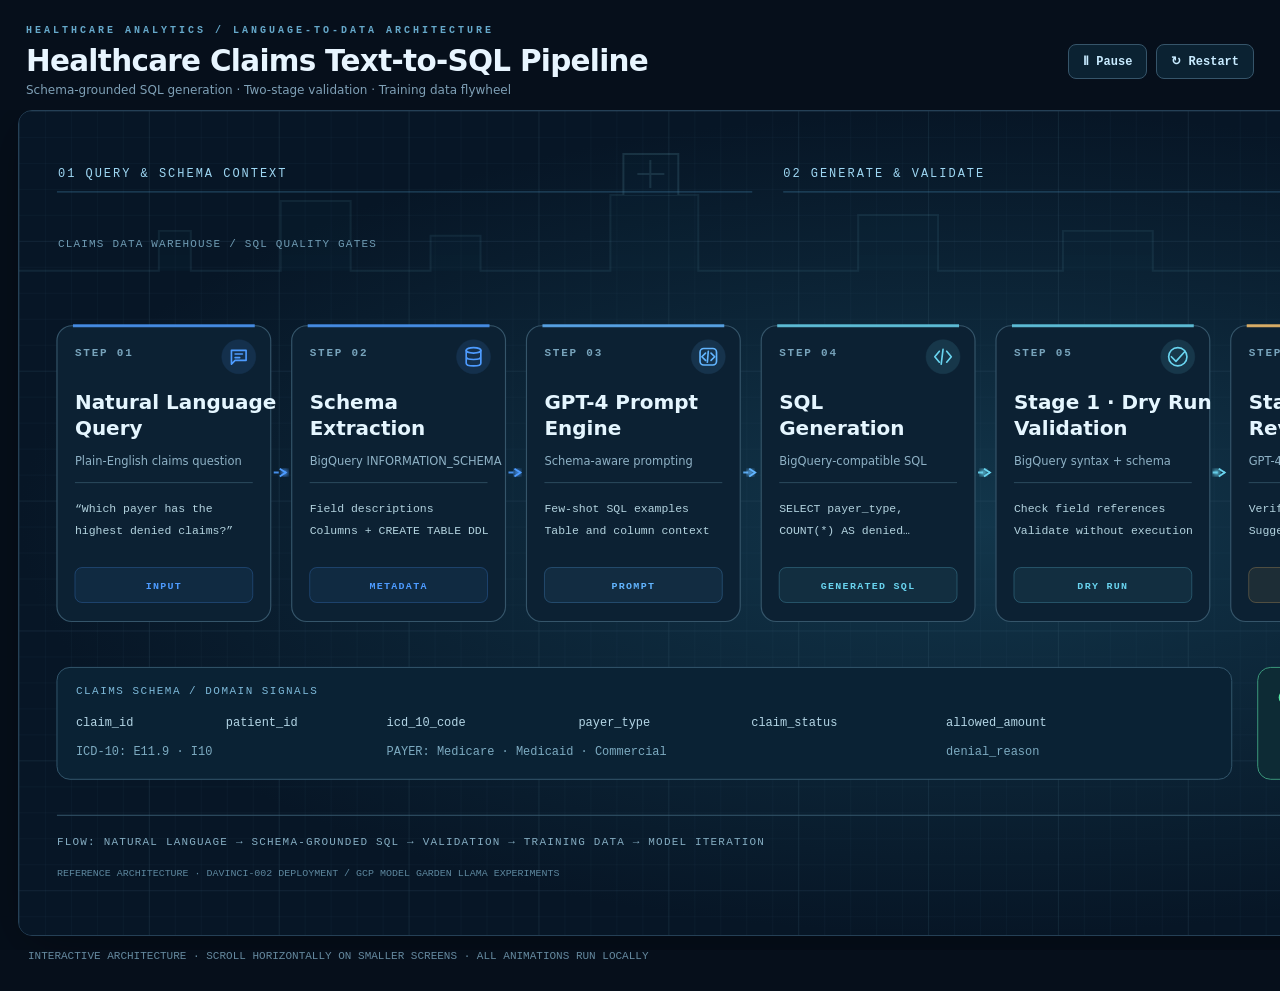
<file: assets/healthcare_claims_text_to_sql_model_garden.html>
<!DOCTYPE html><html lang="en"><head><meta charset="utf-8"><meta name="viewport" content="width=device-width,initial-scale=1"><title>Healthcare Claims Text-to-SQL Pipeline</title><style>
:root{color-scheme:dark}*{box-sizing:border-box}body{margin:0;background:#060f1b;color:#e8f5ff;font:14px Inter,ui-sans-serif,system-ui,-apple-system,Segoe UI,sans-serif}.top{max-width:1920px;margin:0 auto;padding:25px 26px 13px;display:flex;align-items:center;justify-content:space-between;gap:15px}.eyebrow{font:600 10px ui-monospace,monospace;letter-spacing:3px;color:#66a9cb}.top h1{margin:8px 0 5px;font-size:clamp(22px,2.3vw,33px);font-weight:720;letter-spacing:-.7px}.top p{margin:0;color:#7fa0b6;font-size:12px}.buttons{display:flex;gap:9px}.buttons button{border:1px solid #36556a;background:#0b2232;color:#c8ebff;padding:9px 14px;border-radius:8px;cursor:pointer;font:600 12px ui-monospace,monospace}.buttons button:hover{background:#153b51}.viewport{overflow-x:auto;padding:0 18px 14px}.stage{width:1920px;max-width:none;margin:auto;box-shadow:0 12px 55px #0005;border:1px solid #254056;border-radius:14px;overflow:hidden;background:#071626}.stage svg{display:block;width:100%;height:auto}.nodebg{fill:#0c2133;stroke:#35556a;stroke-width:1.15}.node:hover .nodebg{stroke:#70c5e7;fill:#10283b}.step{font:600 11px ui-monospace,monospace;letter-spacing:1.8px;fill:#78a4bc}.name{font:700 20px Inter,ui-sans-serif,system-ui;fill:#e5f6ff}.subtitle{font:500 11.5px Inter,ui-sans-serif,system-ui;fill:#8fb2c6}.detail{font:500 11.5px ui-monospace,monospace;fill:#b3d3df}.tag{font:700 10px ui-monospace,monospace;letter-spacing:1.3px}.flowline{fill:none;stroke-width:2;stroke-dasharray:5 6;opacity:.9;animation:flow .7s linear infinite}@keyframes flow{to{stroke-dashoffset:-22}}.pulse{animation:pulse 2.6s ease-in-out infinite;transform-box:fill-box;transform-origin:center}@keyframes pulse{50%{opacity:.35}}.scan{animation:scan 3.4s linear infinite}@keyframes scan{0%{transform:translateX(0)}50%{transform:translateX(150px)}100%{transform:translateX(0)}}.heartbeat{animation:beat 2.8s ease-in-out infinite}@keyframes beat{50%{opacity:.28}}.foot{padding:0 28px 28px;max-width:1920px;margin:auto;color:#65899f;font:11px ui-monospace,monospace}.paused *, .paused *:before,.paused *:after{animation-play-state:paused!important}.paused svg{animation-play-state:paused!important}@media(max-width:700px){.top{align-items:flex-start;flex-direction:column}.viewport{padding:0 9px 12px}.foot{padding:0 12px 22px}}
</style></head><body><header class="top"><div><div class="eyebrow">HEALTHCARE ANALYTICS / LANGUAGE-TO-DATA ARCHITECTURE</div><h1>Healthcare Claims Text-to-SQL Pipeline</h1><p>Schema-grounded SQL generation · Two-stage validation · Training data flywheel</p></div><div class="buttons"><button id="toggle">Ⅱ Pause</button><button id="restart">↻ Restart</button></div></header><main class="viewport"><div class="stage" id="stage"><svg viewBox="0 0 1920 825" role="img" aria-label="Eight-stage healthcare claims text-to-SQL pipeline, flowing from natural language to fine-tuning through BigQuery schema extraction and two validation stages" xmlns="http://www.w3.org/2000/svg"><defs>
<pattern id="grid" width="26" height="26" patternUnits="userSpaceOnUse"><path d="M26 0H0V26" fill="none" stroke="#315269" stroke-opacity=".24" stroke-width=".7"/></pattern><pattern id="biggrid" width="130" height="130" patternUnits="userSpaceOnUse"><path d="M130 0H0V130" fill="none" stroke="#426b85" stroke-opacity=".22" stroke-width="1.1"/></pattern><radialGradient id="bg"><stop stop-color="#12364b"/><stop offset="1" stop-color="#071626"/></radialGradient><filter id="glow"><feGaussianBlur stdDeviation="2"/></filter>
<symbol id="ico1" viewBox="0 0 24 24"><path d="M4 5h16v11H8l-4 4zM8 9h8m-8 4h5"/></symbol>
<symbol id="ico2" viewBox="0 0 24 24"><ellipse cx="12" cy="5" rx="8" ry="3"/><path d="M4 5v14c0 4 16 4 16 0V5M4 12c0 4 16 4 16 0"/></symbol>
<symbol id="ico3" viewBox="0 0 24 24"><rect x="3" y="3" width="18" height="18" rx="4"/><path d="m9 8-4 4 4 4m6-8 4 4-4 4m-3-10-1 12"/></symbol>
<symbol id="ico4" viewBox="0 0 24 24"><path d="M8 6 3 12l5 6m8-12 5 6-5 6m-4-14-2 16"/></symbol>
<symbol id="ico5" viewBox="0 0 24 24"><path d="M5 12l5 5L20 6"/><circle cx="12" cy="12" r="10"/></symbol>
<symbol id="ico6" viewBox="0 0 24 24"><path d="M12 3a9 9 0 1 0 9 9M12 3v9h9M8 16l2 2 5-5"/></symbol>
<symbol id="ico7" viewBox="0 0 24 24"><path d="M5 3h10l4 4v14H5zM15 3v5h4M8 12h8m-8 4h8"/></symbol>
<symbol id="ico8" viewBox="0 0 24 24"><path d="M4 17l8-13 8 13M7 17h10M12 10v11m-4 0h8"/></symbol>
<symbol id="bq" viewBox="0 0 50 50"><circle cx="23" cy="23" r="17" stroke="#62b7ff" stroke-width="5" fill="none"/><path d="m35 35 10 10" stroke="#62b7ff" stroke-width="6" stroke-linecap="round"/><path d="M14 29V20m7 9V14m7 15V18" stroke="#54e3a0" stroke-width="3.5" stroke-linecap="round"/></symbol>
</defs>
<rect width="1920" height="825" fill="url(#bg)"/><rect width="1920" height="825" fill="url(#grid)"/><rect width="1920" height="825" fill="url(#biggrid)"/>
<!-- Subtle hospital and warehouse skyline -->
<g opacity=".16" stroke="#467d91" stroke-width="2" fill="#0d3042"><path d="M0 160h140v-40h32v40h90V90h70v70h80V125h50v35h130V84h88v76h160v-56h80v56h125v-40h90v40h170v-64h110v64h140v-38h70v38h165v-55h115v55h145v-70h60v70h90"/><path d="M605 84V43h55v41M619 63h27m-14-14v28" stroke="#75bed2"/><path d="M1450 160V65h160v95M1470 86h120m-120 20h120m-120 20h120"/></g>
<text x="39" y="66" fill="#9ed7f3" font-family="ui-monospace,monospace" font-size="12" letter-spacing="2">01  QUERY &amp; SCHEMA CONTEXT</text><path d="M38 81H734" stroke="#3d779c" opacity=".6"/>
<text x="765" y="66" fill="#9ed7f3" font-family="ui-monospace,monospace" font-size="12" letter-spacing="2">02  GENERATE &amp; VALIDATE</text><path d="M765 81H1441" stroke="#3d779c" opacity=".6"/>
<text x="1475" y="66" fill="#82e2b7" font-family="ui-monospace,monospace" font-size="12" letter-spacing="2">03  EXPORT &amp; FINE-TUNE</text><path d="M1475 81H1878" stroke="#3b8c7e" opacity=".6"/>
<text x="39" y="136" fill="#6f9bb3" font-family="ui-monospace,monospace" font-size="11" letter-spacing="1.2">CLAIMS DATA WAREHOUSE / SQL QUALITY GATES</text>
<use href="#bq" x="1787" y="102" width="42" height="42"/><text x="1842" y="120" font-size="11" fill="#9dd0ec" font-family="ui-monospace,monospace">BIGQUERY</text><text x="1842" y="136" font-size="9" fill="#608ca5" font-family="ui-monospace,monospace">WAREHOUSE</text>
<g class="node node-1" transform="translate(38 215)">
 <rect class="nodebg" width="214" height="296" rx="15"/>
 <path d="M 16 0 H 198" stroke="#4D9BFF" stroke-width="3" opacity=".82"/>
 <text x="18" y="30" class="step">STEP 01</text>
 <g transform="translate(165 14)"><circle cx="17" cy="17" r="17" fill="#4D9BFF" opacity=".12" stroke="#4D9BFF" stroke-opacity=".5"/><use href="#ico1" x="6" y="6" width="22" height="22" stroke="#4D9BFF" fill="none" stroke-width="1.8" stroke-linecap="round" stroke-linejoin="round"/></g>
 <text x="18" y="83" class="name">Natural Language</text><text x="18" y="109" class="name">Query</text>
 <text x="18" y="139" class="subtitle">Plain-English claims question</text>
 <path d="M18 157 H196" stroke="#2c4a5e" stroke-width="1"/>
 <text x="18" y="186" class="detail">“Which payer has the</text><text x="18" y="208" class="detail">highest denied claims?”</text>
 <rect x="18" y="242" width="178" height="35" rx="7" fill="#4D9BFF" fill-opacity=".07" stroke="#4D9BFF" stroke-opacity=".26"/>
 <text x="107" y="264" text-anchor="middle" class="tag" fill="#4D9BFF">INPUT</text>
 </g>
<path d="M255 362 H267" class="flowline" stroke="#4D9BFF"/><path d="M261 358 L267 362 L261 366" fill="none" stroke="#4D9BFF" stroke-width="1.8"/>
 <circle r="3.2" fill="#4D9BFF" filter="url(#glow)"><animateMotion dur="1.40s" begin="0.00s" repeatCount="indefinite" path="M255 362 H267"/></circle>
<g class="node node-2" transform="translate(273 215)">
 <rect class="nodebg" width="214" height="296" rx="15"/>
 <path d="M 16 0 H 198" stroke="#4D9BFF" stroke-width="3" opacity=".82"/>
 <text x="18" y="30" class="step">STEP 02</text>
 <g transform="translate(165 14)"><circle cx="17" cy="17" r="17" fill="#4D9BFF" opacity=".12" stroke="#4D9BFF" stroke-opacity=".5"/><use href="#ico2" x="6" y="6" width="22" height="22" stroke="#4D9BFF" fill="none" stroke-width="1.8" stroke-linecap="round" stroke-linejoin="round"/></g>
 <text x="18" y="83" class="name">Schema</text><text x="18" y="109" class="name">Extraction</text>
 <text x="18" y="139" class="subtitle">BigQuery INFORMATION_SCHEMA</text>
 <path d="M18 157 H196" stroke="#2c4a5e" stroke-width="1"/>
 <text x="18" y="186" class="detail">Field descriptions</text><text x="18" y="208" class="detail">Columns + CREATE TABLE DDL</text>
 <rect x="18" y="242" width="178" height="35" rx="7" fill="#4D9BFF" fill-opacity=".07" stroke="#4D9BFF" stroke-opacity=".26"/>
 <text x="107" y="264" text-anchor="middle" class="tag" fill="#4D9BFF">METADATA</text>
 </g>
<path d="M490 362 H502" class="flowline" stroke="#4D9BFF"/><path d="M496 358 L502 362 L496 366" fill="none" stroke="#4D9BFF" stroke-width="1.8"/>
 <circle r="3.2" fill="#4D9BFF" filter="url(#glow)"><animateMotion dur="1.49s" begin="0.17s" repeatCount="indefinite" path="M490 362 H502"/></circle>
<g class="node node-3" transform="translate(508 215)">
 <rect class="nodebg" width="214" height="296" rx="15"/>
 <path d="M 16 0 H 198" stroke="#62b5ff" stroke-width="3" opacity=".82"/>
 <text x="18" y="30" class="step">STEP 03</text>
 <g transform="translate(165 14)"><circle cx="17" cy="17" r="17" fill="#62b5ff" opacity=".12" stroke="#62b5ff" stroke-opacity=".5"/><use href="#ico3" x="6" y="6" width="22" height="22" stroke="#62b5ff" fill="none" stroke-width="1.8" stroke-linecap="round" stroke-linejoin="round"/></g>
 <text x="18" y="83" class="name">GPT-4 Prompt</text><text x="18" y="109" class="name">Engine</text>
 <text x="18" y="139" class="subtitle">Schema-aware prompting</text>
 <path d="M18 157 H196" stroke="#2c4a5e" stroke-width="1"/>
 <text x="18" y="186" class="detail">Few-shot SQL examples</text><text x="18" y="208" class="detail">Table and column context</text>
 <rect x="18" y="242" width="178" height="35" rx="7" fill="#62b5ff" fill-opacity=".07" stroke="#62b5ff" stroke-opacity=".26"/>
 <text x="107" y="264" text-anchor="middle" class="tag" fill="#62b5ff">PROMPT</text>
 </g>
<path d="M725 362 H737" class="flowline" stroke="#62b5ff"/><path d="M731 358 L737 362 L731 366" fill="none" stroke="#62b5ff" stroke-width="1.8"/>
 <circle r="3.2" fill="#62b5ff" filter="url(#glow)"><animateMotion dur="1.58s" begin="0.34s" repeatCount="indefinite" path="M725 362 H737"/></circle>
<g class="node node-4" transform="translate(743 215)">
 <rect class="nodebg" width="214" height="296" rx="15"/>
 <path d="M 16 0 H 198" stroke="#69d4ef" stroke-width="3" opacity=".82"/>
 <text x="18" y="30" class="step">STEP 04</text>
 <g transform="translate(165 14)"><circle cx="17" cy="17" r="17" fill="#69d4ef" opacity=".12" stroke="#69d4ef" stroke-opacity=".5"/><use href="#ico4" x="6" y="6" width="22" height="22" stroke="#69d4ef" fill="none" stroke-width="1.8" stroke-linecap="round" stroke-linejoin="round"/></g>
 <text x="18" y="83" class="name">SQL</text><text x="18" y="109" class="name">Generation</text>
 <text x="18" y="139" class="subtitle">BigQuery-compatible SQL</text>
 <path d="M18 157 H196" stroke="#2c4a5e" stroke-width="1"/>
 <text x="18" y="186" class="detail">SELECT payer_type,</text><text x="18" y="208" class="detail">COUNT(*) AS denied…</text>
 <rect x="18" y="242" width="178" height="35" rx="7" fill="#69d4ef" fill-opacity=".07" stroke="#69d4ef" stroke-opacity=".26"/>
 <text x="107" y="264" text-anchor="middle" class="tag" fill="#69d4ef">GENERATED SQL</text>
 </g>
<path d="M960 362 H972" class="flowline" stroke="#69d4ef"/><path d="M966 358 L972 362 L966 366" fill="none" stroke="#69d4ef" stroke-width="1.8"/>
 <circle r="3.2" fill="#69d4ef" filter="url(#glow)"><animateMotion dur="1.67s" begin="0.51s" repeatCount="indefinite" path="M960 362 H972"/></circle>
<g class="node node-5" transform="translate(978 215)">
 <rect class="nodebg" width="214" height="296" rx="15"/>
 <path d="M 16 0 H 198" stroke="#69d4ef" stroke-width="3" opacity=".82"/>
 <text x="18" y="30" class="step">STEP 05</text>
 <g transform="translate(165 14)"><circle cx="17" cy="17" r="17" fill="#69d4ef" opacity=".12" stroke="#69d4ef" stroke-opacity=".5"/><use href="#ico5" x="6" y="6" width="22" height="22" stroke="#69d4ef" fill="none" stroke-width="1.8" stroke-linecap="round" stroke-linejoin="round"/></g>
 <text x="18" y="83" class="name">Stage 1 · Dry Run</text><text x="18" y="109" class="name">Validation</text>
 <text x="18" y="139" class="subtitle">BigQuery syntax + schema</text>
 <path d="M18 157 H196" stroke="#2c4a5e" stroke-width="1"/>
 <text x="18" y="186" class="detail">Check field references</text><text x="18" y="208" class="detail">Validate without execution</text>
 <rect x="18" y="242" width="178" height="35" rx="7" fill="#69d4ef" fill-opacity=".07" stroke="#69d4ef" stroke-opacity=".26"/>
 <text x="107" y="264" text-anchor="middle" class="tag" fill="#69d4ef">DRY RUN</text>
 </g>
<path d="M1195 362 H1207" class="flowline" stroke="#69d4ef"/><path d="M1201 358 L1207 362 L1201 366" fill="none" stroke="#69d4ef" stroke-width="1.8"/>
 <circle r="3.2" fill="#69d4ef" filter="url(#glow)"><animateMotion dur="1.76s" begin="0.68s" repeatCount="indefinite" path="M1195 362 H1207"/></circle>
<g class="node node-6" transform="translate(1213 215)">
 <rect class="nodebg" width="214" height="296" rx="15"/>
 <path d="M 16 0 H 198" stroke="#ffc46b" stroke-width="3" opacity=".82"/>
 <text x="18" y="30" class="step">STEP 06</text>
 <g transform="translate(165 14)"><circle cx="17" cy="17" r="17" fill="#ffc46b" opacity=".12" stroke="#ffc46b" stroke-opacity=".5"/><use href="#ico6" x="6" y="6" width="22" height="22" stroke="#ffc46b" fill="none" stroke-width="1.8" stroke-linecap="round" stroke-linejoin="round"/></g>
 <text x="18" y="83" class="name">Stage 2 · Semantic</text><text x="18" y="109" class="name">Review</text>
 <text x="18" y="139" class="subtitle">GPT-4 question alignment</text>
 <path d="M18 157 H196" stroke="#2c4a5e" stroke-width="1"/>
 <text x="18" y="186" class="detail">Verify answer intent</text><text x="18" y="208" class="detail">Suggest SQL corrections</text>
 <rect x="18" y="242" width="178" height="35" rx="7" fill="#ffc46b" fill-opacity=".07" stroke="#ffc46b" stroke-opacity=".26"/>
 <text x="107" y="264" text-anchor="middle" class="tag" fill="#ffc46b">SEMANTIC CHECK</text>
 </g>
<path d="M1430 362 H1442" class="flowline" stroke="#ffc46b"/><path d="M1436 358 L1442 362 L1436 366" fill="none" stroke="#ffc46b" stroke-width="1.8"/>
 <circle r="3.2" fill="#ffc46b" filter="url(#glow)"><animateMotion dur="1.85s" begin="0.85s" repeatCount="indefinite" path="M1430 362 H1442"/></circle>
<g class="node node-7" transform="translate(1448 215)">
 <rect class="nodebg" width="214" height="296" rx="15"/>
 <path d="M 16 0 H 198" stroke="#54e3a0" stroke-width="3" opacity=".82"/>
 <text x="18" y="30" class="step">STEP 07</text>
 <g transform="translate(165 14)"><circle cx="17" cy="17" r="17" fill="#54e3a0" opacity=".12" stroke="#54e3a0" stroke-opacity=".5"/><use href="#ico7" x="6" y="6" width="22" height="22" stroke="#54e3a0" fill="none" stroke-width="1.8" stroke-linecap="round" stroke-linejoin="round"/></g>
 <text x="18" y="83" class="name">Training Data</text><text x="18" y="109" class="name">Export</text>
 <text x="18" y="139" class="subtitle">Validated NL ↔ SQL pairs</text>
 <path d="M18 157 H196" stroke="#2c4a5e" stroke-width="1"/>
 <text x="18" y="186" class="detail">CSV / JSON datasets</text><text x="18" y="208" class="detail">200 validated pairs</text>
 <rect x="18" y="242" width="178" height="35" rx="7" fill="#54e3a0" fill-opacity=".07" stroke="#54e3a0" stroke-opacity=".26"/>
 <text x="107" y="264" text-anchor="middle" class="tag" fill="#54e3a0">EXPORT</text>
 </g>
<path d="M1665 362 H1677" class="flowline" stroke="#54e3a0"/><path d="M1671 358 L1677 362 L1671 366" fill="none" stroke="#54e3a0" stroke-width="1.8"/>
 <circle r="3.2" fill="#54e3a0" filter="url(#glow)"><animateMotion dur="1.94s" begin="1.02s" repeatCount="indefinite" path="M1665 362 H1677"/></circle>
<g class="node node-8" transform="translate(1683 215)">
 <rect class="nodebg" width="214" height="296" rx="15"/>
 <path d="M 16 0 H 198" stroke="#54e3a0" stroke-width="3" opacity=".82"/>
 <text x="18" y="30" class="step">STEP 08</text>
 <g transform="translate(165 14)"><circle cx="17" cy="17" r="17" fill="#54e3a0" opacity=".12" stroke="#54e3a0" stroke-opacity=".5"/><path d="M8 24h19c7 0 7-10 1-11-2-8-13-9-17-2-7 0-9 10-3 13Z" stroke="#54e3a0" fill="none" stroke-width="2" stroke-linejoin="round"/><path d="M13 19h13" stroke="#4D9BFF" stroke-width="2"/></g>
 <text x="18" y="83" class="name">Model</text><text x="18" y="109" class="name">Fine-tuning</text>
 <text x="18" y="139" class="subtitle">Deployed + GCP experiments</text>
 <path d="M18 157 H196" stroke="#2c4a5e" stroke-width="1"/>
 <text x="18" y="184" class="detail" font-size="10.5">davinci-002 · DEPLOYED</text>
 <text x="18" y="204" class="detail" font-size="10.5">GCP Model Garden · R&amp;D</text>
 <text x="18" y="224" class="detail" font-size="10.5">LLaMA / Code LLaMA LoRA</text>
 <rect x="18" y="242" width="178" height="35" rx="7" fill="#54e3a0" fill-opacity=".07" stroke="#54e3a0" stroke-opacity=".26"/>
 <text x="107" y="264" text-anchor="middle" class="tag" fill="#54e3a0">FINE-TUNE / EVALUATE</text>
 </g>
<!-- Schema vocabulary -->
<g transform="translate(38 557)"><rect width="1176" height="112" rx="13" fill="#0a2234" stroke="#33566c"/><text x="19" y="27" fill="#7db9d9" font-size="11" font-family="ui-monospace,monospace" letter-spacing="1.5">CLAIMS SCHEMA / DOMAIN SIGNALS</text><g font-family="ui-monospace,monospace" font-size="12" fill="#b4d6e6"><text x="19" y="59">claim_id</text><text x="169" y="59">patient_id</text><text x="330" y="59">icd_10_code</text><text x="522" y="59">payer_type</text><text x="695" y="59">claim_status</text><text x="890" y="59">allowed_amount</text><text x="19" y="88" fill="#7dabc1">ICD-10: E11.9 · I10</text><text x="330" y="88" fill="#7dabc1">PAYER: Medicare · Medicaid · Commercial</text><text x="890" y="88" fill="#7dabc1">denial_reason</text></g></g>
<!-- Metrics callout -->
<g transform="translate(1240 557)"><rect width="639" height="112" rx="13" fill="#0d2b35" stroke="#3c987c"/><circle cx="28" cy="30" r="7" fill="#54e3a0" class="heartbeat"/><text x="46" y="34" fill="#9fe9c9" font-size="12" font-family="ui-monospace,monospace" letter-spacing="1.5">VALIDATION PERFORMANCE</text><text x="24" y="72" fill="#f1fff9" font-size="21" font-weight="700">97%+ dry-run validity</text><text x="24" y="96" fill="#9bc7b8" font-size="13">200 validated pairs · Two-stage validation</text></g>
<g transform="translate(38 705)"><path d="M0 0H1841" stroke="#36576c"/><text x="0" y="30" fill="#85adc2" font-family="ui-monospace,monospace" font-size="11" letter-spacing="1.2">FLOW: NATURAL LANGUAGE → SCHEMA-GROUNDED SQL → VALIDATION → TRAINING DATA → MODEL ITERATION</text><text x="0" y="61" fill="#5d879e" font-family="ui-monospace,monospace" font-size="10">REFERENCE ARCHITECTURE · DAVINCI-002 DEPLOYMENT / GCP MODEL GARDEN LLAMA EXPERIMENTS</text></g>
</svg></div></main><footer class="foot">INTERACTIVE ARCHITECTURE · SCROLL HORIZONTALLY ON SMALLER SCREENS · ALL ANIMATIONS RUN LOCALLY</footer><script>const stage=document.getElementById('stage'),toggle=document.getElementById('toggle');toggle.onclick=()=>{const paused=stage.classList.toggle('paused');const svg=stage.querySelector('svg');if(paused)svg.pauseAnimations();else svg.unpauseAnimations();toggle.textContent=paused?'▶ Resume':'Ⅱ Pause'};document.getElementById('restart').onclick=()=>{stage.classList.remove('paused');const svg=stage.querySelector('svg');svg.setCurrentTime(0);svg.unpauseAnimations();toggle.textContent='Ⅱ Pause'};</script></body></html>
</file>
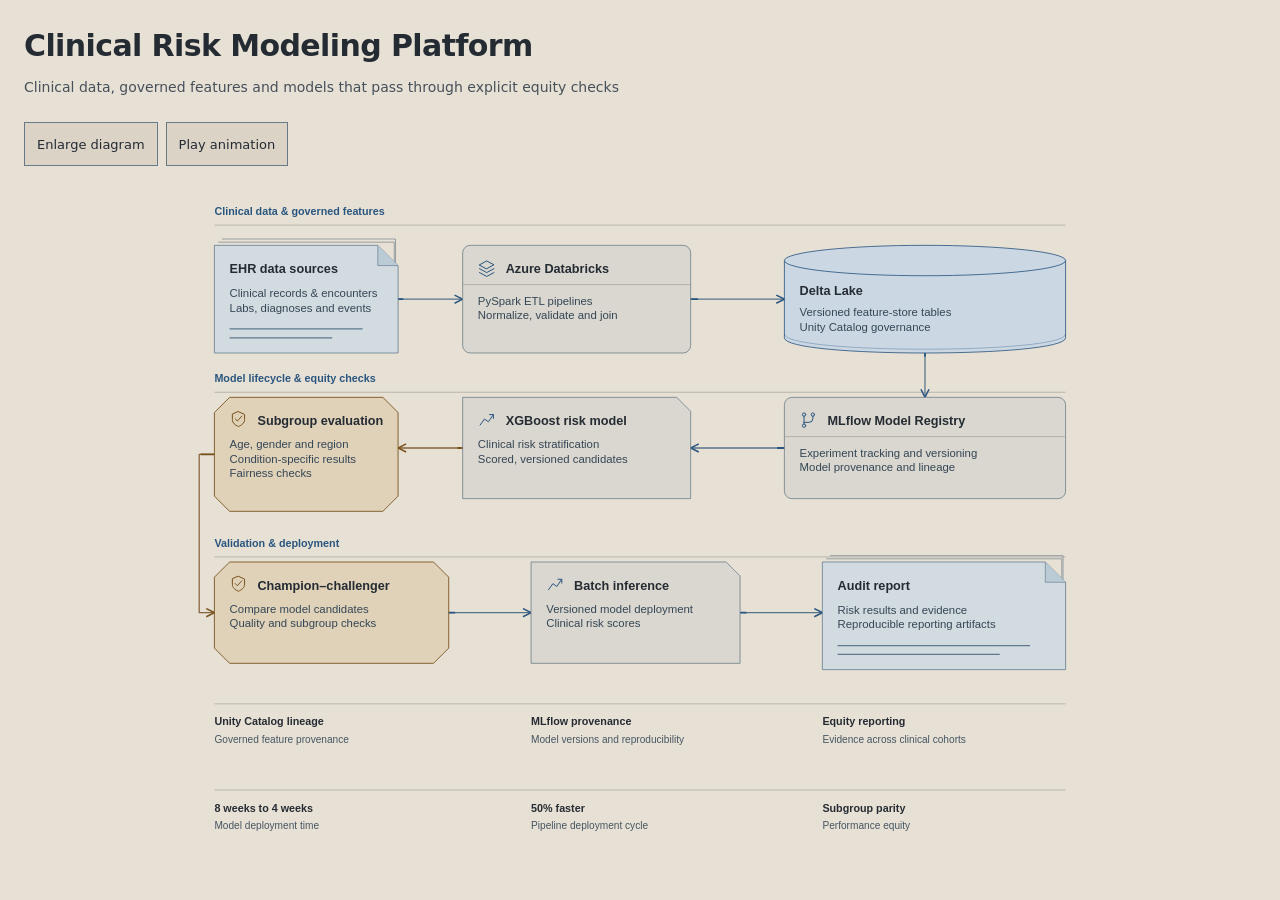
<file: assets/healthcare_ml_architecture.html>
<!doctype html>
<html lang="en">
<head>
<meta charset="utf-8">
<meta name="viewport" content="width=device-width, initial-scale=1">
<title>Clinical Risk Modeling Platform | Architecture</title>
<script>document.documentElement.classList.toggle('preview', new URLSearchParams(location.search).has('preview'));try{const t=localStorage.getItem('mh-theme');if(t==='dark'||t==='light')document.documentElement.dataset.theme=t;}catch{}</script>
<link rel="stylesheet" href="architecture-viewer.css">
</head>
<body>
<main class="wrap">
<header class="head"><h1>Clinical Risk Modeling Platform</h1><p>Clinical data, governed features and models that pass through explicit equity checks</p></header>
<div class="viewport"><svg xmlns="http://www.w3.org/2000/svg" class="atlas" viewBox="0 0 1440 1080" role="img" aria-labelledby="diagram-title diagram-description">
<title id="diagram-title">Clinical Risk Modeling Platform</title>
<desc id="diagram-description">Clinical documents are transformed by Azure Databricks into Delta Lake features governed by Unity Catalog. MLflow records the model lifecycle; XGBoost candidates pass through subgroup evaluation and champion–challenger validation before batch inference and auditable reporting.</desc>
<style>.atlas {--atlas-bg:#181b20;--atlas-title:#eeebe5;--atlas-body:#cbd1da;--atlas-note:#b7c2cf;--atlas-rule:#505e6e;--atlas-panel:#252e39;--atlas-outline:#71869e;--atlas-paper:#293847;--atlas-paper-stroke:#8ba5bd;--atlas-fold:#3c5064;--atlas-gate:#38312b;--atlas-cluster:#22383c;--atlas-cluster-well:#192c32;--atlas-pod:#2a4a48;--atlas-pod-stroke:#78bfb7;--atlas-pod-mark:#a1d7ce;--atlas-edge:#8ba5bd;--atlas-signal-edge:#bba080;--atlas-data:#93bcff;--atlas-signal:#e8c58a;--atlas-tint:#1b304d}
@media(prefers-color-scheme:light) {:root:not([data-theme="dark"]) .atlas, :root.atlas:not([data-theme="dark"]) {--atlas-bg:#e7e1d5;--atlas-title:#252b33;--atlas-body:#354655;--atlas-note:#465562;--atlas-rule:#9d9b94;--atlas-panel:#d9d7cf;--atlas-outline:#687a86;--atlas-paper:#d2dbe0;--atlas-paper-stroke:#5f788d;--atlas-fold:#bbcbd6;--atlas-gate:#dfd2b9;--atlas-cluster:#cddbd5;--atlas-cluster-well:#dce4dd;--atlas-pod:#b9d0c6;--atlas-pod-stroke:#3f756c;--atlas-pod-mark:#305e55;--atlas-edge:#55758b;--atlas-signal-edge:#85653e;--atlas-data:#2a557f;--atlas-signal:#78521c;--atlas-tint:#cbd8e4}}
:root[data-theme="light"] .atlas, :root.atlas[data-theme="light"] {--atlas-bg:#e7e1d5;--atlas-title:#252b33;--atlas-body:#354655;--atlas-note:#465562;--atlas-rule:#9d9b94;--atlas-panel:#d9d7cf;--atlas-outline:#687a86;--atlas-paper:#d2dbe0;--atlas-paper-stroke:#5f788d;--atlas-fold:#bbcbd6;--atlas-gate:#dfd2b9;--atlas-cluster:#cddbd5;--atlas-cluster-well:#dce4dd;--atlas-pod:#b9d0c6;--atlas-pod-stroke:#3f756c;--atlas-pod-mark:#305e55;--atlas-edge:#55758b;--atlas-signal-edge:#85653e;--atlas-data:#2a557f;--atlas-signal:#78521c;--atlas-tint:#cbd8e4}

.atlas { background:var(--atlas-bg); font-family:Arial,Helvetica,sans-serif; }
.atlas-canvas { fill:var(--atlas-bg); }
.atlas text { font-family:Arial,Helvetica,sans-serif; }
.atlas-title { font-size:20px; font-weight:600; fill:var(--atlas-title); }
.atlas-body { font-size:18px; fill:var(--atlas-body); }
.atlas-phase { font-size:17px; font-weight:600; fill:var(--atlas-data); }
.atlas-label { font-size:17px; font-weight:600; fill:var(--atlas-title); }
.atlas-note { font-size:16px; fill:var(--atlas-note); }
.atlas-rule { fill:none; stroke:var(--atlas-rule); stroke-width:1; }
.atlas-panel { fill:var(--atlas-panel); stroke:var(--atlas-outline); stroke-width:1.2; }
.atlas-paper { fill:var(--atlas-paper); stroke:var(--atlas-paper-stroke); stroke-width:1.2; }
.atlas-sheet-back { fill:none; stroke:var(--atlas-outline); stroke-width:1; }
.atlas-fold { fill:var(--atlas-fold); stroke:var(--atlas-paper-stroke); stroke-width:1; }
.atlas-paper-line { fill:none; stroke:var(--atlas-paper-stroke); stroke-width:2; }
.atlas-cylinder { fill:var(--atlas-tint); stroke:var(--atlas-data); stroke-width:1.3; }
.atlas-cylinder-top { fill:var(--atlas-tint); stroke:var(--atlas-data); stroke-width:1.3; }
.atlas-cylinder-ring { fill:none; stroke:var(--atlas-data); stroke-width:1; opacity:.55; }
.atlas-gate { fill:var(--atlas-gate); stroke:var(--atlas-signal); stroke-width:1.4; }
.atlas-icon { fill:none; stroke:var(--atlas-data); stroke-width:1.8; stroke-linecap:round; stroke-linejoin:round; }
.atlas-window-rule { stroke:var(--atlas-rule); stroke-width:1; }
.atlas-cluster { fill:var(--atlas-cluster); stroke:var(--atlas-data); stroke-width:1.5; }
.atlas-pod { fill:var(--atlas-pod); stroke:var(--atlas-pod-stroke); stroke-width:1; }
.atlas-pod-mark { fill:none; stroke:var(--atlas-pod-mark); stroke-width:1.5; }
.atlas-edge { fill:none; stroke:var(--atlas-edge); stroke-width:2; stroke-linejoin:round; }
.atlas-edge.signal { stroke:var(--atlas-signal-edge); }
.atlas-trace { fill:none; stroke:var(--atlas-data); stroke-width:2.8; stroke-dasharray:7 93; stroke-linecap:round; animation:atlas-flow 7s linear infinite; }
.atlas-trace.signal { stroke:var(--atlas-signal); }
.paused .atlas-trace { animation-play-state:paused !important; }
@keyframes atlas-flow { from { stroke-dashoffset:100; } to { stroke-dashoffset:0; } }
@media(prefers-reduced-motion:reduce) { .atlas-trace { animation:none !important; display:none; } }
</style>
<defs>
<symbol id="icon-file" viewBox="0 0 32 32"><path d="M7 3h12l6 6v20H7zM19 3v7h6M12 16h8M12 21h8"/></symbol>
<symbol id="icon-layers" viewBox="0 0 32 32"><path d="m3 10 13-7 13 7-13 7zM3 17l13 7 13-7M3 24l13 7 13-7"/></symbol>
<symbol id="icon-branch" viewBox="0 0 32 32"><circle cx="8" cy="6" r="3"/><circle cx="24" cy="6" r="3"/><circle cx="8" cy="26" r="3"/><path d="M8 9v14M24 9v4a7 7 0 0 1-7 7H8"/></symbol>
<symbol id="icon-cloud" viewBox="0 0 32 32"><path d="M8 25h16a6 6 0 0 0 0-12A9 9 0 0 0 7 11a7 7 0 0 0 1 14z"/></symbol>
<symbol id="icon-bell" viewBox="0 0 32 32"><path d="M7 22h18l-3-4v-7a6 6 0 0 0-12 0v7zM13 27h6"/></symbol>
<symbol id="icon-model" viewBox="0 0 32 32"><path d="m4 25 8-11 7 5L28 6M21 6h7v7"/></symbol>
<symbol id="icon-search" viewBox="0 0 32 32"><circle cx="13" cy="13" r="9"/><path d="m20 20 9 9"/></symbol>
<symbol id="icon-shield" viewBox="0 0 32 32"><path d="m16 3 11 5v9c0 7-5 10-11 13C10 27 5 24 5 17V8zM10 16l4 4 8-9"/></symbol>
<marker id="arrow-data" viewBox="0 0 10 10" refX="9" refY="5" markerWidth="8" markerHeight="8" orient="auto"><path d="m1 1 8 4-8 4" fill="none" stroke="var(--atlas-data)" stroke-width="1.5"/></marker>
<marker id="arrow-signal" viewBox="0 0 10 10" refX="9" refY="5" markerWidth="8" markerHeight="8" orient="auto"><path d="m1 1 8 4-8 4" fill="none" stroke="var(--atlas-signal)" stroke-width="1.5"/></marker>
</defs>
<rect width="1440" height="1080" class="atlas-canvas"/>
<text class="atlas-phase" x="48" y="52">Clinical data &amp; governed features</text>
<path class="atlas-rule" d="M48 68h1344"/>
<text class="atlas-phase" x="48" y="316">Model lifecycle &amp; equity checks</text>
<path class="atlas-rule" d="M48 332h1344"/>
<text class="atlas-phase" x="48" y="576">Validation &amp; deployment</text>
<path class="atlas-rule" d="M48 592h1344"/>
<g aria-hidden="true"><path class="atlas-edge data" d="M338 185H440" marker-end="url(#arrow-data)"/><path class="atlas-trace data" pathLength="100" d="M338 185H440" style="animation-delay:0.0s"/></g>
<g aria-hidden="true"><path class="atlas-edge data" d="M800 185H948" marker-end="url(#arrow-data)"/><path class="atlas-trace data" pathLength="100" d="M800 185H948" style="animation-delay:0.7s"/></g>
<g aria-hidden="true"><path class="atlas-edge data" d="M1170 270V340" marker-end="url(#arrow-data)"/><path class="atlas-trace data" pathLength="100" d="M1170 270V340" style="animation-delay:1.4s"/></g>
<g aria-hidden="true"><path class="atlas-edge data" d="M948 420H800" marker-end="url(#arrow-data)"/><path class="atlas-trace data" pathLength="100" d="M948 420H800" style="animation-delay:2.0999999999999996s"/></g>
<g aria-hidden="true"><path class="atlas-edge signal" d="M440 420H338" marker-end="url(#arrow-signal)"/><path class="atlas-trace signal" pathLength="100" d="M440 420H338" style="animation-delay:2.8s"/></g>
<g aria-hidden="true"><path class="atlas-edge signal" d="M48 430H24V680H48" marker-end="url(#arrow-signal)"/><path class="atlas-trace signal" pathLength="100" d="M48 430H24V680H48" style="animation-delay:3.5s"/></g>
<g aria-hidden="true"><path class="atlas-edge data" d="M418 680H548" marker-end="url(#arrow-data)"/><path class="atlas-trace data" pathLength="100" d="M418 680H548" style="animation-delay:4.199999999999999s"/></g>
<g aria-hidden="true"><path class="atlas-edge data" d="M878 680H1008" marker-end="url(#arrow-data)"/><path class="atlas-trace data" pathLength="100" d="M878 680H1008" style="animation-delay:4.8999999999999995s"/></g>
<g id="ehr">
<path d="M60 90h274v170" class="atlas-sheet-back"/>
<path d="M54 95h278v170" class="atlas-sheet-back"/>
<path d="M48 100h258l32 32v138H48Z" class="atlas-paper"/>
<path d="M306 100v32h32" class="atlas-fold"/>
<path class="atlas-paper-line" d="M72 232h210M72 246h162"/>
<text class="atlas-title" x="72" y="144">EHR data sources</text>
<text class="atlas-body" x="72" y="182">Clinical records &amp; encounters</text>
<text class="atlas-body" x="72" y="205">Labs, diagnoses and events</text>
</g>
<g id="databricks">
<rect class="atlas-panel" x="440" y="100" width="360" height="170" rx="12"/>
<use class="atlas-icon" href="#icon-layers" x="464" y="122" width="28" height="28"/>
<path class="atlas-window-rule" d="M440 162h360"/>
<text class="atlas-title" x="508" y="144">Azure Databricks</text>
<text class="atlas-body" x="464" y="194">PySpark ETL pipelines</text>
<text class="atlas-body" x="464" y="217">Normalize, validate and join</text>
</g>
<g id="delta">
<path class="atlas-cylinder" d="M948 124v122c0 32 444 32 444 0V124Z"/>
<ellipse cx="1170.0" cy="124" rx="222.0" ry="24" class="atlas-cylinder-top"/>
<path class="atlas-cylinder-ring" d="M948 240c0 32 444 32 444 0"/>
<text class="atlas-title" x="972" y="178">Delta Lake</text>
<text class="atlas-body" x="972" y="212">Versioned feature-store tables</text>
<text class="atlas-body" x="972" y="235">Unity Catalog governance</text>
</g>
<g id="mlflow">
<rect class="atlas-panel" x="948" y="340" width="444" height="160" rx="12"/>
<use class="atlas-icon" href="#icon-branch" x="972" y="362" width="28" height="28"/>
<path class="atlas-window-rule" d="M948 402h444"/>
<text class="atlas-title" x="1016" y="384">MLflow Model Registry</text>
<text class="atlas-body" x="972" y="434">Experiment tracking and versioning</text>
<text class="atlas-body" x="972" y="457">Model provenance and lineage</text>
</g>
<g id="risk">
<path class="atlas-panel" d="M440 340h338l22 22v138H440Z"/>
<use class="atlas-icon" href="#icon-model" x="464" y="362" width="28" height="28"/>
<text class="atlas-title" x="508" y="384">XGBoost risk model</text>
<text class="atlas-body" x="464" y="420">Clinical risk stratification</text>
<text class="atlas-body" x="464" y="443">Scored, versioned candidates</text>
</g>
<g id="equity">
<path class="atlas-gate" d="M72 340h242l24 24v132l-24 24H72l-24-24V364Z"/>
<use class="atlas-icon" href="#icon-shield" x="72" y="360" width="28" height="28" style="stroke:var(--atlas-signal)"/>
<text class="atlas-title" x="116" y="384">Subgroup evaluation</text>
<text class="atlas-body" x="72" y="420">Age, gender and region</text>
<text class="atlas-body" x="72" y="443">Condition-specific results</text>
<text class="atlas-body" x="72" y="466">Fairness checks</text>
</g>
<g id="validation">
<path class="atlas-gate" d="M72 600h322l24 24v112l-24 24H72l-24-24V624Z"/>
<use class="atlas-icon" href="#icon-shield" x="72" y="620" width="28" height="28" style="stroke:var(--atlas-signal)"/>
<text class="atlas-title" x="116" y="644">Champion–challenger</text>
<text class="atlas-body" x="72" y="680">Compare model candidates</text>
<text class="atlas-body" x="72" y="703">Quality and subgroup checks</text>
</g>
<g id="inference">
<path class="atlas-panel" d="M548 600h308l22 22v138H548Z"/>
<use class="atlas-icon" href="#icon-model" x="572" y="622" width="28" height="28"/>
<text class="atlas-title" x="616" y="644">Batch inference</text>
<text class="atlas-body" x="572" y="680">Versioned model deployment</text>
<text class="atlas-body" x="572" y="703">Clinical risk scores</text>
</g>
<g id="audit">
<path d="M1020 590h368v170" class="atlas-sheet-back"/>
<path d="M1014 595h372v170" class="atlas-sheet-back"/>
<path d="M1008 600h352l32 32v138H1008Z" class="atlas-paper"/>
<path d="M1360 600v32h32" class="atlas-fold"/>
<path class="atlas-paper-line" d="M1032 732h304M1032 746h256"/>
<text class="atlas-title" x="1032" y="644">Audit report</text>
<text class="atlas-body" x="1032" y="682">Risk results and evidence</text>
<text class="atlas-body" x="1032" y="705">Reproducible reporting artifacts</text>
</g>
<path class="atlas-rule" d="M48 824h1344"/>
<text class="atlas-label" x="48" y="858">Unity Catalog lineage</text>
<text class="atlas-note" x="48" y="886">Governed feature provenance</text>
<text class="atlas-label" x="548" y="858">MLflow provenance</text>
<text class="atlas-note" x="548" y="886">Model versions and reproducibility</text>
<text class="atlas-label" x="1008" y="858">Equity reporting</text>
<text class="atlas-note" x="1008" y="886">Evidence across clinical cohorts</text>
<path class="atlas-rule" d="M48 960h1344"/>
<text class="atlas-label" x="48" y="994">8 weeks to 4 weeks</text>
<text class="atlas-note" x="48" y="1022">Model deployment time</text>
<text class="atlas-label" x="548" y="994">50% faster</text>
<text class="atlas-note" x="548" y="1022">Pipeline deployment cycle</text>
<text class="atlas-label" x="1008" y="994">Subgroup parity</text>
<text class="atlas-note" x="1008" y="1022">Performance equity</text>
</svg></div>
</main>
<script src="architecture-viewer.js"></script>
</body>
</html>
</file>
<file: style.css>
/* Portfolio: open sections, compact evidence, dark and light themes. */
:root {
  --bg: #181b20;
  --bg-s: #22262d;
  --bg-e: #2c323c;
  --fg: #eeebe5;
  --fg-m: #c0c5cf;
  --fg-sub: #a8b0be;
  --border: #4c5665;
  --border-s: #333b47;
  --accent: #f07066;
  --accent-d: #3a1f1f;
  --green: #81d6ac;
  --green-d: #17352c;
  --amber: #efc17b;
  --amber-d: #392e1e;
  --on-accent: #181b20;
  --fh: 'Fraunces', Georgia, serif;
  --fb: 'IBM Plex Sans', system-ui, sans-serif;
  --fm: 'IBM Plex Mono', monospace;
  --mx: 1240px;
  --space-1: 4px;
  --space-2: 8px;
  --space-3: 12px;
  --space-4: 16px;
  --space-6: 24px;
  --space-8: 32px;
  --space-12: 48px;
  --section-space: 88px;
  color-scheme: dark;
}
[data-theme="light"] {
  --bg: #e7e1d5;
  --bg-s: #dad3c6;
  --bg-e: #cfc7b9;
  --fg: #252b33;
  --fg-m: #46505a;
  --fg-sub: #46505a;
  --border: #a29889;
  --border-s: #c2b8a7;
  --accent: #b5121b;
  --accent-d: #f3dadb;
  --green: #196b49;
  --green-d: #dfefe6;
  --amber: #714b0b;
  --amber-d: #f3e8d4;
  --on-accent: #ffffff;
  color-scheme: light;
}
*, *::before, *::after { box-sizing: border-box; }
* { margin: 0; }
#main:focus { outline: none; }
html { scroll-behavior: smooth; scroll-padding-top: 100px; scrollbar-color: var(--border) var(--bg); }
body { font: 400 1rem/1.65 var(--fb); background: var(--bg); color: var(--fg); }
::selection { background: var(--accent); color: var(--on-accent); }
:focus-visible { outline: 2px solid var(--accent); outline-offset: 5px; }
a { color: var(--accent); text-underline-offset: 4px; }
a:active, button:active { opacity: .8; }
button { font: inherit; cursor: pointer; }
button, a { -webkit-tap-highlight-color: transparent; }
button:disabled { cursor: default; opacity: .5; }
img { display: block; max-width: 100%; }
h1, h2, h3, h4 { line-height: 1.2; text-wrap: balance; }
ul { list-style: none; padding: 0; }
.w { width: min(100%, var(--mx)); margin-inline: auto; padding-inline: var(--space-8); }
.skip-link { position: fixed; top: -100px; left: 16px; z-index: 1000; padding: 12px 20px; background: var(--bg-e); }
.skip-link:focus { top: 12px; }

/* Direct links on larger screens; a native button reveals phone navigation. */
.site-nav { position: sticky; top: 0; z-index: 100; background: var(--bg); }
.nav-inner { max-width: 1440px; display: flex; align-items: center; justify-content: space-between; gap: 24px; min-height: 76px; }
.nav-logo { color: var(--fg); font: 400 1rem/1.3 var(--fb); text-decoration: none; white-space: nowrap; }
.nav-logo strong { font-weight: 600; }
.nav-links { display: flex; gap: 20px; }
.nav-links a { display: inline-flex; flex-shrink: 0; align-items: center; justify-content: center; min-width: 44px; min-height: 44px; padding-block: 12px; color: var(--fg-m); font-size: .875rem; text-decoration: none; }
.nav-toggle { display: none; width: 44px; height: 44px; padding: 12px; border: 0; background: none; color: var(--fg-m); }
.nav-toggle:is(:hover, :focus-visible) { color: var(--accent); }
.nav-close-icon { display: none; }
.nav-open .nav-menu-icon { display: none; }
.nav-open .nav-close-icon { display: initial; }
.nav-links a:is(:hover, :focus-visible), .nav-links a[aria-current="location"] { color: var(--accent); text-decoration: underline; text-decoration-thickness: 2px; }
.theme-btn { display: inline-flex; align-items: center; gap: 8px; min-height: 44px; padding: 8px 0 8px 12px; background: none; border: 0; color: var(--fg-m); font-size: .8125rem; }
.theme-btn:is(:hover, :focus-visible) { color: var(--accent); }

/* The opening is an editorial introduction paired with real project evidence. */
.hero { position: relative; isolation: isolate; overflow: clip; padding-block: 64px 0; }
.hero-inner { max-width: 1440px; display: grid; grid-template-columns: minmax(0, 1fr) 410px; column-gap: clamp(40px, 6vw, 96px); row-gap: 24px; align-items: start; padding-inline: clamp(24px, 4vw, 64px); }
.hero-text { position: relative; background: var(--bg); grid-column: 1; grid-row: 1; min-width: 0; }
.hero-credentials { grid-column: 1; grid-row: 2; }
.hero h1 { font: 400 clamp(3.75rem, 6.4vw, 5.75rem)/1.04 var(--fh); letter-spacing: -.035em; }
.hero-title-line { display: block; }
.hero h1 em { position: relative; font-weight: 400; font-style: italic; color: var(--accent); }
.hero-role { margin-top: 28px; font-size: 1rem; font-weight: 500; }
.hero-role > span { margin-inline: 8px; color: var(--fg-sub); }
.hero-sub { margin-top: 16px; max-width: 60ch; color: var(--fg-m); font-size: 1.0625rem; line-height: 1.75; }
.hero-cta { display: flex; flex-wrap: wrap; gap: 12px 24px; margin-top: 28px; }
.hero-career { display: grid; gap: 12px; margin-top: 20px; max-width: 56ch; font-size: .875rem; }
.hero-career dt { font-weight: 500; color: var(--fg); }
.hero-career dd { display: flex; flex-wrap: wrap; gap: 2px 16px; justify-content: space-between; color: var(--fg-m); }
.hero-career dd span { color: var(--fg-sub); font: 400 .75rem/1.9 var(--fm); }
.hero-socials { display: flex; flex-wrap: wrap; align-items: center; gap: 8px 24px; }
.hero-socials a { color: var(--fg-sub); font-size: .8125rem; text-decoration: none; display: inline-flex; align-items: center; min-width: 44px; min-height: 44px; padding-block: 8px; }
.hero-socials a:is(:hover, :focus-visible) { color: var(--accent); text-decoration: underline; }
.hero-evidence { position: relative; background: var(--bg); grid-column: 2; grid-row: 1 / span 2; min-width: 0; padding-top: 8px; }
.hero-profile { display: flex; align-items: center; gap: 24px; margin-bottom: 24px; }
.hero-portrait { display: block; flex: 0 0 176px; width: 176px; height: 220px; overflow: hidden; border-radius: 16px; background: var(--bg-s); position: relative; box-shadow: 0 0 0 1px var(--border-s); transform: perspective(700px) rotateX(var(--rx, 0deg)) rotateY(var(--ry, 0deg)); transition: transform .35s ease, box-shadow .35s ease; will-change: transform; }
.hero-portrait::after { content: ""; position: absolute; inset: 0; pointer-events: none; background: radial-gradient(circle 110px at var(--mx, 50%) var(--my, 50%), color-mix(in srgb, var(--accent) 38%, transparent), transparent 70%); opacity: var(--glow, 0); transition: opacity .3s ease; mix-blend-mode: soft-light; }
.hero-portrait:hover { box-shadow: 0 16px 42px -14px color-mix(in srgb, var(--accent) 50%, transparent), 0 0 0 1px var(--accent); }
@media (prefers-reduced-motion: reduce) { .hero-portrait, .hero-portrait::after { transition: none; transform: none; } }
.hero-profile img { display: block; width: 100%; height: 100%; object-fit: cover; object-position: center; transform: scale(1.35); transform-origin: 50% 24%; }
.hero-profile h2 { font: 400 1.625rem/1.2 var(--fh); letter-spacing: -.02em; }
.hero-profile p { margin-top: 8px; color: var(--fg-sub); font-size: .75rem; }
.hero-projects { position: relative; display: grid; }
.hero-projects::before { content: ""; position: absolute; left: -18px; top: 20px; bottom: 30px; width: 1px; background: var(--border); }
.hero-project { position: relative; --project-accent: #93bcff; display: grid; gap: 4px; padding-block: 18px; border-top: 1px solid var(--border-s); color: var(--fg); text-decoration: none; }
.hero-project::before { content: ""; position: absolute; left: -22px; top: 24px; width: 9px; height: 9px; border-radius: 50%; background: var(--project-accent); }
.hero-project-cloud { --project-accent: #81d4df; }
.hero-project-compliance { --project-accent: #8cddc7; }
.hero-project-title { display: flex; align-items: center; justify-content: space-between; gap: 12px; font-size: 1rem; font-weight: 600; }
.hero-project-title svg { color: var(--project-accent); flex-shrink: 0; transition: transform .2s ease; }
.hero-project:is(:hover, :focus-visible) .hero-project-title { color: var(--accent); }
.hero-project:is(:hover, :focus-visible) .hero-project-title svg { transform: translateX(4px); }
.hero-project-impact { font-size: .875rem; color: var(--fg-m); }
.hero-project-stack { font-size: .75rem; color: var(--fg-sub); }

.btn { display: inline-flex; align-items: center; justify-content: center; gap: 8px; min-height: 44px; padding: 8px 0; color: var(--fg); background: none; border: 0; font-size: .875rem; font-weight: 500; text-decoration: underline; }
.btn svg { flex-shrink: 0; }
.btn:is(:hover, :focus-visible) { color: var(--accent); }
.btn-primary { padding: 12px 20px; background: var(--fg); color: var(--bg); text-decoration: none; }
.btn-primary:is(:hover, :focus-visible) { background: var(--accent); color: var(--on-accent); }

/* Section headings form a consistent reading rail. */
.sec { padding-block: var(--section-space) 0; }
#education { padding-bottom: var(--section-space); }
.sec > .w { border-top: 1px solid var(--border-s); padding-top: 32px; }
.sec-hd { display: flex; align-items: baseline; justify-content: space-between; flex-wrap: wrap; gap: 12px 32px; margin-bottom: 32px; }
.sec-title { font: 400 clamp(2rem, 3.5vw, 3rem)/1.15 var(--fh); letter-spacing: -.02em; }
.section-note { font-size: .875rem; color: var(--fg-m); }
.about-text { max-width: 74ch; color: var(--fg-m); }
.about-text + .about-text { margin-top: 16px; }
.about-body { min-width: 0; }
.about-personal { display: grid; grid-template-columns: minmax(0, 1fr) 180px; align-items: center; gap: 24px; margin-top: 32px; }
.about-personal h3 { margin-bottom: 8px; font: 400 1.5rem/1.25 var(--fh); letter-spacing: -.02em; }
.about-personal p { max-width: 52ch; color: var(--fg-m); }
.about-skateboard { display: block; width: 180px; height: 90px; overflow: visible; }
.skate-board { transform-origin: 65px 83px; transform: rotate(-6deg); }
.skate-deck { fill: var(--amber); }
.skate-trucks { fill: var(--bg); stroke: var(--fg-sub); stroke-width: 2; stroke-linecap: round; }
.skate-wheel { fill: none; stroke: var(--accent); stroke-width: 2; stroke-linecap: round; }
.skate-wheel-front { transform-origin: 65px 83px; }
.skate-wheel-rear { transform-origin: 175px 83px; }
.skate-deck-mark { fill: none; stroke: var(--bg); stroke-width: 2; stroke-linecap: round; }
@keyframes skate-roll {
  0%, 12%, 68%, 100% { transform: translate(0, 0) rotate(-6deg); }
  22% { transform: translate(-8px, 0) rotate(0deg); }
  34% { transform: translate(10px, 0) rotate(0deg); }
  42% { transform: translate(14px, -1px) rotate(-12deg); }
  50% { transform: translate(18px, 0) rotate(0deg); }
  54% { transform: translate(16px, 1px) rotate(2deg); }
}
@keyframes skate-wheel-roll {
  0%, 12%, 68%, 100% { transform: rotate(0deg); }
  22% { transform: rotate(-35deg); }
  34% { transform: rotate(80deg); }
  42% { transform: rotate(100deg); }
  50%, 54% { transform: rotate(140deg); }
}
@media (prefers-reduced-motion: no-preference) {
  .skate-board { animation: skate-roll 6.4s cubic-bezier(.4, 0, .2, 1) infinite paused; }
  .skate-wheel { animation: skate-wheel-roll 6.4s cubic-bezier(.4, 0, .2, 1) infinite paused; }
  #about[data-motion="running"] :is(.skate-board, .skate-wheel) { animation-play-state: running; }
}
@media (max-width: 600px) {
  .about-personal { grid-template-columns: minmax(0, 1fr); gap: 8px; }
  .about-skateboard { width: 144px; height: 72px; justify-self: end; }
}
.about-quote { margin-top: 24px; }
.about-quote blockquote { font: 400 1.25rem/1.5 var(--fh); color: var(--fg); }
.about-quote figcaption { margin-top: 6px; font-size: .8125rem; color: var(--fg-sub); }
.about-quote cite { font-style: normal; }
#about { padding-block: var(--section-space) 0; }
#about > .w { display: grid; grid-template-columns: 200px minmax(0, 1fr); gap: 32px; }

/* Wide canvases use the available screen; prose keeps its reading measure. */
#work > .w { max-width: 1640px; padding-inline: clamp(20px, 3vw, 48px); }
.arch-live { display: none; container-type: inline-size; }
.arch-live iframe { display: block; width: 100%; height: auto; border: 0; background: #101b28; }
/* Preserve the SVG ratio and reserve an unscaled 52px control row. */
.arch-live-healthcare iframe { height: calc(100cqw * 0.750000 + 52px); }
.arch-live-claims iframe { height: calc(100cqw * 0.881944 + 52px); }
.arch-live-devops iframe { height: calc(100cqw * 0.847222 + 52px); }
.arch-live-construction iframe { height: calc(100cqw * 0.722222 + 52px); }
.arch-live-clinical-documents iframe { height: calc(100cqw * 0.633333 + 52px); }
.arch-text > summary { width: fit-content; padding-block: 12px; min-height: 44px; color: var(--fg-m); cursor: pointer; font-size: .875rem; }
.arch-text > summary:is(:hover, :focus-visible) { color: var(--accent); }
@media (min-width: 1200px) {
  .arch-live { display: block; }
}
@media (max-width: 1199px) {
  .arch-text > summary { display: none; }
}

/* Case studies are open spreads. */
.work-cards { display: grid; gap: 64px; }
.cs-card { position: relative; --project-accent: #93bcff; min-width: 0; display: grid; grid-template-columns: 1fr; align-items: start; scroll-margin-top: 24px; }
.cs-card-g { --project-accent: #81d4df; }
.cs-card-o { --project-accent: #8cddc7; }
.cs-card-ttu, .hero-project-ttu { --project-accent: var(--amber); }
.cs-card-claims, .hero-project-claims { --project-accent: #c3b4f4; }
.cs-card + .cs-card { padding-top: 48px; border-top: 1px solid var(--border-s); }
.cs-meta, .cs-title, .cs-desc, .cs-foot { grid-column: 1 / -1; }
.cs-meta { margin-top: 12px; display: flex; align-items: baseline; justify-content: space-between; gap: 8px 24px; flex-wrap: wrap; margin-bottom: 12px; }
.cs-domain { color: var(--project-accent); font-size: .8125rem; font-weight: 500; }
.cs-year { font: 400 .75rem/1.5 var(--fm); color: var(--fg-sub); }
.cs-title { overflow-wrap: anywhere; font-size: clamp(1.75rem, 3.2vw, 2.5rem); font-weight: 600; letter-spacing: -.02em; margin-bottom: 0; }
.cs-desc { max-width: 74ch; color: var(--fg-m); font-size: .9375rem; margin-bottom: 24px; }
.cs-arch-wrap { min-width: 0; grid-column: 1 / -1; }
.cs-arch-label { color: var(--fg-sub); font-size: .75rem; margin-bottom: 8px; }
.cs-arch-expand { display: inline-flex; align-items: center; gap: 8px; margin-top: 8px; padding: 10px 0; min-height: 44px; background: transparent; color: var(--accent); border: 0; font-size: .875rem; }
.cs-arch-expand:is(:hover, :focus-visible) { text-decoration: underline; text-underline-offset: 4px; }
.cs-metrics { grid-column: 1 / -1; display: grid; grid-template-columns: repeat(3, minmax(0, 1fr)); padding-block: 0 32px; gap: 24px; max-width: 900px; }
.cs-metrics.cs-metrics-health { grid-template-columns: repeat(2, minmax(0, 1fr)); }
.cs-metric { display: grid; grid-template-columns: auto 1fr; gap: 4px 12px; align-items: baseline; }
.cs-mnum { color: var(--project-accent); font: 400 1.5rem/1.2 var(--fm); font-variant-numeric: tabular-nums; letter-spacing: -.03em; }
.cs-mnum small { font-size: .875rem; font-weight: 400; letter-spacing: 0; }
.cs-mlbl { color: var(--fg-m); font-size: .75rem; line-height: 1.4; }
.cs-mchg { grid-column: 1 / -1; color: var(--fg-sub); font: 400 .75rem/1.6 var(--fm); }
.cs-foot { display: flex; justify-content: space-between; align-items: baseline; flex-wrap: wrap; gap: 12px 24px; padding-top: 20px; }
.cs-chips { display: flex; flex-wrap: wrap; gap: 4px 14px; max-width: 74ch; }
.chip { color: var(--fg-m); font-size: .75rem; }
.cs-cta, .link-inline { display: inline-flex; align-items: center; gap: 6px; min-height: 44px; font-size: .875rem; font-weight: 500; text-decoration: none; }
.cs-cta:is(:hover, :focus-visible), .link-inline:is(:hover, :focus-visible) { text-decoration: underline; }
.proj-also { margin-top: 48px; margin-bottom: 8px; font-weight: 600; }
.proj-grid { display: grid; }
.proj-card { display: grid; grid-template-columns: 232px minmax(0, 1fr); gap: 24px; padding-block: 16px; border-bottom: 1px solid var(--border-s); }
.proj-card h3 { font-size: .9375rem; font-weight: 600; }
.proj-card p { color: var(--fg-m); font-size: .875rem; }

/* Architecture is an overview first: live text reflows instead of shrinking. */
.arch-overview { padding: 24px; background: var(--bg-s); }
.arch-phases { display: grid; grid-template-columns: repeat(3, minmax(0, 1fr)); gap: 40px; }
.arch-phase { position: relative; min-width: 0; }
.arch-phase h4 { margin-bottom: 20px; font-size: 1rem; font-weight: 600; }
.arch-phase-arrow { position: absolute; top: 0; right: -32px; color: var(--accent); }
.arch-flow { list-style: none; margin: 0; padding: 0; display: grid; gap: 20px; }
.arch-node { position: relative; min-width: 0; padding: 12px 14px; background: var(--bg); }
.arch-node + .arch-node::before { content: ''; position: absolute; left: 24px; top: -20px; height: 20px; border-left: 1px solid var(--accent); }
.arch-node + .arch-node::after { content: ''; position: absolute; left: 21px; top: -6px; width: 7px; height: 7px; border-right: 1px solid var(--accent); border-bottom: 1px solid var(--accent); transform: rotate(45deg); }
.arch-node strong { display: block; font-size: .9375rem; line-height: 1.4; font-weight: 500; overflow-wrap: anywhere; }
.arch-node span { display: block; margin-top: 4px; color: var(--fg-m); font-size: .8125rem; line-height: 1.55; overflow-wrap: anywhere; }
.arch-branches { display: grid; gap: 20px; }
.arch-branch-label { color: var(--fg-sub); font-size: .75rem; margin-bottom: 8px; }
.arch-support { margin-top: 16px; color: var(--fg-sub); font-size: .8125rem; }
.arch-note { margin-top: 24px; padding-top: 16px; border-top: 1px solid var(--border-s); color: var(--fg-m); font-size: .8125rem; line-height: 1.6; }
.clinical-engineering { display: grid; gap: 20px; max-width: 74ch; margin-top: 24px; }
.clinical-engineering h4 { margin-bottom: 6px; font-size: .9375rem; font-weight: 600; }
.clinical-engineering p { color: var(--fg-m); font-size: .875rem; line-height: 1.65; }
@media (max-width: 760px) {
  .arch-overview { padding: 20px; }
  .arch-phases { grid-template-columns: 1fr; gap: 40px; }
  .arch-phase-arrow { position: static; display: block; margin-top: 16px; transform: rotate(90deg); }
  .arch-phase h4 { margin-bottom: 16px; }
}

/* Experience, publications and skills use proximity, not card chrome. */
.exp-entry { display: grid; grid-template-columns: 232px minmax(0, 1fr); gap: 32px; padding-block: 24px; }
.exp-entry:first-child { padding-top: 0; }
.exp-entry + .exp-entry { border-top: 1px solid var(--border-s); }
.exp-co { font-size: 1rem; font-weight: 600; margin-bottom: 4px; }
.exp-role { font-size: .875rem; color: var(--fg-m); margin-bottom: 8px; }
.exp-date, .exp-loc, .exp-sub { font-size: .75rem; color: var(--fg-sub); }
.exp-date { font-family: var(--fm); }
.exp-sub { margin-top: 8px; color: var(--fg-m); }
.exp-bullets { display: grid; gap: 8px; }
.exp-bullets li { padding-left: 16px; position: relative; color: var(--fg-m); font-size: .9375rem; }
.exp-bullets li::before { content: '·'; position: absolute; left: 0; color: var(--fg-sub); }
.paper-card { padding-bottom: 24px; }
.paper-card + .paper-card { border-top: 1px solid var(--border-s); padding-top: 24px; }
.paper-card-body { display: grid; grid-template-columns: minmax(0, 1fr) minmax(260px, 360px); gap: 32px; align-items: start; }
.paper-card-body > div:first-child { flex: 1; min-width: 0; }
.pub-venue { display: flex; align-items: baseline; gap: 12px; flex-wrap: wrap; color: var(--fg-m); font-size: .8125rem; margin-bottom: 12px; }
.pub-badge { color: var(--fg-sub); font-size: .75rem; }
.pub-title { font-size: 1.125rem; font-weight: 600; line-height: 1.4; text-wrap: pretty; }
.pub-authors { margin-top: 8px; font-size: .8125rem; color: var(--fg-sub); }
.paper-abstract { margin-top: 12px; font-size: .875rem; color: var(--fg-m); max-width: 74ch; }
.paper-links { display: flex; flex-wrap: wrap; gap: 4px 20px; margin-top: 8px; }
.paper-thumb { width: 100%; min-width: 0; }
.paper-image-button { display: block; width: 100%; padding: 0; border: 0; background: transparent; cursor: zoom-in; }
.paper-thumb img { width: 100%; height: auto; object-fit: contain; }
.paper-image-button:hover { outline: 1px solid var(--accent); outline-offset: 4px; }
.paper-thumb figcaption { display: flex; flex-wrap: wrap; justify-content: space-between; gap: 4px 16px; font-size: .75rem; color: var(--fg-sub); padding-top: 12px; }
.paper-thumb figcaption span { color: var(--accent); }
.poster-entry > .paper-thumb { width: 360px; flex-shrink: 0; }
.thesis-entry { display: grid; grid-template-columns: minmax(0, 1.35fr) minmax(0, 1fr); align-items: start; gap: 32px 48px; padding-block: 32px; border-top: 1px solid var(--border-s); }
.thesis-title { font-size: 1.125rem; line-height: 1.4; font-weight: 600; text-wrap: pretty; }
.thesis-desc, .poster-left p { color: var(--fg-m); font-size: .875rem; max-width: 74ch; }
.poster-entry { display: flex; gap: 32px; padding-top: 24px; border-top: 1px solid var(--border-s); }
.poster-left { flex: 1; min-width: 0; }
.poster-left h4 { font-size: 1rem; margin-bottom: 8px; }
.poster-left .poster-date { color: var(--fg-sub); font-size: .8125rem; margin-bottom: 8px; }
.skills-grid { display: grid; gap: 20px; }
.skill-cat { display: grid; grid-template-columns: 232px minmax(0, 1fr); gap: 32px; }
.skill-cat h4 { font-size: .9375rem; font-weight: 600; }
.skill-tags { display: flex; flex-wrap: wrap; gap: 4px 20px; }
.skill-tag { color: var(--fg-m); font-size: .875rem; }
.edu-entry { display: flex; justify-content: space-between; align-items: baseline; flex-wrap: wrap; gap: 12px 32px; padding-block: 20px; }
.edu-entry:first-child { padding-top: 0; }
.edu-entry + .edu-entry { border-top: 1px solid var(--border-s); }
.edu-school { font-size: 1rem; font-weight: 600; }
.edu-degree { color: var(--fg-m); font-size: .875rem; }
.edu-gpa { margin-top: 8px; color: var(--fg-m); font: 400 .75rem/1.5 var(--fm); }
.edu-date { color: var(--fg-sub); font: 400 .75rem/1.5 var(--fm); }
.site-footer { padding-block: 64px; background: var(--bg-s); }
.footer-title { font: 400 clamp(2rem, 4vw, 3.5rem)/1.15 var(--fh); letter-spacing: -.02em; }
.footer-sub { color: var(--fg-m); font-size: .875rem; margin-top: 8px; }
.footer-links { display: flex; align-items: center; flex-wrap: wrap; gap: 8px 24px; margin-block: 24px; }
.footer-links .btn { overflow-wrap: anywhere; max-width: 100%; }
.footer-note { color: var(--fg-sub); font-size: .75rem; }

/* Existing full-screen architecture and photo viewers. */
.arch-modal-overlay { position: fixed; inset: 0; margin: auto; padding: 0; width: min(1500px, calc(100% - 40px)); height: min(940px, calc(100dvh - 40px)); max-width: none; max-height: none; border: 1px solid var(--border); background: var(--bg); color: var(--fg); overflow: hidden; }
.arch-modal-overlay:not([open]) { display: none; }
.arch-modal-overlay::backdrop { background: #030911e8; }
.arch-modal-inner { display: flex; flex-direction: column; height: 100%; min-height: 0; }
.arch-modal-bar { display: flex; justify-content: space-between; align-items: center; gap: 16px; padding: 12px 20px; border-bottom: 1px solid var(--border-s); }
.arch-modal-title { font-size: .9375rem; }
.arch-modal-actions { display: flex; align-items: center; gap: 20px; }
.arch-modal-actions a { color: var(--accent); font-size: .8125rem; white-space: nowrap; }
.arch-modal-close { display: flex; align-items: center; gap: 8px; min-height: 44px; padding: 8px 12px; border: 1px solid var(--border); background: var(--bg-s); color: var(--fg); font-size: .8125rem; }
.arch-modal-close:is(:hover, :focus-visible) { background: var(--bg-e); }
.arch-modal-frame { flex: 1; min-height: 0; }
.arch-modal-frame iframe { display: block; width: 100%; height: 100%; border: 0; }
.fig-overlay { position: fixed; inset: 0; margin: auto; width: 100%; height: 100dvh; max-width: none; max-height: none; padding: 64px 24px 24px; border: 0; background: transparent; color: #f0f4fa; }
.fig-overlay:not([open]) { display: none; }
.fig-overlay[open] { display: flex; flex-direction: column; align-items: center; justify-content: center; gap: 12px; }
.fig-overlay::backdrop { background: #030911ed; }
.fig-overlay img { max-width: min(100%, 1400px); width: auto; height: auto; max-height: calc(100dvh - 192px); object-fit: contain; }
.fig-close { display: grid; place-items: center; position: absolute; top: 16px; right: 20px; width: 44px; height: 44px; background: #141e2a; border: 0; color: #f0f4fa; font-size: 1.5rem; }

.fig-original { color: #a3bddc; min-height: 44px; display: inline-flex; align-items: center; font-size: .8125rem; }
.fig-caption { max-width: 75ch; color: #c0c5cf; text-align: center; font-size: .8125rem; line-height: 1.5; }
.fig-close:hover { background: #243d58; }

@media (max-width: 960px) {
  .nav-inner { flex-wrap: wrap; gap: 0 20px; padding-top: 12px; }
  .nav-links { order: 3; width: 100%; overflow-x: auto; }
  .nav-links a { white-space: nowrap; }
  html { scroll-padding-top: 120px; }
  .cs-metric { grid-template-columns: 1fr; gap: 4px; }
}
@media (min-width: 681px) and (max-width: 860px) {
  .paper-card-body { grid-template-columns: 1fr; }
  .paper-thumb { max-width: 440px; }
  .poster-entry > .paper-thumb { width: 280px; }
}
@media (max-width: 680px) {
  :root { --section-space: 40px; }
  .w { padding-inline: 20px; }
  .nav-inner { gap: 0 8px; padding-top: 0; }
  .nav-logo { margin-right: auto; }
  .nav-links { flex-wrap: wrap; gap: 0 20px; overflow: visible; padding-bottom: 8px; }
  .nav-links a { font-size: .875rem; }
  .nav-enhanced .nav-inner { display: grid; grid-template-columns: minmax(0, 1fr) 44px auto; grid-template-rows: 68px auto; min-height: 68px; }
  .nav-enhanced.nav-open .nav-inner { max-height: 100dvh; overflow-y: auto; overscroll-behavior-y: contain; }
  .nav-enhanced .nav-toggle { display: grid; place-items: center; }
  .nav-enhanced .nav-links { grid-column: 1 / -1; display: grid; gap: 0; padding-block: 4px 12px; }
  .nav-enhanced .nav-links a { justify-content: start; padding-inline: 8px; }
  .nav-enhanced:not(.nav-open) .nav-links { display: none; }
  html { scroll-padding-top: 92px; }
  .hero { padding-block: 32px 0; }
  #about > .w { display: block; }
  .sec-hd { margin-bottom: 24px; }
  .cs-card { grid-template-columns: 1fr; }
  .cs-metrics { grid-template-columns: repeat(3, minmax(0, 1fr)); gap: 12px; padding-bottom: 24px; }
  .cs-mnum { font-size: 1.375rem; }
  .cs-mchg { font-size: .625rem; overflow-wrap: anywhere; }
  .cs-mnum small { font-size: .75rem; }
  .proj-card, .exp-entry, .skill-cat { grid-template-columns: 1fr; gap: 12px; }
  .exp-entry { padding-block: 24px; }
  .paper-card-body { grid-template-columns: 1fr; gap: 20px; }
  .poster-entry { flex-direction: column; gap: 20px; }
  .paper-thumb, .poster-entry > .paper-thumb { width: min(100%, 480px); }
  .footer-title { font-size: 1.75rem; }
  .footer-links { align-items: flex-start; }
  .arch-modal-overlay { width: calc(100% - 12px); height: calc(100dvh - 12px); }
  .arch-modal-bar { padding: 12px; align-items: start; }
  .arch-modal-title { font-size: .8125rem; }
  .arch-modal-actions { flex-direction: column-reverse; align-items: end; gap: 8px; }
}
@media (prefers-reduced-motion: reduce) {
  html { scroll-behavior: auto; }
}

[data-theme="light"] .hero-project-health, [data-theme="light"] .cs-card { --project-accent: #275d9e; }
[data-theme="light"] .hero-project-claims, [data-theme="light"] .cs-card-claims { --project-accent: #62468a; }
[data-theme="light"] .hero-project-cloud, [data-theme="light"] .cs-card-g { --project-accent: #216473; }
[data-theme="light"] .hero-project-compliance, [data-theme="light"] .cs-card-o { --project-accent: #216953; }

/* One authored intro; content is visible before JavaScript and under reduced motion. */
@keyframes hero-settle {
  from { opacity: .8; transform: translateY(10px); filter: blur(2px); }
  to { opacity: 1; transform: translateY(0); filter: blur(0); }
}
@media (prefers-reduced-motion: no-preference) {
  .hero.is-animated .hero-title-line { animation: hero-settle .7s cubic-bezier(.16,1,.3,1) both; }
  .hero.is-animated .hero-title-line + .hero-title-line { animation-delay: .1s; }
  .hero.is-animated .hero-evidence { animation: hero-settle .8s cubic-bezier(.16,1,.3,1) both; }
}
@media (max-width: 1100px) and (min-width: 761px) {
  .hero-inner { grid-template-columns: minmax(0, 1fr) 340px; gap: 32px; }
  .hero h1 { font-size: clamp(3rem, 6vw, 4.5rem); }
  .hero-profile { gap: 16px; }
  .hero-profile h2 { font-size: 1.375rem; }
}
@media (max-width: 760px) {
  .hero-inner { grid-template-columns: 1fr; gap: 32px; padding-inline: 20px; }
  .hero h1 { font-size: clamp(3rem, 10.5vw, 4.75rem); }
  .hero-role { font-size: .875rem; margin-top: 24px; }
  .hero-role > span { margin-inline: 4px; }
  .hero-sub { font-size: 1rem; }
  .hero-cta { column-gap: 16px; }
  .hero-cta .btn { font-size: .8125rem; }
  .hero-evidence { grid-column: 1; grid-row: 2; padding-top: 0; }
  .hero-credentials { grid-column: 1; grid-row: 3; }
  .hero-portrait { flex-basis: 128px; width: 128px; height: 160px; }
  .hero-profile { gap: 20px; }
  .hero-profile h2 { font-size: 1.5rem; }
}
@media (prefers-reduced-motion: reduce) {
  .hero *, .hero *::before, .hero *::after { animation: none !important; transition: none !important; }
}

.hero-circuit { position: absolute; inset: 0; z-index: -1; pointer-events: none; color: var(--accent); }
.hero-circuit svg { display: block; width: 100%; height: 100%; }
.circuit-base { stroke: currentColor; stroke-width: 1.25; opacity: .28; }
.circuit-ports { fill: currentColor; opacity: .7; }
.circuit-trace { stroke: currentColor; stroke-width: 3; stroke-linecap: round; stroke-dasharray: 12 88; opacity: .85; }
.circuit-trace-secondary { color: var(--green); }
.circuit-trace-third { color: var(--amber); }
.hero-papers { display: grid; grid-template-columns: repeat(2, minmax(0, 1fr)); gap: 12px; margin-top: 16px; }
.hero-paper { display: flex; flex-direction: column; gap: 8px; padding: 16px; border-radius: 12px; background: var(--bg-s); color: var(--fg); text-decoration: none; }
.hero-paper:is(:hover, :focus-visible) { background: var(--bg-e); }
.hero-paper-venue { display: flex; align-items: center; justify-content: space-between; gap: 8px; color: var(--amber); font-size: .75rem; font-weight: 500; }
.hero-paper-venue svg { flex-shrink: 0; }
.hero-paper strong { font-size: .9375rem; font-weight: 500; line-height: 1.4; }
.hero-paper > span:last-child { color: var(--fg-sub); font-size: .75rem; line-height: 1.5; }
@media (max-width: 760px) {
  .hero-project { padding-block: 14px; }
  .hero-papers { gap: 8px; margin-top: 12px; }
  .hero-paper { gap: 6px; padding: 12px; }
  .hero-paper strong, .hero-paper-detail { display: none; }
}
.paper-card { scroll-margin-top: 24px; }
.motion-toggle { display: inline-flex; align-items: center; gap: 8px; min-height: 44px; padding: 8px 0; border: 0; background: none; color: var(--fg-sub); font-size: .75rem; }
.motion-toggle:is(:hover, :focus-visible) { color: var(--accent); }
.motion-toggle:disabled { opacity: 1; color: var(--fg-sub); cursor: default; }
@keyframes circuit-flow { from { stroke-dashoffset: 100; } to { stroke-dashoffset: 0; } }
@keyframes circuit-port { 0%, 100% { opacity: .6; transform: scale(.85); } 40%, 60% { opacity: 1; transform: scale(1.15); } }
@media (prefers-reduced-motion: no-preference) {
  .hero.is-animated .circuit-trace { animation: circuit-flow 7s linear infinite; }
  .hero.is-animated .circuit-trace-secondary { animation-duration: 9s; animation-delay: -3s; }
  .hero.is-animated .circuit-trace-third { animation-duration: 8s; animation-delay: -5s; }
  .hero.is-animated .hero-project::before { animation: circuit-port 4s ease-in-out infinite; }
  .hero.is-animated .hero-project-claims::before { animation-delay: 0s; }
  .hero.is-animated .hero-project-ttu::before { animation-delay: 1s; }
  .hero.is-animated .hero-project-health::before { animation-delay: 2s; }
  .hero.is-animated .hero-project-cloud::before { animation-delay: 2s; }
  .hero.is-animated .hero-project-compliance::before { animation-delay: 2s; }
  .hero[data-motion="paused"] .circuit-trace, .hero[data-motion="paused"] .hero-project::before { animation-play-state: paused; }
}
@media (max-width: 760px) {
  .hero-circuit { opacity: .8; }
  .hero-projects::before, .hero-project::before { display: none; }
}
@media (max-width: 360px) {
  .hero-papers { grid-template-columns: 1fr; }
}
@media (prefers-reduced-motion: reduce) {
  .circuit-trace, .circuit-ports { display: none; }
}

/* The circuit resumes after Projects; only visible chapters run their trace. */
.journey-section { position: relative; isolation: isolate; --journey-accent: var(--accent); }
#research.journey-section { --journey-accent: var(--amber); }
#skills.journey-section, #contact.journey-section { --journey-accent: var(--green); }
.journey-circuit { position: absolute; inset-block: 0; left: max(8px, calc((100% - var(--mx)) / 2 + 12px)); width: 24px; z-index: -1; pointer-events: none; color: var(--journey-accent); }
.journey-circuit svg { display: block; width: 100%; height: 100%; overflow: visible; }
.journey-base, .journey-branch { fill: none; stroke: currentColor; stroke-width: 1.25; opacity: .38; }
.journey-progress { fill: none; stroke: currentColor; stroke-width: 2; stroke-dasharray: 100; stroke-dashoffset: 100; opacity: .75; }
.journey-node { fill: var(--bg); stroke: currentColor; stroke-width: 1.5; }
#contact .journey-node { fill: var(--bg-s); }
.journey-section.journey-reached .journey-node { fill: currentColor; }
.journey-trace { fill: none; stroke: currentColor; stroke-width: 2.5; stroke-linecap: round; stroke-dasharray: 14 86; opacity: .9; }
.footer-motion { margin-bottom: 16px; }
@media (prefers-reduced-motion: no-preference) {
  .journey-trace { animation: circuit-flow 9s linear infinite; animation-delay: var(--journey-delay, 0s); animation-play-state: paused; }
  .journey-section[data-motion="running"] .journey-trace { animation-play-state: running; }
}
@media (max-width: 680px) {
  .journey-branch { display: none; }
  .journey-node { r: 3px; }
}
@media (prefers-reduced-motion: reduce) {
  .journey-trace { display: none; }
}

/* Field notes occupy existing margins only when a full reading column fits. */
.cs-arch-wrap { position: relative; }
.project-note { display: none; grid-column: 1 / -1; max-width: 65ch; margin-top: 24px; padding-top: 16px; border-top: 1px solid var(--border-s); }
.project-note h4 { margin-bottom: 8px; color: var(--project-accent); font-size: .9375rem; font-weight: 500; line-height: 1.4; text-wrap: pretty; }
.project-note p { color: var(--fg-m); font-size: .875rem; line-height: 1.65; }
.cs-card:has(> .project-details[open]) > .project-note { display: block; }
@media (min-width: 1600px) {
  .cs-card > .project-note { display: block; position: absolute; top: 96px; left: calc(100% + 24px); width: 180px; margin: 0; }
  .work-cards > .cs-card:nth-child(even) > .project-note { left: auto; right: calc(100% + 24px); }
}
@media (min-width: 1800px) { .cs-card > .project-note { width: 200px; } }

/* Scan project evidence first; reveal technical depth at the visitor’s pace. */
.project-details { min-width: 0; grid-column: 1 / -1; }
.project-details > summary, .more-work > summary { display: flex; align-items: center; justify-content: space-between; gap: 16px; min-height: 48px; padding-block: 12px; cursor: pointer; list-style: none; color: var(--accent); font-size: .875rem; font-weight: 500; }
.project-details > summary { width: fit-content; }
.project-details > summary::-webkit-details-marker, .more-work > summary::-webkit-details-marker { display: none; }
.project-details > summary:is(:hover, :focus-visible), .more-work > summary:is(:hover, :focus-visible) { color: var(--accent); text-decoration: underline; text-underline-offset: 4px; }
.project-details > summary svg, .more-work > summary svg { flex-shrink: 0; }
.project-details[open] > summary svg, .more-work[open] > summary svg { transform: rotate(180deg); }
.project-details[open] > summary { margin-bottom: 16px; }
.more-work { margin-top: 48px; border-top: 1px solid var(--border-s); }
.more-work > summary { padding-block: 20px; color: var(--fg); }
.more-work-count { margin-left: 16px; color: var(--fg-sub); font-size: .8125rem; font-weight: 400; }
.more-work-cards { padding-top: 32px; }
.more-work-cards > .cs-card { border-top: 0; padding-top: 0; }
@media (max-width: 680px) {
  .more-work-count { display: block; margin: 4px 0 0; }
}

/* A conversation starts with context, then leaves through the visitor’s email app. */
[hidden] { display: none !important; }
.contact-layout { display: grid; grid-template-columns: minmax(0, 1fr) minmax(0, 1.1fr); gap: clamp(40px, 6vw, 80px); align-items: start; }
.contact-intro, .contact-composer { min-width: 0; }
.contact-intro .footer-title { max-width: 13ch; font-size: clamp(2.5rem, 4.6vw, 3.75rem); text-wrap: pretty; }
.contact-lead { max-width: 43ch; margin-top: 24px; color: var(--fg-m); line-height: 1.7; }
.contact-location { margin-top: 24px; font-size: .8125rem; color: var(--fg-sub); }
.contact-location > span { margin-inline: 6px; }
.contact-address { display: flex; flex-wrap: wrap; align-items: center; gap: 4px 16px; margin-top: 24px; }
.contact-address > a { min-height: 44px; display: inline-flex; align-items: center; color: var(--fg); font-size: clamp(.875rem, 1.3vw, 1rem); overflow-wrap: anywhere; max-width: 100%; }
.contact-copy { display: inline-flex; justify-content: center; align-items: center; gap: 8px; min-height: 44px; padding: 8px 0; border: 0; background: transparent; color: var(--accent); font-size: .8125rem; text-decoration: underline; text-underline-offset: 4px; }
.contact-copy:is(:hover, :focus-visible) { color: var(--accent); text-decoration-thickness: 2px; }
.contact-resources { display: flex; flex-wrap: wrap; gap: 4px 24px; margin-top: 16px; }
.contact-profiles { display: flex; flex-wrap: wrap; gap: 4px 20px; margin-top: 24px; }
.contact-profiles a { display: inline-flex; align-items: center; min-height: 44px; color: var(--fg-m); font-size: .8125rem; text-decoration: none; }
.contact-profiles a:is(:hover, :focus-visible) { color: var(--accent); text-decoration: underline; text-underline-offset: 4px; }
.contact-topics { border: 0; padding: 0; margin: 0; min-width: 0; }
.contact-topics legend { padding: 0 0 16px; font-size: 1rem; font-weight: 500; }
.contact-topics label { position: relative; display: flex; align-items: center; gap: 16px; padding: 16px 0; border-top: 1px solid var(--border); cursor: pointer; }
.contact-topics input { flex-shrink: 0; width: 18px; height: 18px; margin: 0; accent-color: var(--accent); }
.contact-topics label > span { flex: 1; min-width: 0; }
.contact-topics strong, .contact-topics small { display: block; }
.contact-topics strong { color: var(--fg-m); font-size: .9375rem; font-weight: 500; }
.contact-topics small { color: var(--fg-sub); font-size: .8125rem; margin-top: 2px; }
.contact-topics svg { color: var(--fg-sub); flex-shrink: 0; }
.contact-topics label:has(input:checked) strong, .contact-topics label:has(input:checked) svg { color: var(--accent); }
.contact-topics input:focus-visible { outline: none; }
.contact-topics label:has(input:focus-visible) { outline: 2px solid var(--accent); outline-offset: 4px; }
.contact-draft { margin-top: 24px; }
.contact-subject { display: flex; align-items: baseline; flex-wrap: wrap; gap: 4px 12px; color: var(--fg-sub); font-size: .75rem; }
.contact-subject strong { font-size: .875rem; font-weight: 500; color: var(--fg); }
.contact-message-label { display: block; margin-top: 16px; font-size: .8125rem; color: var(--fg); }
.contact-message-label span { display: block; color: var(--fg-sub); font-size: .75rem; margin-top: 2px; }
.contact-draft textarea { display: block; margin-top: 12px; width: 100%; min-height: 200px; resize: vertical; padding: 16px; border: 1px solid var(--border); border-radius: 0; color: var(--fg); background: var(--bg); font: 400 .875rem/1.65 var(--fb); caret-color: var(--accent); }
.contact-draft-actions { display: flex; align-items: center; flex-wrap: wrap; gap: 8px 24px; margin-top: 16px; }
.contact-draft-help { max-width: 55ch; color: var(--fg-sub); font-size: .75rem; line-height: 1.5; margin-top: 12px; }
.contact-status { min-height: 24px; margin-block: 24px 8px; font-size: .8125rem; color: var(--accent); }
@media (max-width: 860px) {
  .contact-layout { grid-template-columns: 1fr; gap: 40px; }
  .contact-intro .footer-title { max-width: 19ch; }
  .contact-composer { max-width: 65ch; }
}
@media (prefers-reduced-motion: no-preference) {
  .contact-topics strong, .contact-topics svg { transition: color .15s ease; }
}

/* One interaction accent; project and signal colors retain their content roles. */
.more-work[open] > summary, .arch-text[open] > summary { color: var(--accent); }
.contact-topics label:has(input:checked) { border-top-color: var(--accent); }
.contact-draft textarea:focus-visible { border-color: var(--accent); }
.paper-image-button:focus-visible { outline: 2px solid var(--accent); outline-offset: 5px; }
@media (hover: hover) {
  .contact-topics label:hover strong, .contact-topics label:hover svg { color: var(--accent); }
  .contact-draft textarea:hover { border-color: var(--accent); }
}

/* Healthcare-only prototype: a readable system silhouette before technical depth. */
.cs-summary-visual { grid-column: 1 / -1; display: grid; grid-template-columns: minmax(0, 1.25fr) minmax(0, 1fr); gap: 40px; align-items: center; }
.cs-summary-copy { min-width: 0; }
.project-overview { min-width: 0; color: var(--project-accent); }
.project-overview svg { display: block; width: 100%; height: auto; }
.project-overview figcaption { display: grid; grid-template-columns: repeat(3, minmax(0, 1fr)); gap: 8px; margin-top: 8px; color: var(--fg-m); font-size: .875rem; line-height: 1.4; text-align: center; }
.overview-connection { stroke: var(--fg-sub); stroke-width: 1.5; }
.overview-arrow { stroke: currentColor; stroke-width: 1.5; }
.overview-data { fill: var(--accent-d); stroke: currentColor; stroke-width: 1.5; }
.overview-data-ring { stroke: currentColor; stroke-width: 1; opacity: .65; }
.overview-model { fill: var(--bg-s); stroke: currentColor; stroke-width: 1.5; }
.overview-model-mark { stroke: currentColor; stroke-width: 2; stroke-linecap: round; stroke-linejoin: round; }
.overview-gate { fill: var(--amber-d); stroke: var(--amber); stroke-width: 1.5; }
.overview-check { stroke: var(--amber); stroke-width: 2; stroke-linecap: round; stroke-linejoin: round; }
.overview-trace { stroke: currentColor; stroke-width: 2.5; stroke-dasharray: 12 88; stroke-linecap: round; }
#healthcare-platform:has(> .project-details[open]) .project-overview { display: none; }
#healthcare-platform:has(> .project-details[open]) .cs-summary-visual { grid-template-columns: minmax(0, 1fr); }
@media (max-width: 1100px) {
  .cs-summary-visual { grid-template-columns: minmax(0, 1fr); gap: 0; }
  .project-overview { display: none; }
}
@media (prefers-reduced-motion: no-preference) {
  .overview-trace { animation: circuit-flow 7s linear infinite; animation-play-state: paused; }
  .project-overview[data-motion="running"] .overview-trace { animation-play-state: running; }
}
@media (prefers-reduced-motion: reduce) { .overview-trace { display: none; } }

/* Compact capability strip; detailed research explanations remain optional. */
.more-work-cards { display: grid; gap: 48px; }
.more-work-cards > .cs-card + .cs-card { padding-top: 40px; border-top: 1px solid var(--border-s); }
#ttu-experience { scroll-margin-top: 24px; }
.ttu-workflow { padding-top: 8px; }
.ttu-strip { display: grid; grid-template-columns: repeat(3, minmax(0, 1fr)); gap: 32px; padding-block: 20px; border-block: 1px solid var(--border-s); }
.ttu-capability { min-width: 0; }
.ttu-visual { width: 140px; max-width: 100%; margin-bottom: 12px; }
.ttu-visual svg { display: block; width: 100%; height: auto; }
.ttu-capability h4 { font-size: 1.125rem; font-weight: 500; line-height: 1.3; margin-bottom: 8px; }
.ttu-capability p, .ttu-research-notes p { color: var(--fg-m); font-size: .875rem; line-height: 1.65; max-width: 70ch; }
.ttu-read-more { margin-top: 8px; }
.ttu-read-more > summary { display: flex; align-items: center; gap: 16px; width: fit-content; min-height: 44px; padding-block: 8px; color: var(--accent); font-size: .875rem; list-style: none; cursor: pointer; }
.ttu-read-more > summary::-webkit-details-marker { display: none; }
.ttu-read-more > summary:is(:hover, :focus-visible) { text-decoration: underline; text-underline-offset: 4px; }
.ttu-read-more[open] > summary svg { transform: rotate(180deg); }
.ttu-research-notes { max-width: 75ch; display: grid; gap: 20px; padding-block: 16px 8px; }
.ttu-research-notes h5 { margin-bottom: 8px; font-size: .9375rem; font-weight: 500; }
.ttu-sheet-back { stroke: var(--amber); stroke-width: 1; }
.ttu-records, .ttu-router { fill: var(--amber-d); stroke: var(--amber); stroke-width: 1.5; }
.ttu-rule { stroke: var(--fg-sub); stroke-width: 1; }
.ttu-emphasis { stroke: var(--amber); stroke-width: 1.5; stroke-linecap: round; }
.ttu-route { stroke: var(--accent); stroke-width: 1.5; stroke-linejoin: round; }
.ttu-output, .ttu-document { fill: var(--bg-s); stroke: var(--amber); stroke-width: 1.5; }
.ttu-fold { fill: var(--amber-d); stroke: var(--amber); stroke-width: 1; }

@media (max-width: 760px) {
  .ttu-strip { grid-template-columns: 1fr; gap: 20px; }
  .ttu-visual { display: none; }
  .ttu-capability { display: grid; grid-template-columns: 120px minmax(0, 1fr); gap: 16px; align-items: start; }
  .ttu-capability h4 { font-size: 1rem; margin-bottom: 0; }
}
@media (max-width: 380px) { .ttu-capability { grid-template-columns: 96px minmax(0, 1fr); gap: 12px; } }

/* Findings lead; complete abstracts and citations remain one disclosure away. */
.paper-finding { margin-top: 16px; max-width: 65ch; font-size: 1rem; line-height: 1.6; color: var(--fg); }
.paper-details { margin-top: 4px; }
.paper-details > summary { display: flex; align-items: center; gap: 12px; width: fit-content; min-height: 44px; padding-block: 8px; color: var(--accent); font-size: .875rem; list-style: none; cursor: pointer; }
.paper-details > summary::-webkit-details-marker { display: none; }
.paper-details > summary:is(:hover, :focus-visible) { text-decoration: underline; text-underline-offset: 4px; }
.paper-details[open] > summary svg { transform: rotate(180deg); }
.paper-details .paper-abstract { margin-top: 8px; }
.pub-citation { max-width: 75ch; margin-block: 16px 8px; color: var(--fg-sub); font-size: .8125rem; line-height: 1.65; }

/* Completed thesis: concise context and documented scope, without a placeholder download. */
.thesis-summary { min-width: 0; }
.thesis-meta { display: flex; align-items: center; flex-wrap: wrap; gap: 8px 16px; margin-block: 12px 16px; color: var(--fg-m); font-size: .8125rem; }
.thesis-status { padding: 2px 8px; color: var(--green); background: var(--green-d); font-size: .75rem; font-weight: 500; }
.thesis-summary .link-inline { margin-top: 8px; }
.thesis-scope { display: grid; gap: 16px; margin: 0; }
.thesis-scope > div { display: grid; gap: 4px; }
.thesis-scope dt { color: var(--fg-sub); font-size: .75rem; }
.thesis-scope dd { margin: 0; color: var(--fg); font-size: .875rem; line-height: 1.5; }
@media (max-width: 760px) {
  .thesis-entry { grid-template-columns: 1fr; gap: 24px; }
  .thesis-scope > div { grid-template-columns: 120px minmax(0, 1fr); gap: 16px; }
}
@media (max-width: 380px) { .thesis-scope > div { grid-template-columns: 104px minmax(0, 1fr); gap: 12px; } }

@media (max-width: 360px) { .hero-portrait { flex-basis: 112px; width: 112px; height: 140px; } .hero-profile { gap: 16px; } }

/* ---- ML motifs: skill icons and hero sketches ----
   Motion follows the page controls: the hero pauses with its
   [data-motion] state, and journey sections pause when off screen. */
.skill-h { display: flex; align-items: center; gap: 10px; }
.ml-ico { width: 22px; height: 22px; flex: 0 0 22px; color: var(--accent); overflow: visible; }
.ml-ico * { vector-effect: non-scaling-stroke; }
.ml-ico-net circle { fill: var(--accent-d); }
.ml-ico-net circle:nth-of-type(odd) { animation: ml-pulse 2.4s ease-in-out infinite; }
.ml-ico-net circle:nth-of-type(even) { animation: ml-pulse 2.4s ease-in-out infinite .8s; }
.ml-ico-cycle { animation: ml-spin 6s linear infinite; transform-origin: 12px 12px; }
.ml-ico-bars rect { fill: var(--accent-d); stroke: none; transform-box: fill-box; transform-origin: bottom; animation: ml-bar 2.2s ease-in-out infinite; }
.ml-ico-bars .b2 { animation-delay: .3s; }
.ml-ico-bars .b3 { animation-delay: .6s; }
.ml-ico-code path { animation: ml-code 2.6s ease-in-out infinite; }
.ml-ico-code path:nth-child(2) { animation-delay: .4s; }
.journey-section[data-motion="paused"] .ml-ico * , .journey-section[data-motion="paused"] .ml-ico { animation-play-state: paused; }
.journey-section[data-motion="running"] .ml-ico * { animation-play-state: running; }
@keyframes ml-pulse { 0%,100% { opacity: .55; } 50% { opacity: 1; } }
@keyframes ml-spin { to { transform: rotate(360deg); } }
@keyframes ml-bar { 0%,100% { transform: scaleY(.45); } 50% { transform: scaleY(1); } }
@keyframes ml-code { 0%,100% { opacity: .5; } 50% { opacity: 1; } }

.hero-float { position: absolute; inset: 0; z-index: 0; pointer-events: none; color: var(--accent); }
.hf { position: absolute; opacity: .32; overflow: visible; }
.hf path, .hf circle, .hf rect, .hf text { stroke: currentColor; stroke-width: 1.2; vector-effect: non-scaling-stroke; }
.hf text { fill: currentColor; stroke: none; font-family: var(--fm); font-size: 12px; }
.hf-loss { width: 170px; top: 96px; right: 4%; }
.hf-curve { stroke-dasharray: 100; stroke-dashoffset: 100; animation: ml-draw 6s ease-in-out infinite; }
.hf-axis { opacity: .6; }
.hf-dot { fill: var(--accent); stroke: none; }
.hf-scatter { width: 120px; bottom: 28px; left: 2%; }
.hf-p { fill: var(--accent); stroke: none; animation: ml-bob 4s ease-in-out infinite; }
.hf-p.p2 { animation-delay: .5s; } .hf-p.p3 { animation-delay: 1s; } .hf-p.p4 { animation-delay: 1.5s; } .hf-p.p5 { animation-delay: 2s; } .hf-p.p6 { animation-delay: 2.5s; }
.hf-fit { stroke-dasharray: 4 4; opacity: .6; }
.hf-bowl { width: 150px; top: 22px; left: 52%; }
.hf-ball { fill: var(--accent); stroke: none; }
.hf-tokens { width: 150px; bottom: 96px; right: 6%; }
.hf-chip { fill: var(--accent-d); }
.hf-tok { fill: var(--accent-d); stroke: none; animation: ml-token 3.6s ease-in-out infinite; }
.hf-tok.t2 { animation-delay: .6s; } .hf-tok.t3 { animation-delay: 1.2s; }
@keyframes ml-draw { 0% { stroke-dashoffset: 100; } 50%,100% { stroke-dashoffset: 0; } }
@keyframes ml-bob { 0%,100% { transform: translateY(0); } 50% { transform: translateY(-5px); } }
@keyframes ml-token { 0%,100% { transform: translateX(0); opacity: .5; } 50% { transform: translateX(6px); opacity: 1; } }
.hero[data-motion="paused"] .hf *, .hero[data-motion="paused"] .hf { animation-play-state: paused; }
@media (max-width: 760px) { .hero-float { display: none; } }
@media (prefers-reduced-motion: reduce) {
  .ml-ico *, .ml-ico, .hf *, .hf { animation: none !important; }
  .hf-curve { stroke-dashoffset: 0; }
}

/* ---- Contact robot: a small line-art bot that blinks, pulses and waves ---- */
.bot { width: 48px; height: 52px; color: var(--accent); display: block; margin-bottom: 12px; overflow: visible; }
.bot-light { fill: var(--accent); animation: bot-pulse 2s ease-in-out infinite; }
.bot-head { fill: var(--accent-d); }
.bot-eye { transform-box: fill-box; transform-origin: center; animation: bot-blink 4.5s infinite; }
.bot-dot { animation: bot-pulse 2s ease-in-out infinite .5s; }
.bot-arm-r { transform-box: view-box; transform-origin: 84px 80px; animation: bot-wave 2.6s ease-in-out infinite; }
.bot-arm-l { transform-box: view-box; transform-origin: 36px 80px; }
.bot-ant { transform-box: fill-box; }
.contact-intro:hover .bot-arm-r, .bot:hover .bot-arm-r { animation: bot-wave-fast .9s ease-in-out 3; }
.journey-section[data-motion="paused"] .bot * { animation-play-state: paused; }
@keyframes bot-pulse { 0%,100% { opacity: .35; } 50% { opacity: 1; } }
@keyframes bot-blink { 0%,94%,100% { transform: scaleY(1); } 96% { transform: scaleY(.1); } }
@keyframes bot-wave { 0%,100% { transform: rotate(0deg); } 50% { transform: rotate(-18deg); } }
@keyframes bot-wave-fast { 0%,100% { transform: rotate(0deg); } 50% { transform: rotate(-30deg); } }
@media (prefers-reduced-motion: reduce) { .bot * { animation: none !important; } }
.contact-intro .bot { width: 48px !important; height: 52px !important; max-width: 48px; }
</file>
<file: assets/architecture-viewer.css>
/* Shared presentation for the self-contained SVG architectures. */
:root { color-scheme: dark; --viewer-bg: #181b20; --viewer-panel: #252e39; --viewer-text: #eeebe5; --viewer-muted: #c0c5cf; --viewer-accent: #b4ccf4; --viewer-border: #71869e; --viewer-hover: #344354; --viewer-active: #40536a; }
@media (prefers-color-scheme: light) {
  :root:not([data-theme="dark"]) { color-scheme: light; --viewer-bg: #e7e1d5; --viewer-panel: #dad3c6; --viewer-text: #252b33; --viewer-muted: #46505a; --viewer-accent: #2a506f; --viewer-border: #687a86; --viewer-hover: #cfc7b9; --viewer-active: #c2b8a7; }
}
:root[data-theme="light"] { color-scheme: light; --viewer-bg: #e7e1d5; --viewer-panel: #dad3c6; --viewer-text: #252b33; --viewer-muted: #46505a; --viewer-accent: #2a506f; --viewer-border: #687a86; --viewer-hover: #cfc7b9; --viewer-active: #c2b8a7; }
* { box-sizing: border-box; }
body { margin: 0; display: block; min-height: 100vh; background: var(--viewer-bg); color: var(--viewer-text); font-family: 'IBM Plex Sans', ui-sans-serif, system-ui, sans-serif; }
main, main.wrap { width: 100%; max-width: 1600px; margin: auto; padding: 28px 24px; }
.head, .top { display: block; margin: 0 0 24px; }
h1, h1.title { margin: 0 0 12px; font-size: clamp(22px, 3vw, 30px); font-weight: 600; letter-spacing: -.02em; line-height: 1.2; }
p, .subtitle { margin: 0; max-width: 75ch; color: var(--viewer-muted); font-size: 14px; line-height: 1.6; }
.viewer-toolbar { display: flex; flex-wrap: wrap; align-items: center; gap: 8px; margin: 0 0 16px; font-size: 13px; }
.viewer-toolbar button { min-width: 44px; min-height: 44px; padding: 8px 12px; border: 1px solid var(--viewer-border); border-radius: 0; background: var(--viewer-panel); color: var(--viewer-text); font: inherit; font-weight: 500; cursor: pointer; }
.viewer-toolbar button:hover { background: var(--viewer-hover); }
.viewer-toolbar button:active { background: var(--viewer-active); }
.viewer-toolbar button:disabled { opacity: .45; cursor: default; }
.viewport, .frame, .stage { position: relative; overflow: auto; aspect-ratio: auto; margin: 0; max-height: 76dvh; border: 0; border-radius: 0; background: var(--viewer-bg); box-shadow: none; overscroll-behavior: contain; scrollbar-color: var(--viewer-border) var(--viewer-bg); }
.viewport > svg, .frame > svg, .stage > svg { display: block; min-width: 0; max-width: none; width: 100%; height: auto; margin-inline: auto; }
svg > rect[fill="url(#sky)"] { fill: #101b28; }
svg text { font-family: inherit; }
.paused *, .paused *::before, .paused *::after { animation-play-state: paused !important; }
:focus-visible { outline: 2px solid var(--viewer-accent); outline-offset: 3px; }
::selection { background: var(--viewer-accent); color: var(--viewer-bg); }
html.preview, .preview body { height: 100%; min-height: 0; overflow: hidden; }
.preview main, .preview main.wrap { display: flex; flex-direction: column; padding: 0; height: 100%; max-width: none; min-height: 0; }
.preview .head, .preview .top, .preview main > p { display: none; }
.preview .viewer-toolbar { position: static; flex: 0 0 52px; height: 52px; justify-content: flex-end; padding: 4px 12px; margin: 0; background: var(--viewer-bg); }
.preview .viewport, .preview .frame, .preview .stage { flex: 1; min-height: 0; height: auto; max-height: none; overflow: hidden; }
.preview .viewport > svg, .preview .frame > svg, .preview .stage > svg { width: 100%; height: 100%; flex-shrink: 0; }
@media (max-width: 700px) {
  main, main.wrap { padding: 20px 12px; }
  .top { padding: 0; }
  .top p { max-width: 75ch; }
}
@media (prefers-reduced-motion: reduce) { *, *::before, *::after { animation: none !important; } }

/* Match the authored coordinate system; font substitution can shift SVG labels. */
svg text { font-family: Arial, Helvetica, sans-serif; }
.viewer-toolbar { position: sticky; top: 0; z-index: 1; background: var(--viewer-bg); }
</file>
